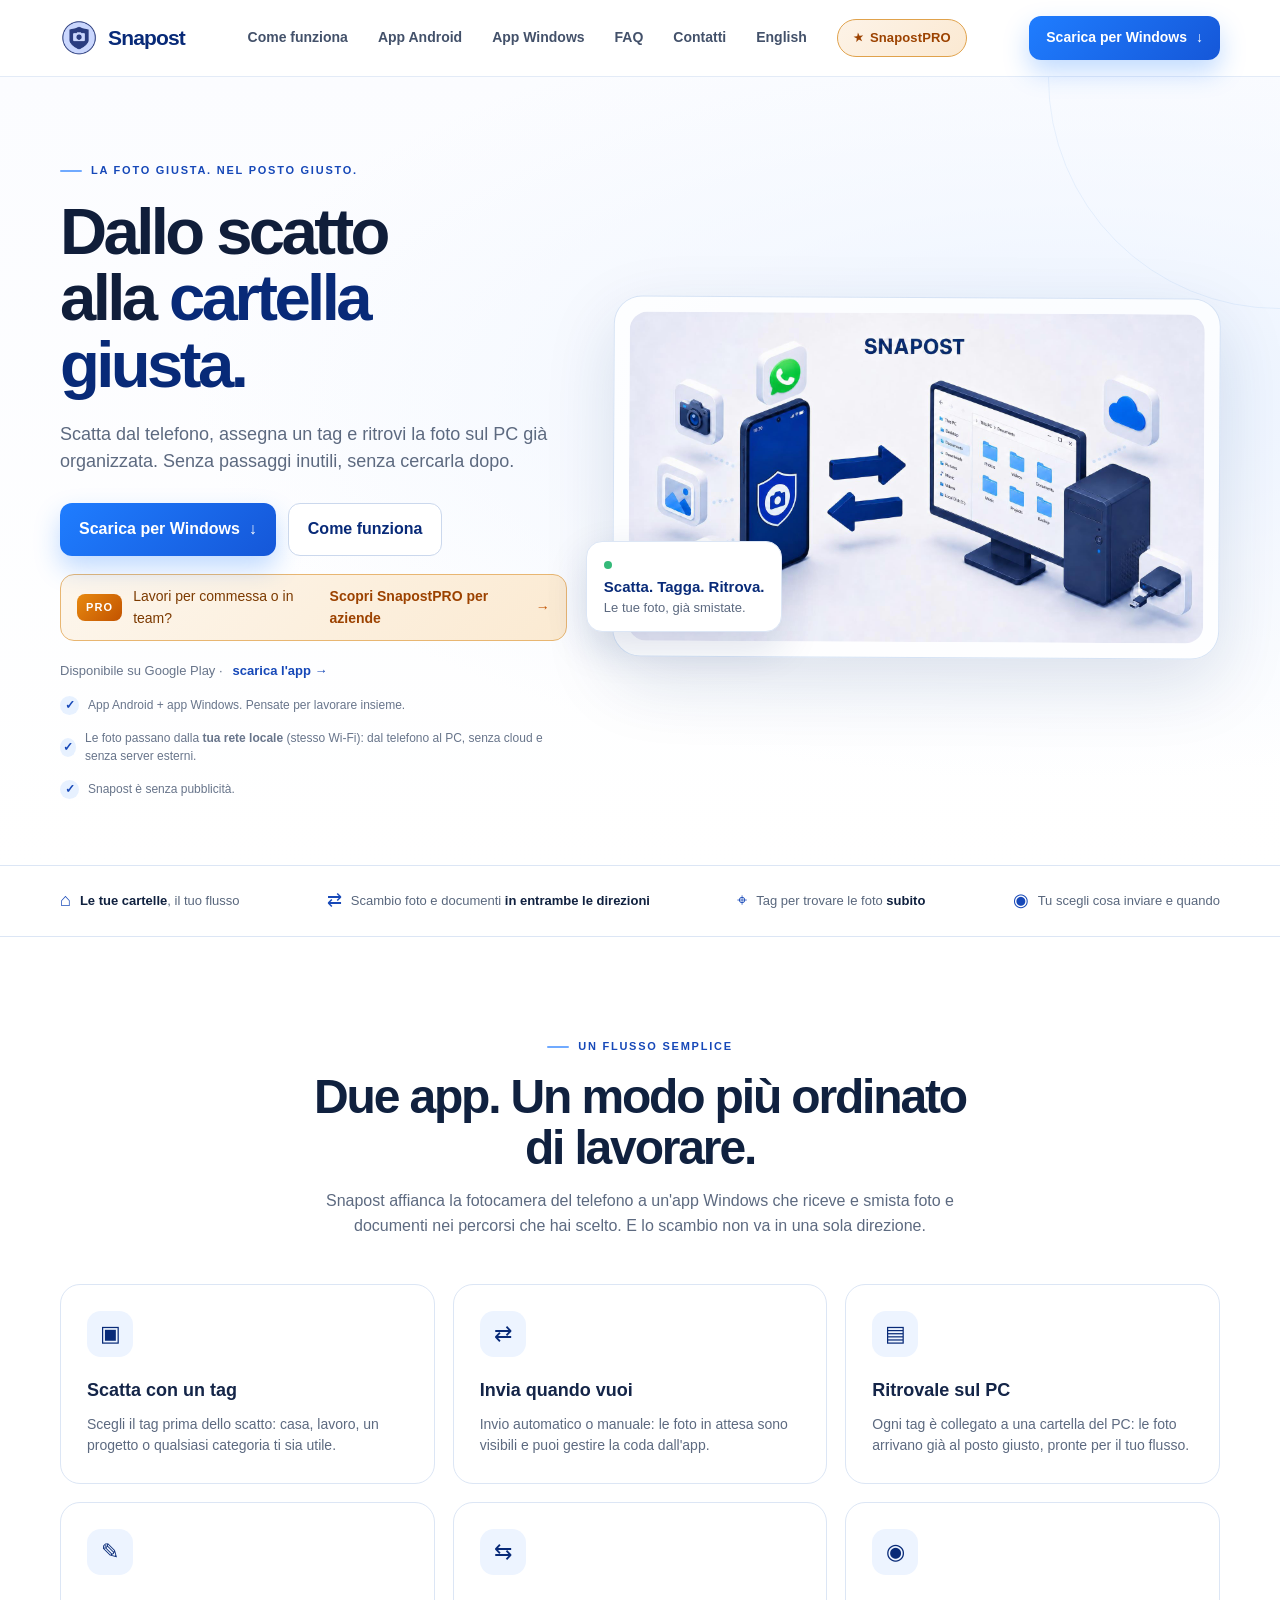
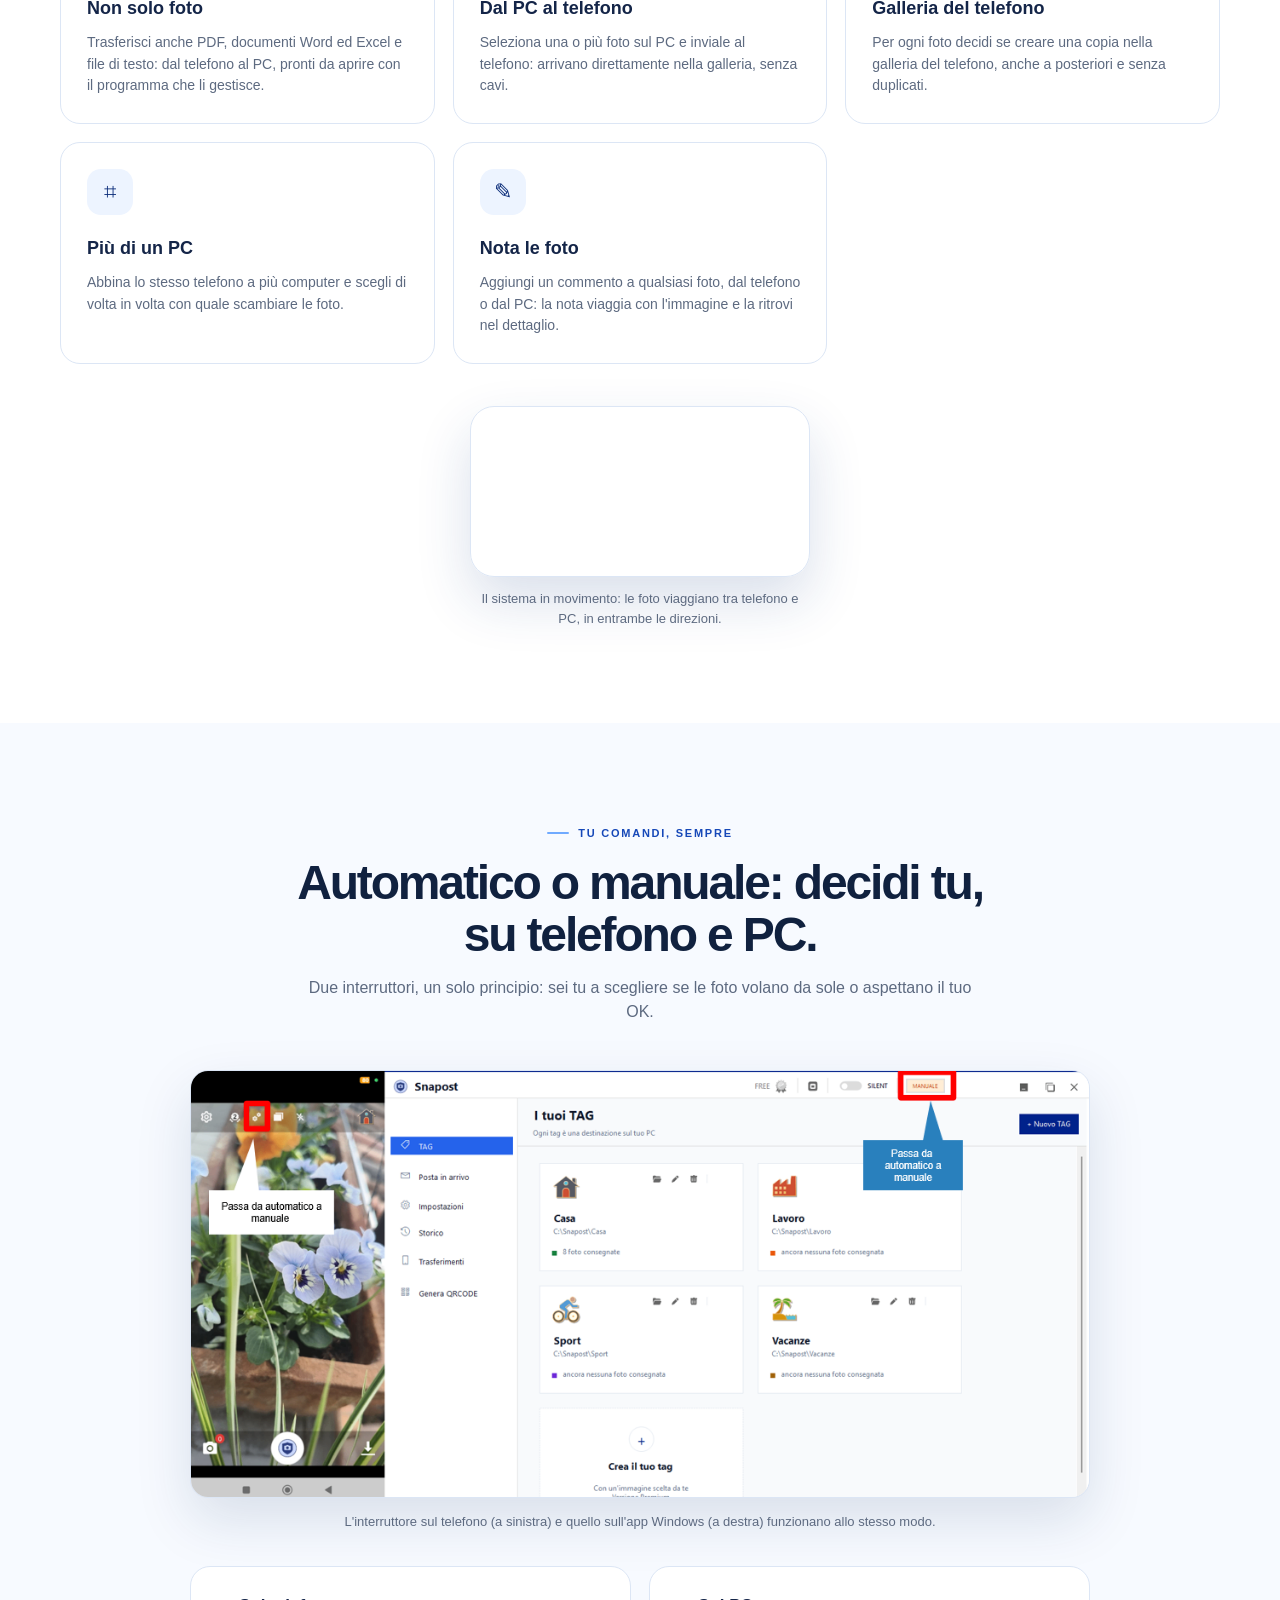
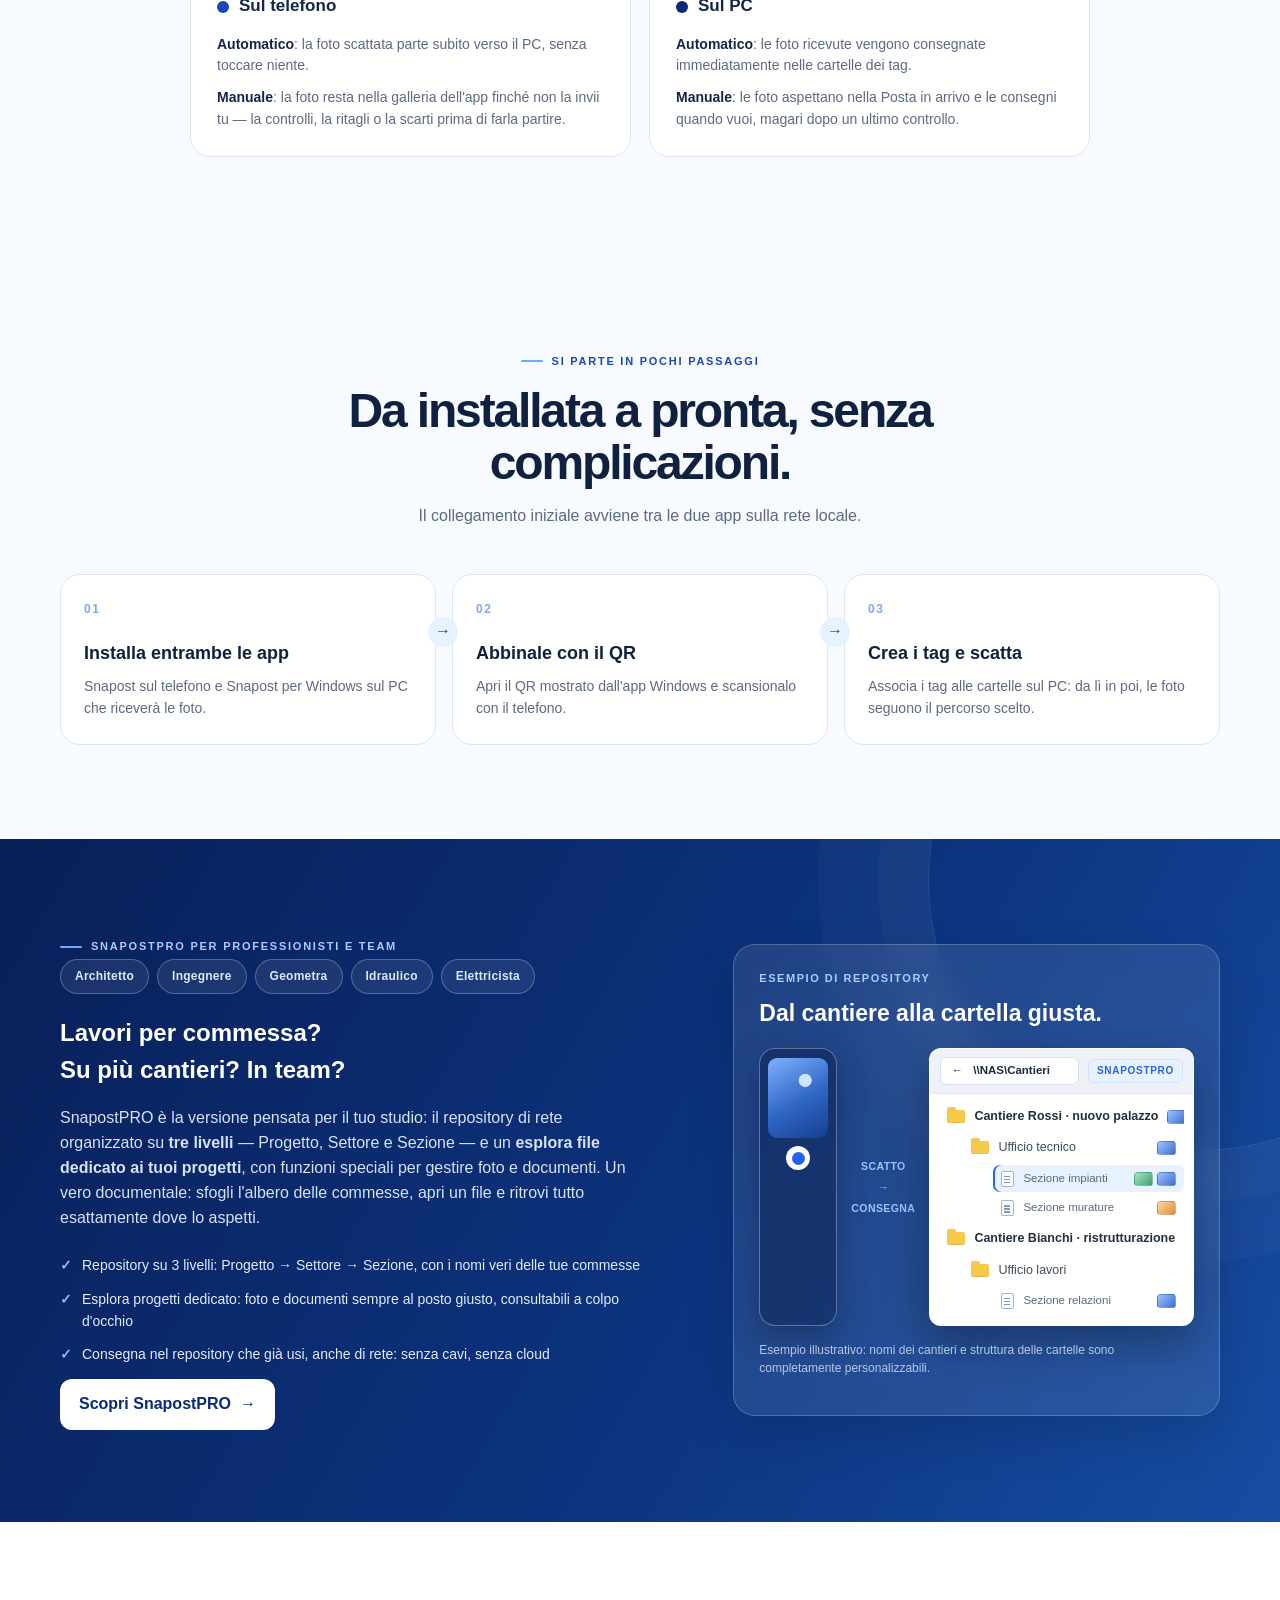
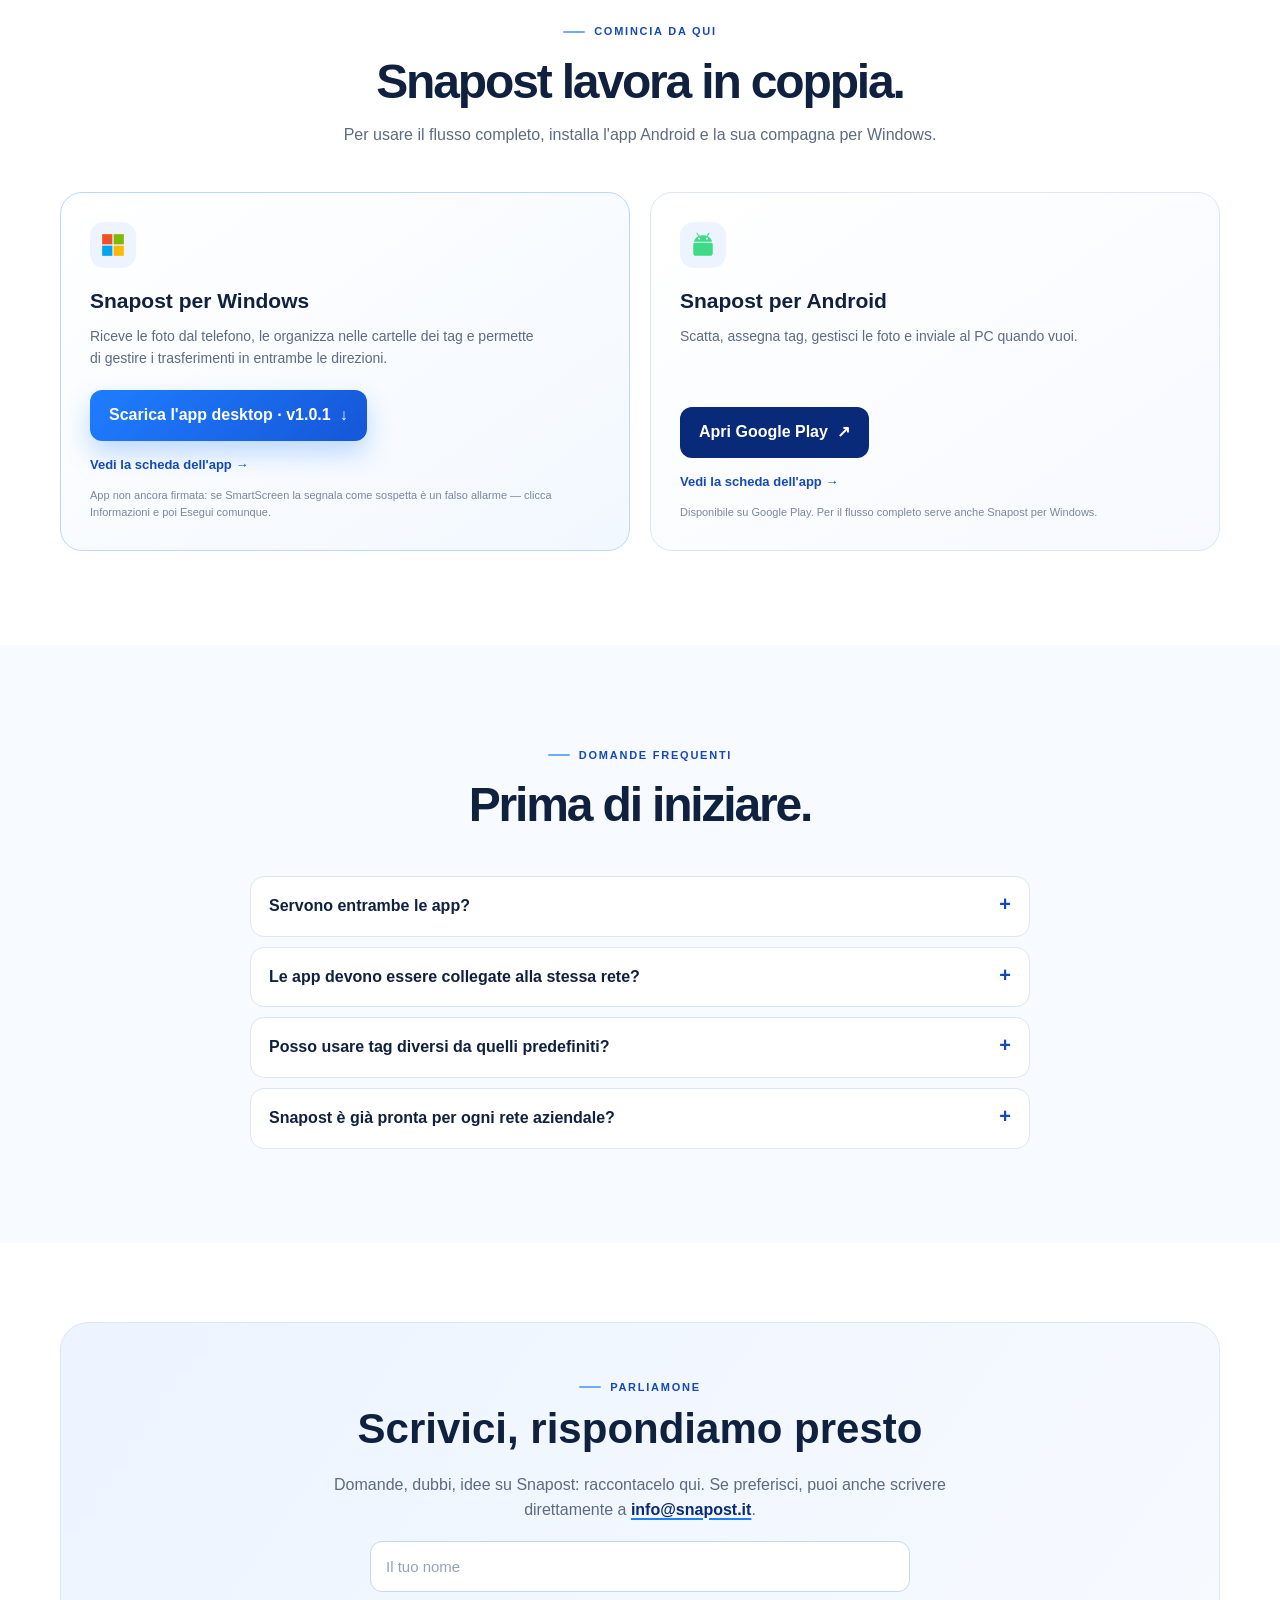
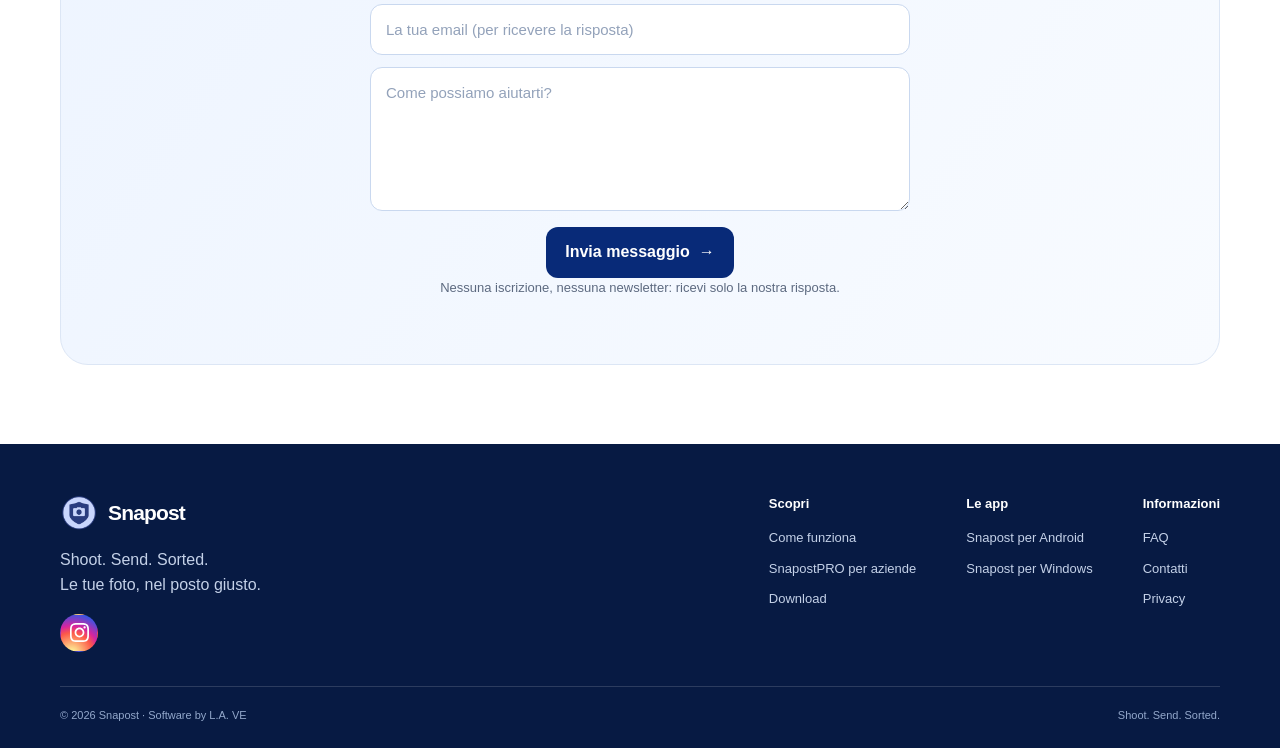
<file: index.html>
<!doctype html>
<html lang="it">
<head>
<meta charset="utf-8">
<meta name="viewport" content="width=device-width, initial-scale=1">
<meta name="theme-color" content="#f8faff">
<meta name="description" content="Snapost: scatta dal telefono, assegna un tag e ritrovi foto e documenti sul PC già organizzati nella cartella giusta. App Android + app Windows.">
<title>Snapost — Dallo scatto alla cartella giusta</title>
<link rel="icon" href="assets/snaposticona.png">
<link rel="stylesheet" href="assets/stile.css">
<link rel="stylesheet" href="assets/stile-pro.css">
<!-- GoatCounter: statistiche visite, privacy-friendly senza cookie -->
<script data-goatcounter="https://snapost.goatcounter.com/count"
        async src="//gc.zgo.at/count.js"></script>
</head>
<body>
<header class="topbar">
  <div class="container nav">
    <a class="brand" href="index.html" aria-label="Snapost home"><img src="assets/snaposticona.png" alt=""><span>Snapost</span></a>
    <nav class="navlinks" id="navlinks" aria-label="Navigazione principale">
      <a href="#funziona">Come funziona</a><a href="android.html">App Android</a><a href="windows.html">App Windows</a><a href="#faq">FAQ</a><a href="#contatti">Contatti</a><a href="en.html" lang="en">English</a><a class="pro-pill" href="pro/index.html"><span class="pro-star" aria-hidden="true">★</span>SnapostPRO</a>
    </nav>
    <a class="nav-cta btn windows" href="#download">Scarica per Windows <span aria-hidden="true">↓</span></a>
    <button class="menu-toggle" id="menuToggle" aria-label="Apri menu" aria-expanded="false">☰</button>
  </div>
</header>
<main>
<section class="hero" id="home">
  <div class="container hero-grid">
    <div class="reveal">
      <div class="eyebrow">La foto giusta. Nel posto giusto.</div>
      <h1>Dallo scatto<br>alla <span>cartella giusta.</span></h1>
      <p class="hero-copy">Scatta dal telefono, assegna un tag e ritrovi la foto sul PC già organizzata. Senza passaggi inutili, senza cercarla dopo.</p>
      <div class="hero-actions">
        <a class="btn windows" href="#download">Scarica per Windows <span aria-hidden="true">↓</span></a>
        <a class="btn secondary" href="#funziona">Come funziona</a>
      </div>
      <a class="pro-banner" href="pro/index.html"><span class="pro-banner-badge">PRO</span>Lavori per commessa o in team? <strong>Scopri SnapostPRO per aziende</strong><span class="pro-arrow" aria-hidden="true">→</span></a>
      <div class="hero-store"><span>Disponibile su Google Play ·</span> <a href="https://play.google.com/store/apps/details?id=com.snapost.app" target="_blank" rel="noopener">scarica l'app →</a></div>
      <div class="hero-note"><span class="check">✓</span> App Android + app Windows. Pensate per lavorare insieme.</div>
      <div class="hero-note"><span class="check">✓</span><span>Le foto passano dalla <strong>tua rete locale</strong> (stesso Wi-Fi): dal telefono al PC, senza cloud e senza server esterni.</span></div>
      <div class="hero-note"><span class="check">✓</span> Snapost è senza pubblicità.</div>
    </div>
    <div class="hero-art reveal">
      <div class="art-card"><img src="assets/ecosistema.jpg" alt="Snapost collega telefono e PC per organizzare e trasferire le foto"></div>
      <div class="art-float"><span class="tiny-dot"></span><strong>Scatta. Tagga. Ritrova.</strong>Le tue foto, già smistate.</div>
    </div>
  </div>
</section>
<div class="proof"><div class="container proof-row"><div class="proof-item"><span class="proof-icon">⌂</span><span><strong>Le tue cartelle</strong>, il tuo flusso</span></div><div class="proof-item"><span class="proof-icon">⇄</span><span>Scambio foto e documenti <strong>in entrambe le direzioni</strong></span></div><div class="proof-item"><span class="proof-icon">⌖</span><span>Tag per trovare le foto <strong>subito</strong></span></div><div class="proof-item"><span class="proof-icon">◉</span><span>Tu scegli cosa inviare e quando</span></div></div></div>
<section class="section" id="funziona">
  <div class="container">
    <div class="section-head reveal"><div class="eyebrow">Un flusso semplice</div><h2>Due app. Un modo più ordinato di lavorare.</h2><p>Snapost affianca la fotocamera del telefono a un'app Windows che riceve e smista foto e documenti nei percorsi che hai scelto. E lo scambio non va in una sola direzione.</p></div>
    <div class="feature-grid">
      <article class="feature-card reveal"><div class="feature-icon">▣</div><h3>Scatta con un tag</h3><p>Scegli il tag prima dello scatto: casa, lavoro, un progetto o qualsiasi categoria ti sia utile.</p></article>
      <article class="feature-card reveal"><div class="feature-icon">⇄</div><h3>Invia quando vuoi</h3><p>Invio automatico o manuale: le foto in attesa sono visibili e puoi gestire la coda dall'app.</p></article>
      <article class="feature-card reveal"><div class="feature-icon">▤</div><h3>Ritrovale sul PC</h3><p>Ogni tag è collegato a una cartella del PC: le foto arrivano già al posto giusto, pronte per il tuo flusso.</p></article>
      <article class="feature-card reveal"><div class="feature-icon">✎</div><h3>Non solo foto</h3><p>Trasferisci anche PDF, documenti Word ed Excel e file di testo: dal telefono al PC, pronti da aprire con il programma che li gestisce.</p></article>
      <article class="feature-card reveal"><div class="feature-icon">⇆</div><h3>Dal PC al telefono</h3><p>Seleziona una o più foto sul PC e inviale al telefono: arrivano direttamente nella galleria, senza cavi.</p></article>
      <article class="feature-card reveal"><div class="feature-icon">◉</div><h3>Galleria del telefono</h3><p>Per ogni foto decidi se creare una copia nella galleria del telefono, anche a posteriori e senza duplicati.</p></article>
      <article class="feature-card reveal"><div class="feature-icon">⌗</div><h3>Più di un PC</h3><p>Abbina lo stesso telefono a più computer e scegli di volta in volta con quale scambiare le foto.</p></article>
      <article class="feature-card reveal"><div class="feature-icon">✎</div><h3>Nota le foto</h3><p>Aggiungi un commento a qualsiasi foto, dal telefono o dal PC: la nota viaggia con l'immagine e la ritrovi nel dettaglio.</p></article>
    </div>
    <figure class="eco-demo reveal">
      <video src="assets/snapost-ecosistema-demo.mp4" autoplay muted loop playsinline preload="metadata" aria-label="Il sistema Snapost in movimento: il telefono e i PC si scambiano le foto"></video>
      <figcaption>Il sistema in movimento: le foto viaggiano tra telefono e PC, in entrambe le direzioni.</figcaption>
    </figure>
  </div>
</section>
<section class="section switch-section" id="automatico-manuale">
  <div class="container">
    <div class="section-head reveal"><div class="eyebrow">Tu comandi, sempre</div><h2>Automatico o manuale: decidi tu, su telefono e PC.</h2><p>Due interruttori, un solo principio: sei tu a scegliere se le foto volano da sole o aspettano il tuo OK.</p></div>
    <figure class="switch-shot reveal">
      <img src="assets/switch-auto-manuale.png" alt="Il telefono e l'app Windows di Snapost con evidenziati gli interruttori automatico/manuale" loading="lazy">
      <figcaption>L'interruttore sul telefono (a sinistra) e quello sull'app Windows (a destra) funzionano allo stesso modo.</figcaption>
    </figure>
    <div class="switch-explain">
      <article class="switch-card reveal">
        <h3><span class="switch-dot phone"></span>Sul telefono</h3>
        <p><strong>Automatico</strong>: la foto scattata parte subito verso il PC, senza toccare niente.</p>
        <p><strong>Manuale</strong>: la foto resta nella galleria dell'app finché non la invii tu — la controlli, la ritagli o la scarti prima di farla partire.</p>
      </article>
      <article class="switch-card reveal">
        <h3><span class="switch-dot pc"></span>Sul PC</h3>
        <p><strong>Automatico</strong>: le foto ricevute vengono consegnate immediatamente nelle cartelle dei tag.</p>
        <p><strong>Manuale</strong>: le foto aspettano nella Posta in arrivo e le consegni quando vuoi, magari dopo un ultimo controllo.</p>
      </article>
    </div>
  </div>
</section>
<section class="section steps-section">
  <div class="container">
    <div class="section-head reveal"><div class="eyebrow">Si parte in pochi passaggi</div><h2>Da installata a pronta, senza complicazioni.</h2><p>Il collegamento iniziale avviene tra le due app sulla rete locale.</p></div>
    <div class="steps">
      <article class="step reveal"><h3>Installa entrambe le app</h3><p>Snapost sul telefono e Snapost per Windows sul PC che riceverà le foto.</p></article>
      <article class="step reveal"><h3>Abbinale con il QR</h3><p>Apri il QR mostrato dall'app Windows e scansionalo con il telefono.</p></article>
      <article class="step reveal"><h3>Crea i tag e scatta</h3><p>Associa i tag alle cartelle sul PC: da lì in poi, le foto seguono il percorso scelto.</p></article>
    </div>
  </div>
</section>
<section class="business" id="aziende">
  <div class="container business-grid">
    <div class="reveal">
      <div class="eyebrow">SnapostPRO per professionisti e team</div>
      <div class="prof-chips"><span>Architetto</span><span>Ingegnere</span><span>Geometra</span><span>Idraulico</span><span>Elettricista</span></div>
      <h2>Lavori per commessa?<br>Su più cantieri? In team?</h2>
      <p>SnapostPRO è la versione pensata per il tuo studio: il repository di rete organizzato su <strong>tre livelli</strong> — Progetto, Settore e Sezione — e un <strong>esplora file dedicato ai tuoi progetti</strong>, con funzioni speciali per gestire foto e documenti. Un vero documentale: sfogli l'albero delle commesse, apri un file e ritrovi tutto esattamente dove lo aspetti.</p>
      <ul class="business-points"><li>Repository su 3 livelli: Progetto → Settore → Sezione, con i nomi veri delle tue commesse</li><li>Esplora progetti dedicato: foto e documenti sempre al posto giusto, consultabili a colpo d'occhio</li><li>Consegna nel repository che già usi, anche di rete: senza cavi, senza cloud</li></ul>
      <a class="btn primary" href="pro/index.html">Scopri SnapostPRO <span>→</span></a>
    </div>
    <div class="case-card reveal">
      <div class="case-label">Esempio di repository</div><h3>Dal cantiere alla cartella giusta.</h3>
      <div class="team-scene">
        <div class="scene-phone" aria-hidden="true"><div class="scene-shot"></div><div class="scene-snap"></div></div>
        <div class="scene-link" aria-hidden="true"><span>scatto</span>→<span>consegna</span></div>
        <div class="tree">
          <div class="tree-head"><span class="crumb">←&nbsp;&nbsp;<b>\\NAS\Cantieri</b></span><span class="snap-badge">SnapostPRO</span></div>
          <div class="tree-body">
            <div class="tree-row lvl1"><i class="folder"></i>Cantiere Rossi · nuovo palazzo<span class="meta"><i class="thumb"></i><i class="thumb t2"></i></span></div>
            <div class="tree-row lvl2"><i class="folder"></i>Ufficio tecnico<span class="meta"><i class="thumb"></i></span></div>
            <div class="tree-row lvl3 sel"><i class="docfile"></i>Sezione impianti<span class="meta"><i class="thumb t3"></i><i class="thumb"></i></span></div>
            <div class="tree-row lvl3"><i class="docfile"></i>Sezione murature<span class="meta"><i class="thumb t2"></i></span></div>
            <div class="tree-row lvl1"><i class="folder"></i>Cantiere Bianchi · ristrutturazione<span class="meta"><i class="thumb t2"></i></span></div>
            <div class="tree-row lvl2"><i class="folder"></i>Ufficio lavori<span class="meta"></span></div>
            <div class="tree-row lvl3"><i class="docfile"></i>Sezione relazioni<span class="meta"><i class="thumb"></i></span></div>
          </div>
        </div>
      </div>
      <p class="note-small">Esempio illustrativo: nomi dei cantieri e struttura delle cartelle sono completamente personalizzabili.</p>
    </div>
  </div>
</section>
<section class="section" id="download">
  <div class="container">
    <div class="section-head reveal"><div class="eyebrow">Comincia da qui</div><h2>Snapost lavora in coppia.</h2><p>Per usare il flusso completo, installa l'app Android e la sua compagna per Windows.</p></div>
    <div class="download-grid">
      <article class="download-card win reveal"><div class="feature-icon" aria-hidden="true"><svg width="26" height="26" viewBox="0 0 24 24"><rect x="2" y="2" width="9.4" height="9.4" fill="#F25022"/><rect x="12.6" y="2" width="9.4" height="9.4" fill="#7FBA00"/><rect x="2" y="12.6" width="9.4" height="9.4" fill="#00A4EF"/><rect x="12.6" y="12.6" width="9.4" height="9.4" fill="#FFB900"/></svg></div><h3>Snapost per Windows</h3><p>Riceve le foto dal telefono, le organizza nelle cartelle dei tag e permette di gestire i trasferimenti in entrambe le direzioni.</p><a class="btn windows" href="download/Snapost_Setup_1.0.1.0.exe" download data-goatcounter-click="download-snapost-windows" data-goatcounter-no-session="1">Scarica l'app desktop · v1.0.1 <span aria-hidden="true">↓</span></a><a class="more-link" href="windows.html">Vedi la scheda dell'app →</a><small>App non ancora firmata: se SmartScreen la segnala come sospetta è un falso allarme — clicca Informazioni e poi Esegui comunque.</small></article>
      <article class="download-card reveal"><div class="feature-icon" aria-hidden="true"><svg width="26" height="26" viewBox="0 0 24 24" fill="#3DDC84"><path d="M7.7 3.9 6 1.6c-.2-.2-.1-.5.1-.7.2-.2.5-.1.7.1l1.8 2.4c1-.3 2.1-.5 3.4-.5s2.4.2 3.4.5L17.2 1c.2-.2.5-.3.7-.1.2.2.3.5.1.7l-1.7 2.3c2.2 1.1 3.7 3 4 5.1H3.7c.3-2.1 1.8-4 4-5.1z"/><circle cx="8.4" cy="6.1" r="1" fill="#fff"/><circle cx="15.6" cy="6.1" r="1" fill="#fff"/><path d="M3 11.5c0-.8.7-1.5 1.5-1.5h15c.8 0 1.5.7 1.5 1.5v8c0 1.4-1.1 2.5-2.5 2.5h-13C4.1 22 3 20.9 3 19.5z"/></svg></div><h3>Snapost per Android</h3><p>Scatta, assegna tag, gestisci le foto e inviale al PC quando vuoi.</p><a class="btn primary" href="https://play.google.com/store/apps/details?id=com.snapost.app" target="_blank" rel="noopener">Apri Google Play <span aria-hidden="true">↗</span></a><a class="more-link" href="android.html">Vedi la scheda dell'app →</a><small>Disponibile su Google Play. Per il flusso completo serve anche Snapost per Windows.</small></article>
    </div>
  </div>
</section>
<section class="section faq" id="faq">
  <div class="container"><div class="section-head reveal"><div class="eyebrow">Domande frequenti</div><h2>Prima di iniziare.</h2></div>
    <div class="faq-list">
      <details class="faq-item reveal"><summary>Servono entrambe le app?</summary><p>Sì. L'app Windows è il punto di partenza di tutto: è lì che crei i tag, li associ alle cartelle e generi il QR per abbinare il telefono. L'app Android scatta e invia; l'app Windows riceve le foto e le smista nelle cartelle associate ai tag.</p></details>
      <details class="faq-item reveal"><summary>Le app devono essere collegate alla stessa rete?</summary><p>Il collegamento e il trasferimento standard avvengono sulla rete locale. Il PC deve essere acceso e l'app desktop avviata per ricevere le foto.</p></details>
      <details class="faq-item reveal"><summary>Posso usare tag diversi da quelli predefiniti?</summary><p>Sì. I tag rappresentano le categorie e le destinazioni che ti sono utili: crei quelli che vuoi, con nome, icona e cartella a scelta. Snapost è freemium: la versione gratuita include 4 tag; passando a Premium (4,99 €, acquisto unico) ne crei quanti ne vuoi.</p></details>
      <details class="faq-item reveal"><summary>Snapost è già pronta per ogni rete aziendale?</summary><p>La compatibilità dipende dalla configurazione della rete e dalle policy IT: per un uso aziendale conviene verificare prima il contesto e i requisiti. In uscita SnapostPRO, configurabile su NAS per le aziende, con struttura multilivello e un'app di navigazione documentale dedicata.</p></details>
    </div>
  </div>
</section>
<section class="final-cta" id="contatti"><div class="container"><div class="final-box reveal"><div class="eyebrow">Parliamone</div><h2>Scrivici, rispondiamo presto</h2><p>Domande, dubbi, idee su Snapost: raccontacelo qui. Se preferisci, puoi anche scrivere direttamente a <a class="contact-mail-inline" href="mailto:info@snapost.it">info@snapost.it</a>.</p><form class="contact-form" action="https://formspree.io/f/mppwbywd" method="POST"><input type="text" name="nome" placeholder="Il tuo nome" required autocomplete="name"><input type="email" name="email" placeholder="La tua email (per ricevere la risposta)" required autocomplete="email"><textarea name="messaggio" rows="5" placeholder="Come possiamo aiutarti?" required></textarea><input type="hidden" name="_subject" value="Nuovo messaggio dal sito snapost.it"><input type="text" name="_gotcha" class="honeypot" tabindex="-1" autocomplete="off" aria-hidden="true"><button class="btn primary" type="submit">Invia messaggio <span>→</span></button></form><p class="form-note">Nessuna iscrizione, nessuna newsletter: ricevi solo la nostra risposta.</p></div></div></section>
</main>
<footer class="footer"><div class="container"><div class="footer-top"><div><a class="brand footer-brand" href="index.html"><img src="assets/snaposticona.png" alt=""><span>Snapost</span></a><p>Shoot. Send. Sorted.<br>Le tue foto, nel posto giusto.</p><div class="footer-social"><a class="ig" href="https://instagram.com/snapost.official" target="_blank" rel="noopener" aria-label="Instagram di Snapost"><svg viewBox="0 0 24 24" aria-hidden="true"><path d="M12 0C8.74 0 8.333.015 7.053.072 5.775.132 4.905.333 4.14.63c-.789.306-1.459.717-2.126 1.384S.935 3.35.63 4.14C.333 4.905.131 5.775.072 7.053.012 8.333 0 8.74 0 12s.015 3.667.072 4.947c.06 1.277.261 2.148.558 2.913.306.788.717 1.459 1.384 2.126.667.666 1.336 1.079 2.126 1.384.766.296 1.636.499 2.913.558C8.333 23.988 8.74 24 12 24s3.667-.015 4.947-.072c1.277-.06 2.148-.262 2.913-.558.788-.306 1.459-.718 2.126-1.384.666-.667 1.079-1.335 1.384-2.126.296-.765.499-1.636.558-2.913.06-1.28.072-1.687.072-4.947s-.015-3.667-.072-4.947c-.06-1.277-.262-2.149-.558-2.913-.306-.789-.718-1.459-1.384-2.126C21.319 1.347 20.651.935 19.86.63c-.765-.297-1.636-.499-2.913-.558C15.667.012 15.26 0 12 0zm0 2.16c3.203 0 3.585.016 4.85.071 1.17.055 1.805.249 2.227.415.562.217.96.477 1.382.896.419.42.679.819.896 1.381.164.422.36 1.057.413 2.227.057 1.266.07 1.646.07 4.85s-.015 3.585-.074 4.85c-.061 1.17-.256 1.805-.421 2.227-.224.562-.479.96-.899 1.382-.419.419-.824.679-1.38.896-.42.164-1.065.36-2.235.413-1.274.057-1.649.07-4.859.07-3.211 0-3.586-.015-4.859-.074-1.171-.061-1.816-.256-2.236-.421-.569-.224-.96-.479-1.379-.899-.421-.419-.69-.824-.9-1.38-.165-.42-.359-1.065-.42-2.235-.045-1.26-.061-1.649-.061-4.844 0-3.196.016-3.586.061-4.861.061-1.17.255-1.814.42-2.234.21-.57.479-.96.9-1.381.419-.419.81-.689 1.379-.898.42-.166 1.051-.361 2.221-.421 1.275-.045 1.65-.06 4.859-.06l.045.03zm0 3.678c-3.405 0-6.162 2.76-6.162 6.162 0 3.405 2.76 6.162 6.162 6.162 3.405 0 6.162-2.76 6.162-6.162 0-3.405-2.76-6.162-6.162-6.162zM12 16c-2.21 0-4-1.79-4-4s1.79-4 4-4 4 1.79 4 4-1.79 4-4 4zm7.846-10.405c0 .795-.646 1.44-1.44 1.44-.795 0-1.44-.646-1.44-1.44 0-.794.646-1.439 1.44-1.439.793-.001 1.44.645 1.44 1.439z"/></svg></a></div></div><div class="footer-links"><div class="footer-col"><strong>Scopri</strong><a href="#funziona">Come funziona</a><a href="pro/index.html">SnapostPRO per aziende</a><a href="#download">Download</a></div><div class="footer-col"><strong>Le app</strong><a href="android.html">Snapost per Android</a><a href="windows.html">Snapost per Windows</a></div><div class="footer-col"><strong>Informazioni</strong><a href="#faq">FAQ</a><a href="#contatti">Contatti</a><a href="privacy.html">Privacy</a></div></div></div><div class="footer-bottom"><span>© 2026 Snapost · Software by L.A. VE</span><span>Shoot. Send. Sorted.</span></div></div></footer>
<script src="assets/sito.js"></script>
</body>
</html>
</file>
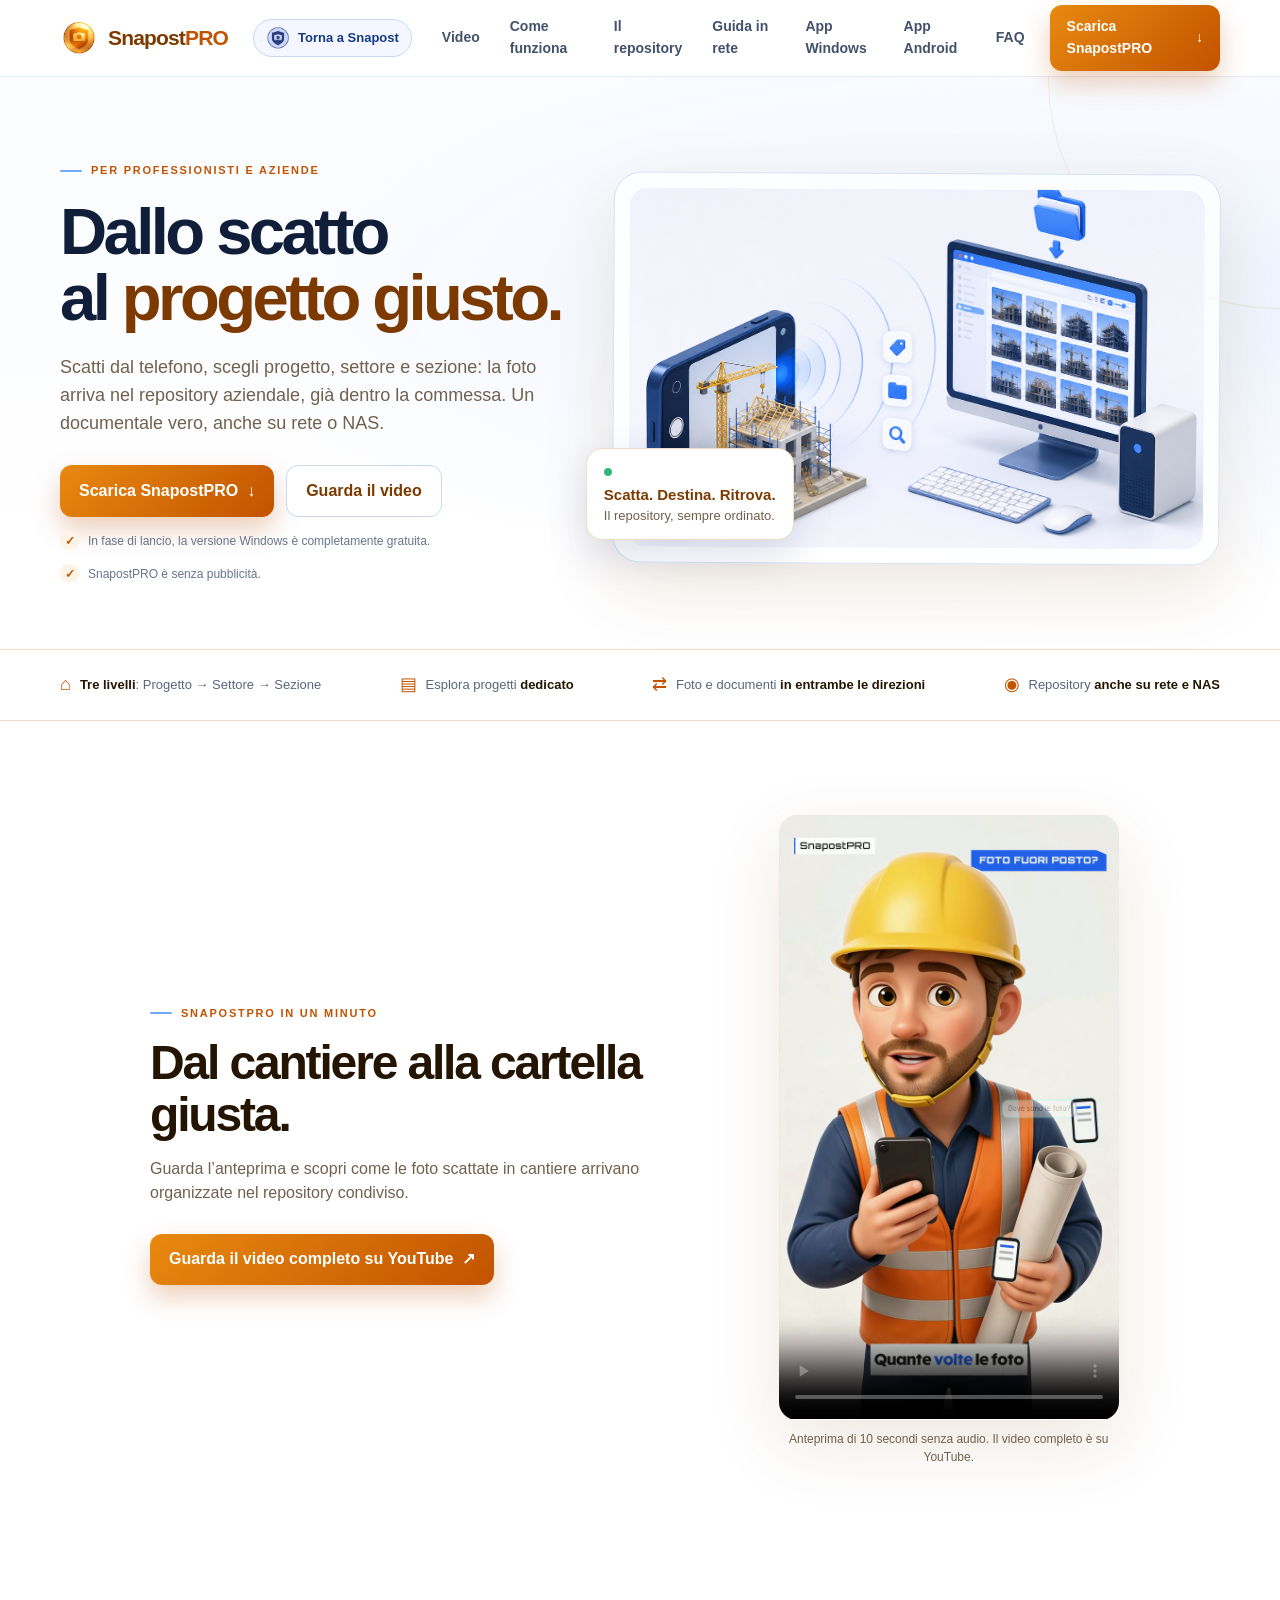
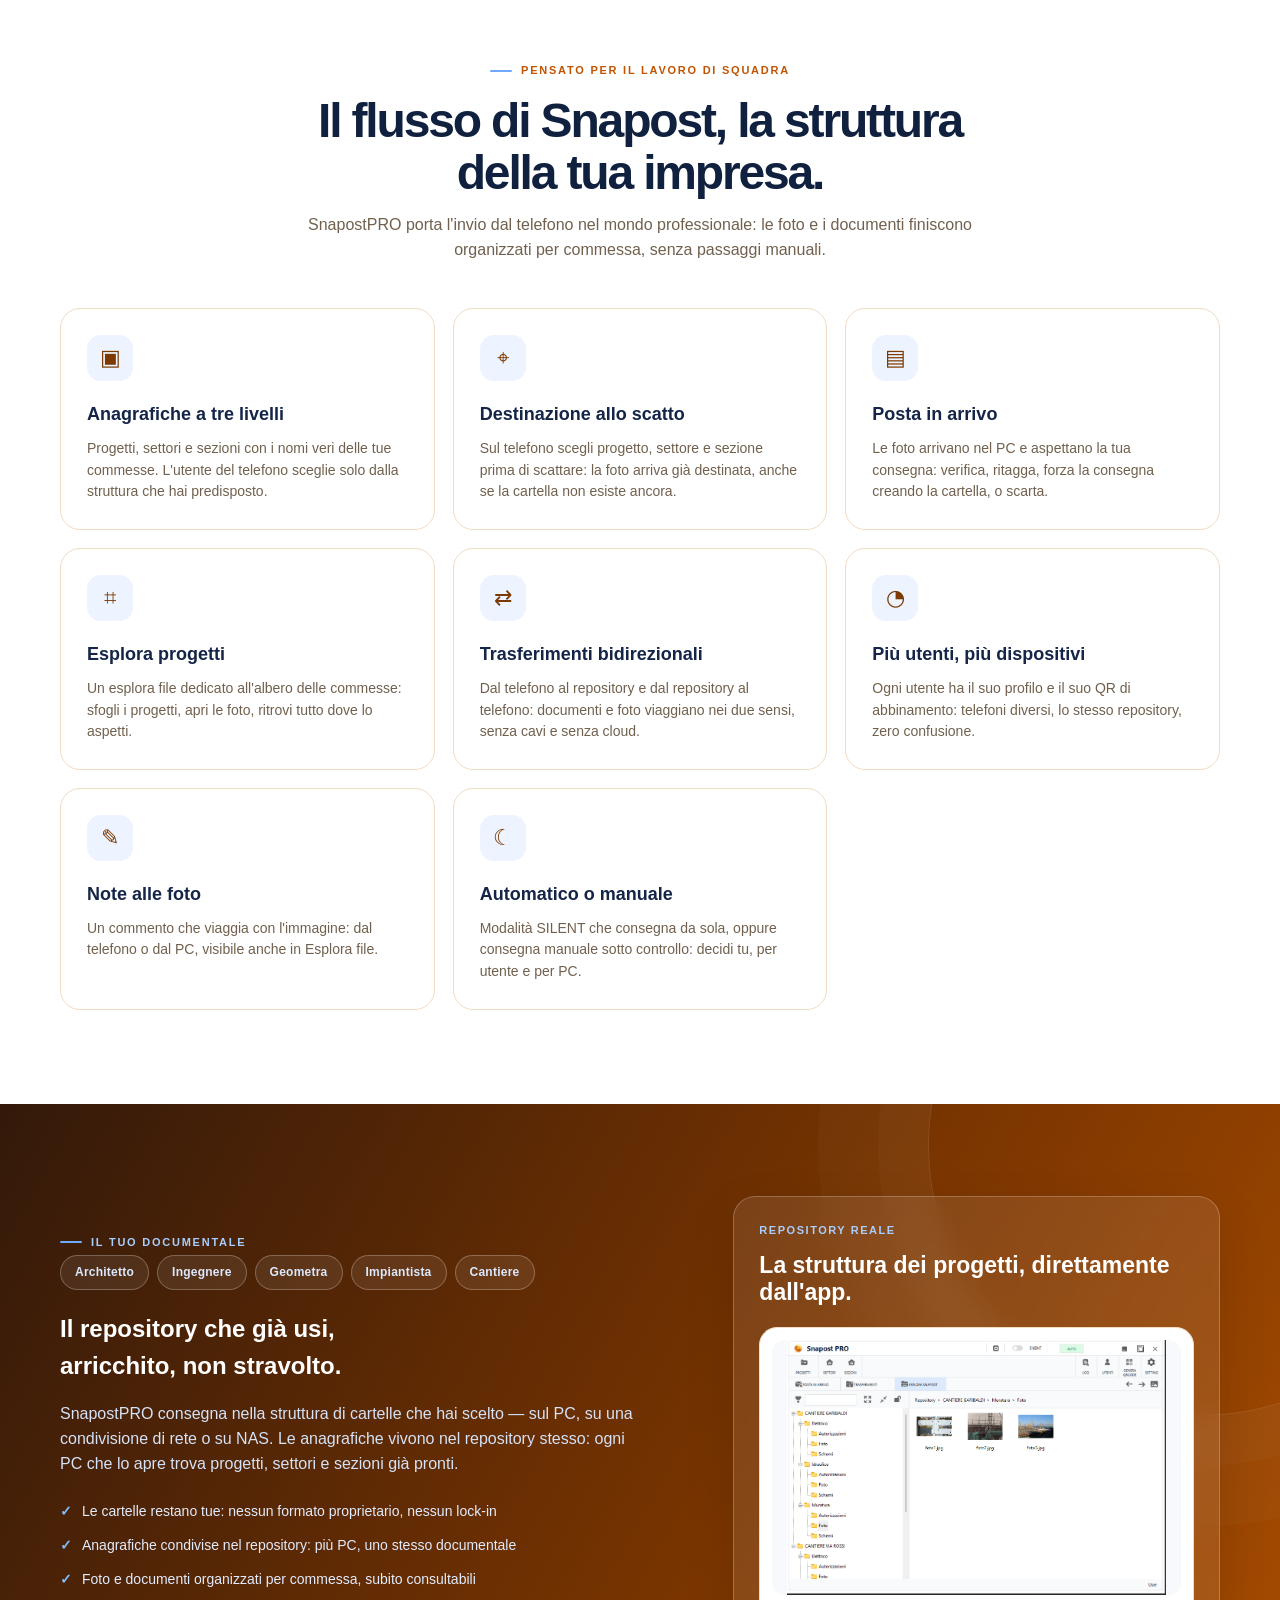
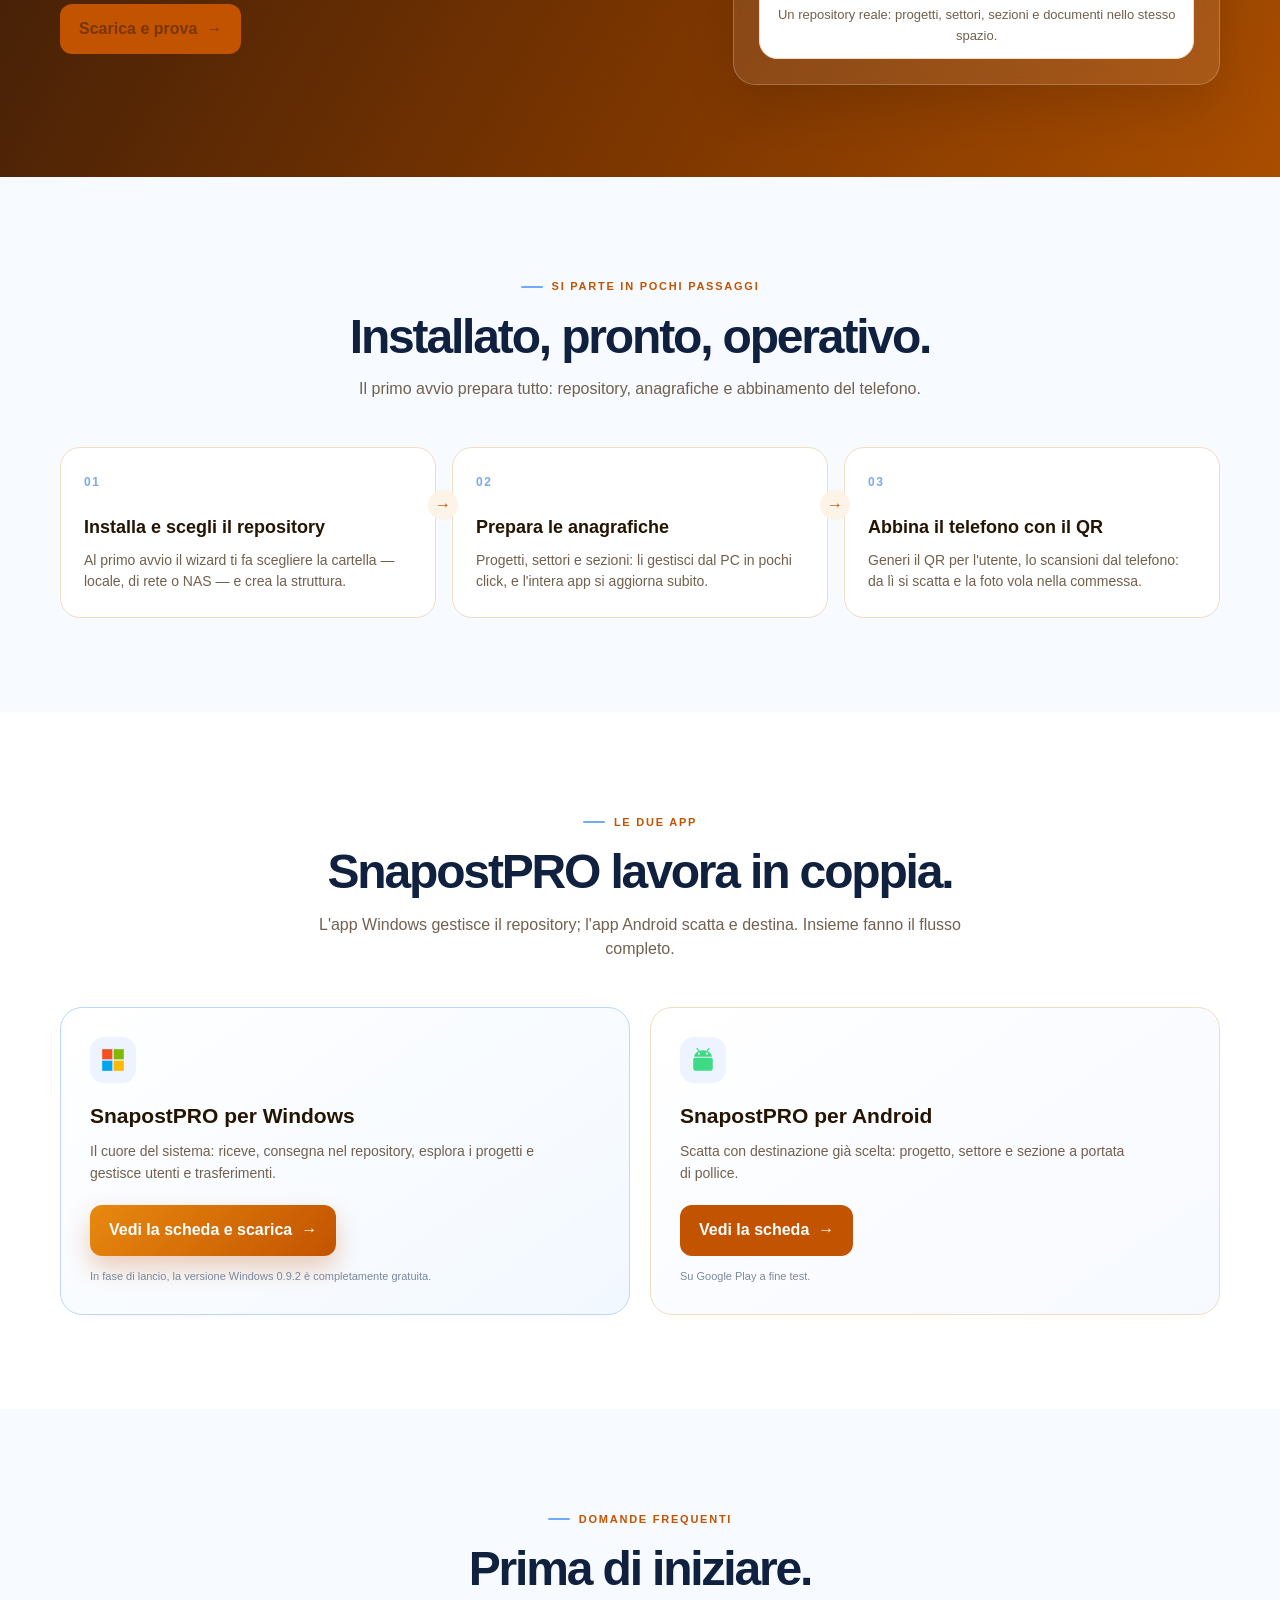
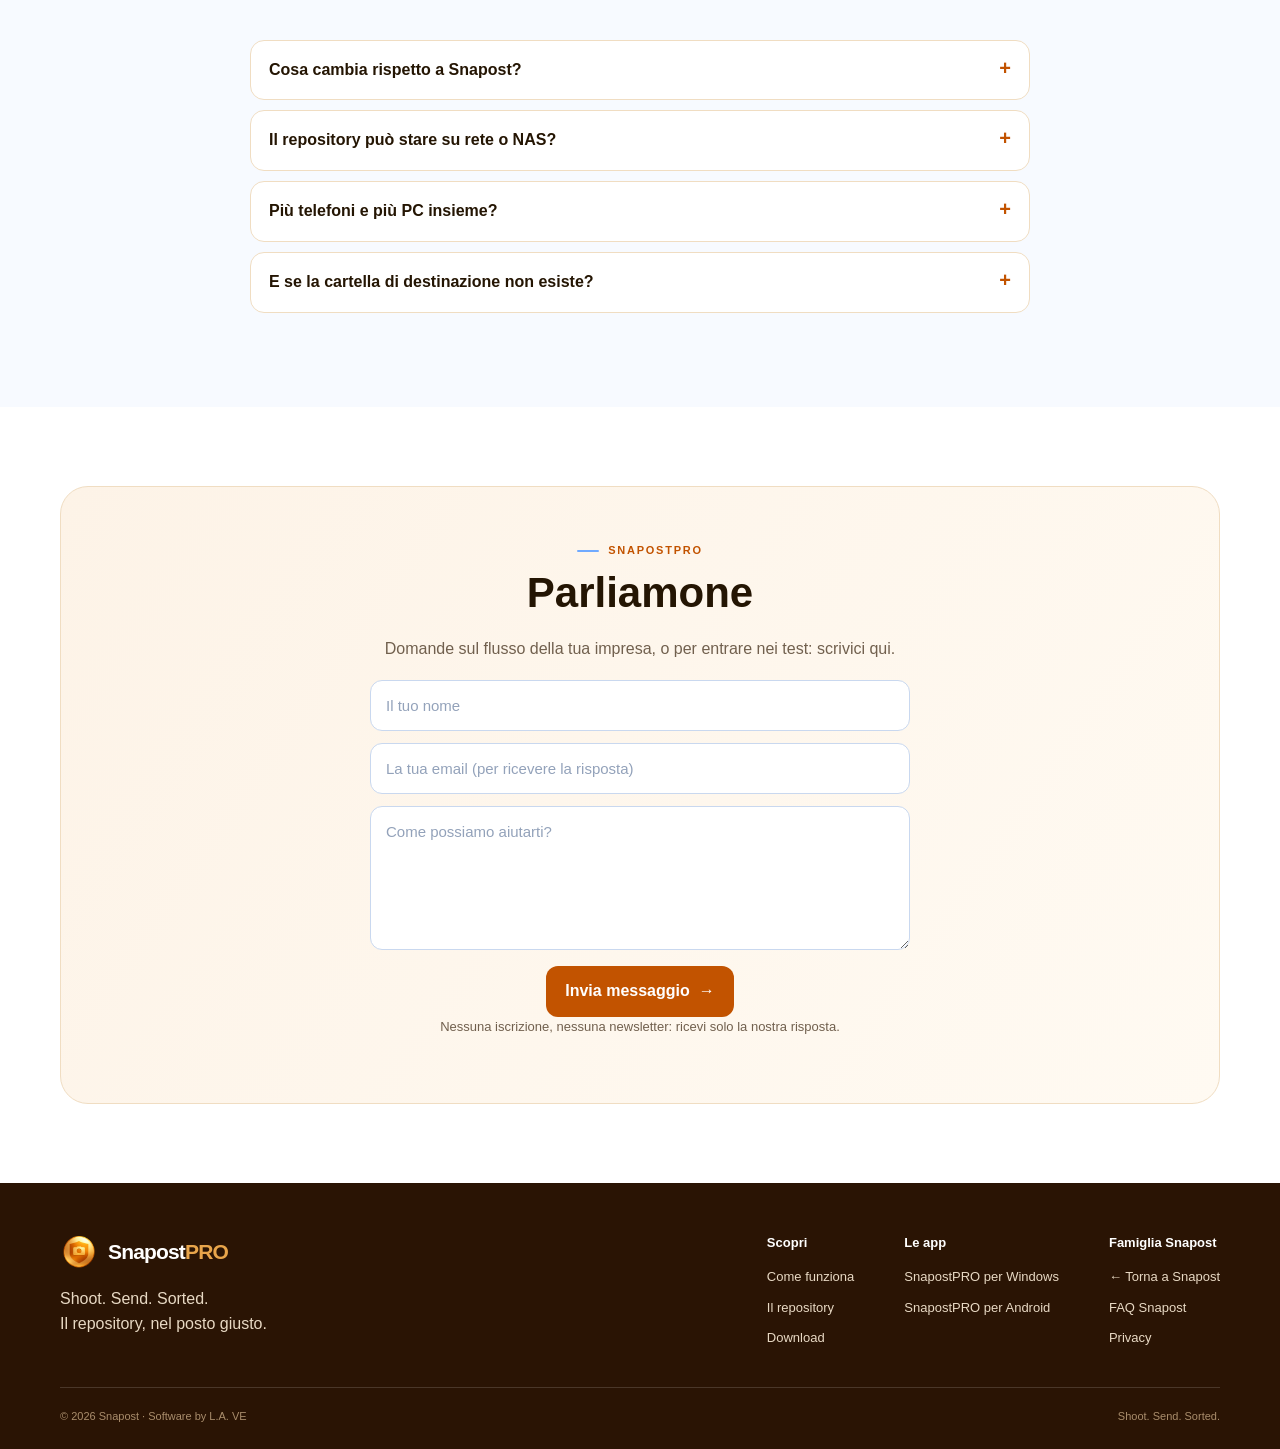
<file: pro/index.html>
<!doctype html>
<html lang="it">
<head>
<meta charset="utf-8">
<meta name="viewport" content="width=device-width, initial-scale=1">
<meta name="robots" content="noindex, nofollow">
<meta name="theme-color" content="#fff7ec">
<meta name="description" content="SnapostPRO: il repository aziendale organizzato su tre livelli — Progetto, Settore, Sezione — con l'esplora progetti dedicato.">
<title>SnapostPRO — Dallo scatto al progetto giusto</title>
<link rel="icon" href="../assets/snaposticona_gold.png">
<link rel="stylesheet" href="../assets/stile.css">
<link rel="stylesheet" href="../assets/stile-pro.css">
<!-- GoatCounter: statistiche visite, privacy-friendly senza cookie -->
<script data-goatcounter="https://snapost.goatcounter.com/count"
        async src="//gc.zgo.at/count.js"></script>
</head>
<body class="pro">
<header class="topbar">
  <div class="container nav">
    <a class="brand" href="index.html" aria-label="SnapostPRO home"><img src="../assets/snaposticona_gold.png" alt=""><span>Snapost<span style="color:#c25300">PRO</span></span></a>
    <nav class="navlinks" id="navlinks" aria-label="Navigazione principale">
      <a class="snapost-return" href="../index.html" title="Torna a Snapost"><img src="../assets/snaposticona.png" alt=""><span>Torna a Snapost</span></a><a href="#video">Video</a><a href="#funziona">Come funziona</a><a href="#repository">Il repository</a><a href="guida.html">Guida in rete</a><a href="windows.html">App Windows</a><a href="android.html">App Android</a><a href="#faq">FAQ</a>
    </nav>
    <a class="nav-cta btn windows" href="windows.html#download">Scarica SnapostPRO <span aria-hidden="true">↓</span></a>
    <button class="menu-toggle" id="menuToggle" aria-label="Apri menu" aria-expanded="false">☰</button>
  </div>
</header>
<main>
<section class="hero" id="home">
  <div class="container hero-grid">
    <div class="reveal">
      <div class="eyebrow">Per professionisti e aziende</div>
      <h1>Dallo scatto<br>al <span>progetto giusto.</span></h1>
      <p class="hero-copy">Scatti dal telefono, scegli progetto, settore e sezione: la foto arriva nel repository aziendale, già dentro la commessa. Un documentale vero, anche su rete o NAS.</p>
      <div class="hero-actions">
        <a class="btn windows" href="windows.html#download">Scarica SnapostPRO <span aria-hidden="true">↓</span></a>
        <a class="btn secondary" href="#video">Guarda il video</a>
      </div>
      <div class="hero-note"><span class="check">✓</span> In fase di lancio, la versione Windows è completamente gratuita.</div>
      <div class="hero-note"><span class="check">✓</span> SnapostPRO è senza pubblicità.</div>
    </div>
    <div class="hero-art reveal">
      <div class="art-card"><a href="../assets/im_alto_blu.png" target="_blank" rel="noopener" aria-label="Apri ingrandita l'illustrazione di SnapostPRO"><img src="../assets/im_alto_blu.png" alt="Dal cantiere al repository SnapostPRO" style="width:100%;aspect-ratio:16/10;object-fit:cover;border-radius:18px;display:block"></a></div>
      <div class="art-float"><span class="tiny-dot"></span><strong>Scatta. Destina. Ritrova.</strong>Il repository, sempre ordinato.</div>
    </div>
  </div>
</section>
<div class="proof"><div class="container proof-row"><div class="proof-item"><span class="proof-icon">⌂</span><span><strong>Tre livelli</strong>: Progetto → Settore → Sezione</span></div><div class="proof-item"><span class="proof-icon">▤</span><span>Esplora progetti <strong>dedicato</strong></span></div><div class="proof-item"><span class="proof-icon">⇄</span><span>Foto e documenti <strong>in entrambe le direzioni</strong></span></div><div class="proof-item"><span class="proof-icon">◉</span><span>Repository <strong>anche su rete e NAS</strong></span></div></div></div>
<section class="section" id="video">
  <div class="container demo-grid">
    <div class="demo-copy reveal">
      <div class="eyebrow">SnapostPRO in un minuto</div>
      <h2>Dal cantiere alla cartella giusta.</h2>
      <p>Guarda l’anteprima e scopri come le foto scattate in cantiere arrivano organizzate nel repository condiviso.</p>
      <a class="btn windows" href="https://www.youtube.com/shorts/lCrAruhmApg" target="_blank" rel="noopener">Guarda il video completo su YouTube <span aria-hidden="true">↗</span></a>
    </div>
    <div class="reveal">
      <div class="video-slot vertical">
        <video id="snapostpro-preview" muted playsinline controls preload="none" poster="../assets/snapostpro-anteprima.jpg" aria-label="Anteprima di 10 secondi del video SnapostPRO">
          <source src="../assets/video_snapostpro_anteprima.mp4" type="video/mp4">
          Il browser non supporta la riproduzione video.
        </video>
        <p class="demo-video-note">Anteprima di 10 secondi senza audio. Il video completo è su YouTube.</p>
        <script>
          (() => {
            const preview = document.getElementById('snapostpro-preview');
            if (!preview || !('IntersectionObserver' in window)) return;
            const observer = new IntersectionObserver(entries => {
              if (entries.some(entry => entry.isIntersecting)) {
                preview.play().catch(() => {});
                observer.disconnect();
              }
            }, { threshold: 0.5 });
            observer.observe(preview);
          })();
        </script>
      </div>
    </div>
  </div>
</section>
<section class="section" id="funziona">
  <div class="container">
    <div class="section-head reveal"><div class="eyebrow">Pensato per il lavoro di squadra</div><h2>Il flusso di Snapost, la struttura della tua impresa.</h2><p>SnapostPRO porta l'invio dal telefono nel mondo professionale: le foto e i documenti finiscono organizzati per commessa, senza passaggi manuali.</p></div>
    <div class="feature-grid">
      <article class="feature-card reveal"><div class="feature-icon">▣</div><h3>Anagrafiche a tre livelli</h3><p>Progetti, settori e sezioni con i nomi veri delle tue commesse. L'utente del telefono sceglie solo dalla struttura che hai predisposto.</p></article>
      <article class="feature-card reveal"><div class="feature-icon">⌖</div><h3>Destinazione allo scatto</h3><p>Sul telefono scegli progetto, settore e sezione prima di scattare: la foto arriva già destinata, anche se la cartella non esiste ancora.</p></article>
      <article class="feature-card reveal"><div class="feature-icon">▤</div><h3>Posta in arrivo</h3><p>Le foto arrivano nel PC e aspettano la tua consegna: verifica, ritagga, forza la consegna creando la cartella, o scarta.</p></article>
      <article class="feature-card reveal"><div class="feature-icon">⌗</div><h3>Esplora progetti</h3><p>Un esplora file dedicato all'albero delle commesse: sfogli i progetti, apri le foto, ritrovi tutto dove lo aspetti.</p></article>
      <article class="feature-card reveal"><div class="feature-icon">⇄</div><h3>Trasferimenti bidirezionali</h3><p>Dal telefono al repository e dal repository al telefono: documenti e foto viaggiano nei due sensi, senza cavi e senza cloud.</p></article>
      <article class="feature-card reveal"><div class="feature-icon">◔</div><h3>Più utenti, più dispositivi</h3><p>Ogni utente ha il suo profilo e il suo QR di abbinamento: telefoni diversi, lo stesso repository, zero confusione.</p></article>
      <article class="feature-card reveal"><div class="feature-icon">✎</div><h3>Note alle foto</h3><p>Un commento che viaggia con l'immagine: dal telefono o dal PC, visibile anche in Esplora file.</p></article>
      <article class="feature-card reveal"><div class="feature-icon">☾</div><h3>Automatico o manuale</h3><p>Modalità SILENT che consegna da sola, oppure consegna manuale sotto controllo: decidi tu, per utente e per PC.</p></article>
    </div>
  </div>
</section>
<section class="business" id="repository">
  <div class="container business-grid">
    <div class="reveal">
      <div class="eyebrow">Il tuo documentale</div>
      <div class="prof-chips"><span>Architetto</span><span>Ingegnere</span><span>Geometra</span><span>Impiantista</span><span>Cantiere</span></div>
      <h2>Il repository che già usi,<br>arricchito, non stravolto.</h2>
      <p>SnapostPRO consegna nella struttura di cartelle che hai scelto — sul PC, su una condivisione di rete o su NAS. Le anagrafiche vivono nel repository stesso: ogni PC che lo apre trova progetti, settori e sezioni già pronti.</p>
      <ul class="business-points"><li>Le cartelle restano tue: nessun formato proprietario, nessun lock-in</li><li>Anagrafiche condivise nel repository: più PC, uno stesso documentale</li><li>Foto e documenti organizzati per commessa, subito consultabili</li></ul>
      <a class="btn primary" href="windows.html#download">Scarica e prova <span>→</span></a>
    </div>
    <div class="case-card reveal">
      <div class="case-label">Repository reale</div><h3>La struttura dei progetti, direttamente dall'app.</h3>
      <figure class="shot desktop" style="margin:0"><a href="../assets/principale_repo.png" target="_blank" rel="noopener" aria-label="Apri ingrandita la schermata reale del repository SnapostPRO"><img src="../assets/principale_repo.png" alt="Schermata reale di SnapostPRO: repository con progetti, settori e sezioni"></a><figcaption>Un repository reale: progetti, settori, sezioni e documenti nello stesso spazio.</figcaption></figure>
    </div>
  </div>
</section>
<section class="section steps-section">
  <div class="container">
    <div class="section-head reveal"><div class="eyebrow">Si parte in pochi passaggi</div><h2>Installato, pronto, operativo.</h2><p>Il primo avvio prepara tutto: repository, anagrafiche e abbinamento del telefono.</p></div>
    <div class="steps">
      <article class="step reveal"><h3>Installa e scegli il repository</h3><p>Al primo avvio il wizard ti fa scegliere la cartella — locale, di rete o NAS — e crea la struttura.</p></article>
      <article class="step reveal"><h3>Prepara le anagrafiche</h3><p>Progetti, settori e sezioni: li gestisci dal PC in pochi click, e l'intera app si aggiorna subito.</p></article>
      <article class="step reveal"><h3>Abbina il telefono con il QR</h3><p>Generi il QR per l'utente, lo scansioni dal telefono: da lì si scatta e la foto vola nella commessa.</p></article>
    </div>
  </div>
</section>
<section class="section" id="app">
  <div class="container">
    <div class="section-head reveal"><div class="eyebrow">Le due app</div><h2>SnapostPRO lavora in coppia.</h2><p>L'app Windows gestisce il repository; l'app Android scatta e destina. Insieme fanno il flusso completo.</p></div>
    <div class="download-grid">
      <article class="download-card win reveal"><div class="feature-icon" aria-hidden="true"><svg width="26" height="26" viewBox="0 0 24 24"><rect x="2" y="2" width="9.4" height="9.4" fill="#F25022"/><rect x="12.6" y="2" width="9.4" height="9.4" fill="#7FBA00"/><rect x="2" y="12.6" width="9.4" height="9.4" fill="#00A4EF"/><rect x="12.6" y="12.6" width="9.4" height="9.4" fill="#FFB900"/></svg></div><h3>SnapostPRO per Windows</h3><p>Il cuore del sistema: riceve, consegna nel repository, esplora i progetti e gestisce utenti e trasferimenti.</p><a class="btn windows" href="windows.html">Vedi la scheda e scarica <span aria-hidden="true">→</span></a><small>In fase di lancio, la versione Windows 0.9.2 è completamente gratuita.</small></article>
      <article class="download-card reveal"><div class="feature-icon" aria-hidden="true"><svg width="26" height="26" viewBox="0 0 24 24" fill="#3DDC84"><path d="M7.7 3.9 6 1.6c-.2-.2-.1-.5.1-.7.2-.2.5-.1.7.1l1.8 2.4c1-.3 2.1-.5 3.4-.5s2.4.2 3.4.5L17.2 1c.2-.2.5-.3.7-.1.2.2.3.5.1.7l-1.7 2.3c2.2 1.1 3.7 3 4 5.1H3.7c.3-2.1 1.8-4 4-5.1z"/><circle cx="8.4" cy="6.1" r="1" fill="#fff"/><circle cx="15.6" cy="6.1" r="1" fill="#fff"/><path d="M3 11.5c0-.8.7-1.5 1.5-1.5h15c.8 0 1.5.7 1.5 1.5v8c0 1.4-1.1 2.5-2.5 2.5h-13C4.1 22 3 20.9 3 19.5z"/></svg></div><h3>SnapostPRO per Android</h3><p>Scatta con destinazione già scelta: progetto, settore e sezione a portata di pollice.</p><a class="btn primary" href="android.html">Vedi la scheda <span aria-hidden="true">→</span></a><small>Su Google Play a fine test.</small></article>
    </div>
  </div>
</section>
<section class="section faq" id="faq">
  <div class="container"><div class="section-head reveal"><div class="eyebrow">Domande frequenti</div><h2>Prima di iniziare.</h2></div>
    <div class="faq-list">
      <details class="faq-item reveal"><summary>Cosa cambia rispetto a Snapost?</summary><p>Snapost organizza le foto per tag; SnapostPRO le inserisce in un repository aziendale a tre livelli — Progetto, Settore, Sezione — con anagrafiche condivise, esplora progetti e gestione multi-utente.</p></details>
      <details class="faq-item reveal"><summary>Il repository può stare su rete o NAS?</summary><p>Sì. Il repository è una cartella: locale, in condivisione di rete o su NAS. Le anagrafiche vivono dentro il repository, quindi ogni PC che lo apre trova la stessa struttura.</p></details>
      <details class="faq-item reveal"><summary>Più telefoni e più PC insieme?</summary><p>Sì. Ogni utente del telefono ha il suo abbinamento con QR; più PC possono puntare allo stesso repository e consegnare nello stesso documentale.</p></details>
      <details class="faq-item reveal"><summary>E se la cartella di destinazione non esiste?</summary><p>Non è un problema: la foto aspetta in Posta in arrivo e ti segnala la destinazione mancante. Dal dettaglio puoi assegnarla o forzare la consegna, creando la cartella al volo.</p></details>
    </div>
  </div>
</section>
<section class="final-cta" id="contatti"><div class="container"><div class="final-box reveal"><div class="eyebrow">SnapostPRO</div><h2>Parliamone</h2><p>Domande sul flusso della tua impresa, o per entrare nei test: scrivici qui.</p><form class="contact-form" action="https://formspree.io/f/mppwbywd" method="POST"><input type="text" name="nome" placeholder="Il tuo nome" required autocomplete="name"><input type="email" name="email" placeholder="La tua email (per ricevere la risposta)" required autocomplete="email"><textarea name="messaggio" rows="5" placeholder="Come possiamo aiutarti?" required></textarea><input type="hidden" name="_subject" value="SnapostPRO — messaggio dall'area test"><input type="text" name="_gotcha" class="honeypot" tabindex="-1" autocomplete="off" aria-hidden="true"><button class="btn primary" type="submit">Invia messaggio <span>→</span></button></form><p class="form-note">Nessuna iscrizione, nessuna newsletter: ricevi solo la nostra risposta.</p></div></div></section>
</main>
<footer class="footer"><div class="container"><div class="footer-top"><div><a class="brand footer-brand" href="index.html"><img src="../assets/snaposticona_gold.png" alt=""><span>Snapost<span style="color:#e8a54b">PRO</span></span></a><p>Shoot. Send. Sorted.<br>Il repository, nel posto giusto.</p></div><div class="footer-links"><div class="footer-col"><strong>Scopri</strong><a href="#funziona">Come funziona</a><a href="#repository">Il repository</a><a href="windows.html#download">Download</a></div><div class="footer-col"><strong>Le app</strong><a href="windows.html">SnapostPRO per Windows</a><a href="android.html">SnapostPRO per Android</a></div><div class="footer-col"><strong>Famiglia Snapost</strong><a href="../index.html">← Torna a Snapost</a><a href="../index.html#faq">FAQ Snapost</a><a href="../privacy.html">Privacy</a></div></div></div><div class="footer-bottom"><span>© 2026 Snapost · Software by L.A. VE</span><span>Shoot. Send. Sorted.</span></div></div></footer>
<script src="../assets/sito.js"></script>
</body>
</html>
</file>
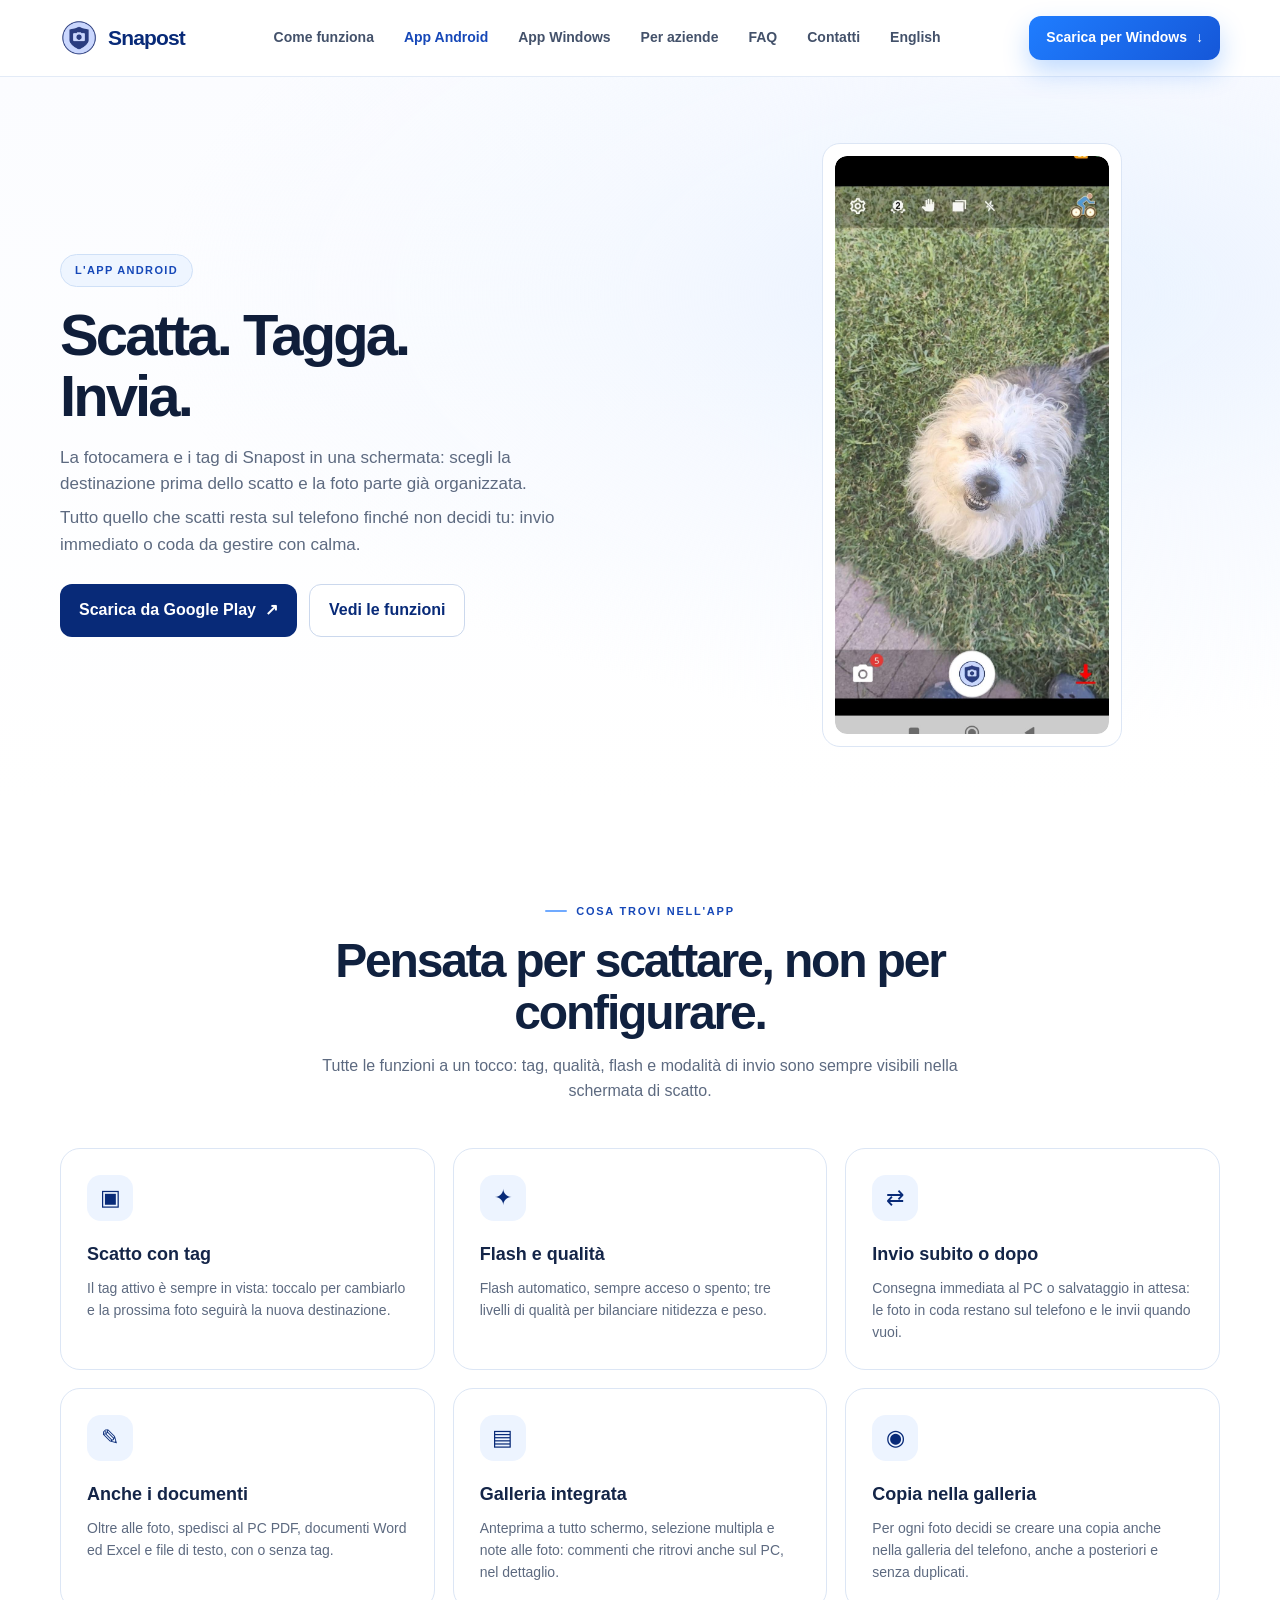
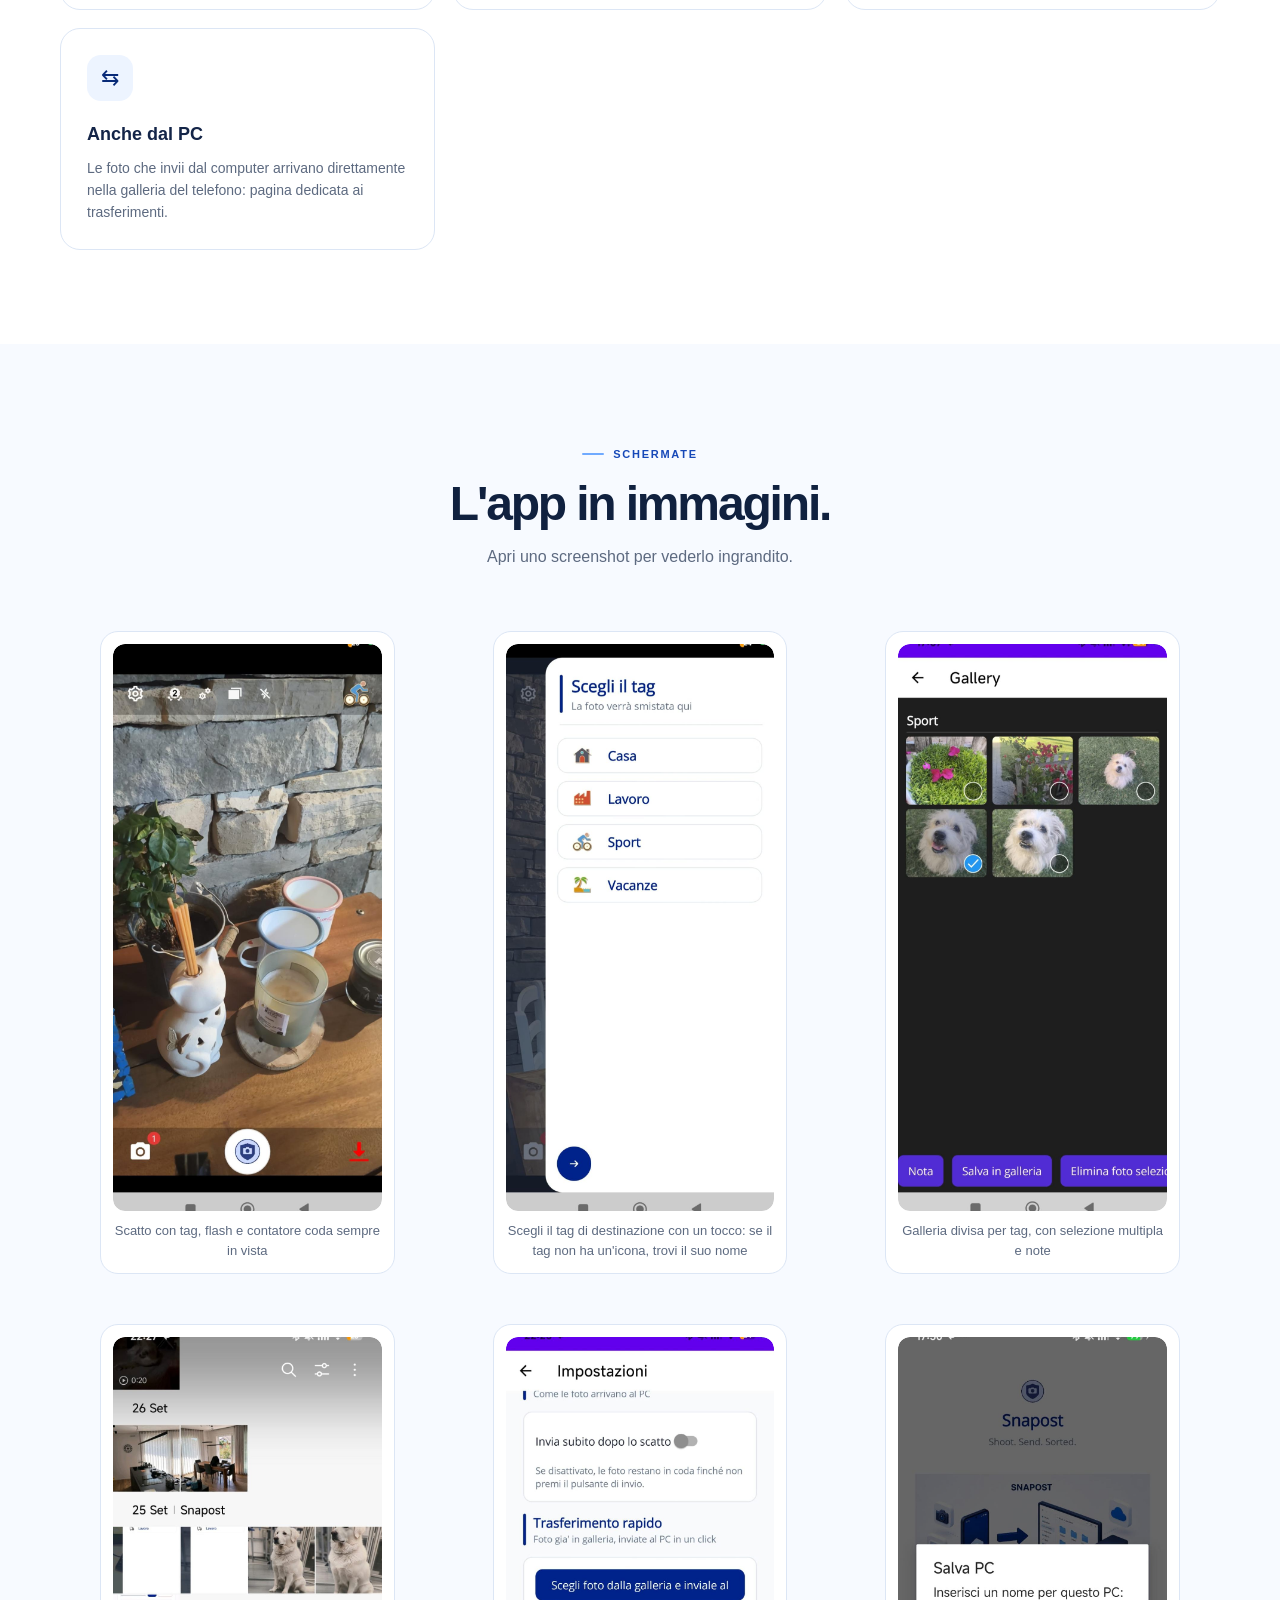
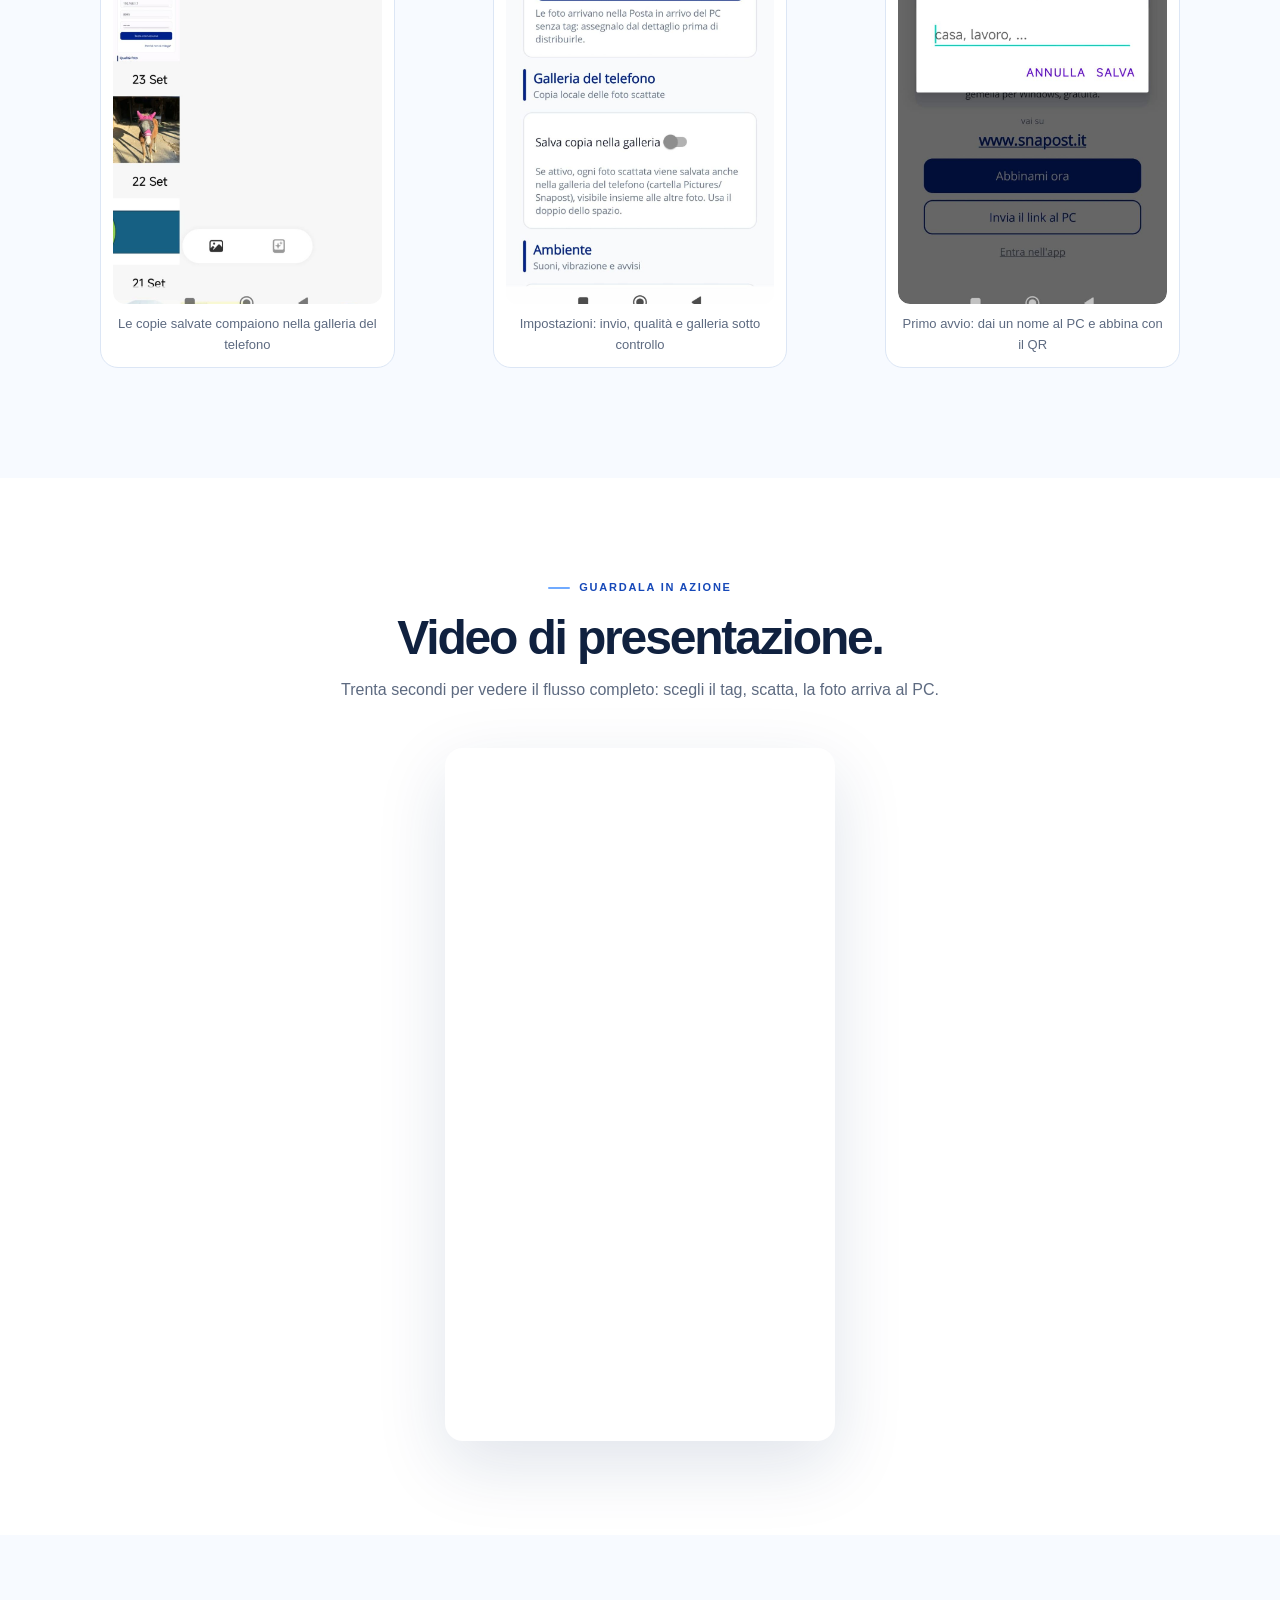
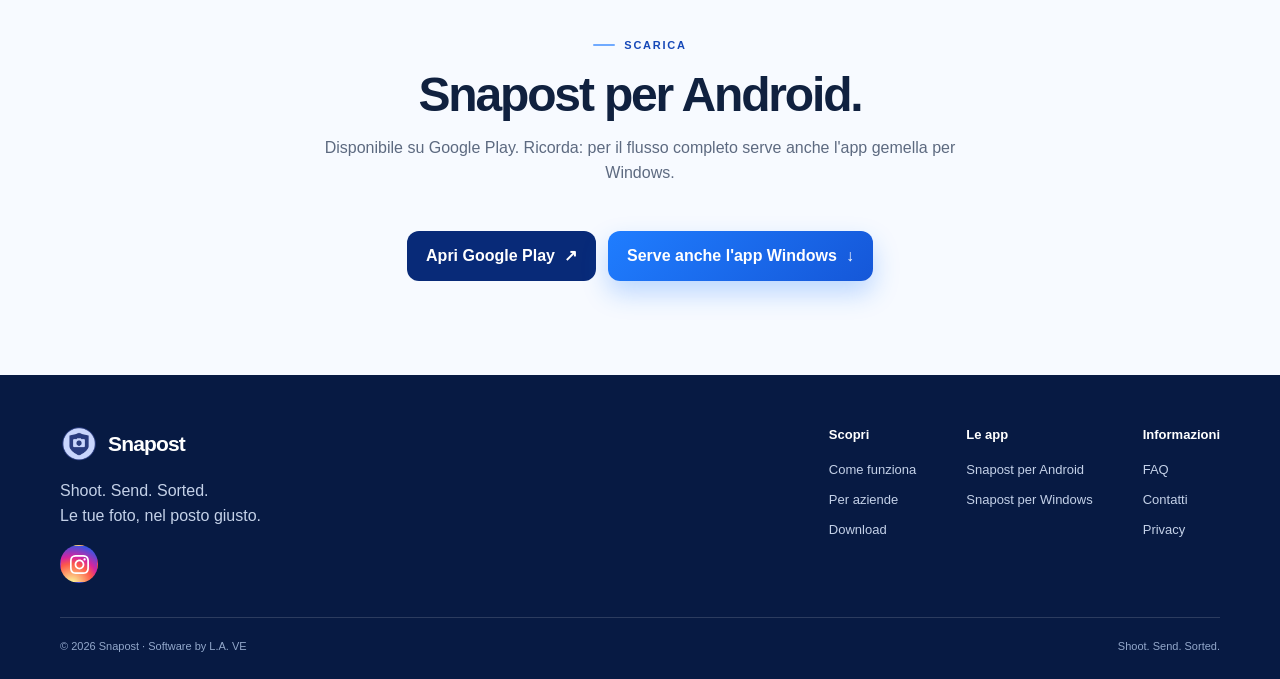
<file: android.html>
<!doctype html>
<html lang="it">
<head>
<meta charset="utf-8">
<meta name="viewport" content="width=device-width, initial-scale=1">
<meta name="theme-color" content="#f8faff">
<meta name="description" content="Snapost per Android: scatta con un tag, invia foto e documenti al PC già organizzati e gestisci galleria e trasferimenti dal telefono.">
<title>Snapost per Android — Scatta. Tagga. Invia.</title>
<link rel="icon" href="assets/snaposticona.png">
<link rel="stylesheet" href="assets/stile.css">
<!-- GoatCounter: statistiche visite, privacy-friendly senza cookie -->
<script data-goatcounter="https://snapost.goatcounter.com/count"
        async src="//gc.zgo.at/count.js"></script>
</head>
<body>
<header class="topbar">
  <div class="container nav">
    <a class="brand" href="index.html" aria-label="Snapost home"><img src="assets/snaposticona.png" alt=""><span>Snapost</span></a>
    <nav class="navlinks" id="navlinks" aria-label="Navigazione principale">
      <a href="index.html#funziona">Come funziona</a><a href="android.html" class="active">App Android</a><a href="windows.html">App Windows</a><a href="index.html#aziende">Per aziende</a><a href="index.html#faq">FAQ</a><a href="index.html#contatti">Contatti</a><a href="en.html" lang="en">English</a>
    </nav>
    <a class="nav-cta btn windows" href="#download">Scarica per Windows <span aria-hidden="true">↓</span></a>
    <button class="menu-toggle" id="menuToggle" aria-label="Apri menu" aria-expanded="false">☰</button>
  </div>
</header>
<main>
<section class="page-hero">
  <div class="container page-hero-grid">
    <div class="reveal">
      <span class="app-badge">L'app Android</span>
      <h1>Scatta. Tagga.<br>Invia.</h1>
      <p>La fotocamera e i tag di Snapost in una schermata: scegli la destinazione prima dello scatto e la foto parte già organizzata.</p>
      <p>Tutto quello che scatti resta sul telefono finché non decidi tu: invio immediato o coda da gestire con calma.</p>
      <div class="cta-row">
        <a class="btn primary" href="https://play.google.com/store/apps/details?id=com.snapost.app" target="_blank" rel="noopener">Scarica da Google Play <span aria-hidden="true">↗</span></a>
        <a class="btn secondary" href="#funzioni">Vedi le funzioni</a>
      </div>
    </div>
    <div class="reveal">
      <figure class="shot phone" style="max-width:300px;margin:0 auto"><a href="assets/android-main.png" target="_blank" rel="noopener" aria-label="Apri lo screenshot della schermata di scatto"><img src="assets/android-main.png" alt="Snapost per Android: schermata di scatto con tag attivo, contatore coda e pulsanti invio"></a></figure>
    </div>
  </div>
</section>
<section class="section" id="funzioni">
  <div class="container">
    <div class="section-head reveal"><div class="eyebrow">Cosa trovi nell'app</div><h2>Pensata per scattare, non per configurare.</h2><p>Tutte le funzioni a un tocco: tag, qualità, flash e modalità di invio sono sempre visibili nella schermata di scatto.</p></div>
    <div class="feature-grid">
      <article class="feature-card reveal"><div class="feature-icon">▣</div><h3>Scatto con tag</h3><p>Il tag attivo è sempre in vista: toccalo per cambiarlo e la prossima foto seguirà la nuova destinazione.</p></article>
      <article class="feature-card reveal"><div class="feature-icon">✦</div><h3>Flash e qualità</h3><p>Flash automatico, sempre acceso o spento; tre livelli di qualità per bilanciare nitidezza e peso.</p></article>
      <article class="feature-card reveal"><div class="feature-icon">⇄</div><h3>Invio subito o dopo</h3><p>Consegna immediata al PC o salvataggio in attesa: le foto in coda restano sul telefono e le invii quando vuoi.</p></article>
      <article class="feature-card reveal"><div class="feature-icon">✎</div><h3>Anche i documenti</h3><p>Oltre alle foto, spedisci al PC PDF, documenti Word ed Excel e file di testo, con o senza tag.</p></article>
      <article class="feature-card reveal"><div class="feature-icon">▤</div><h3>Galleria integrata</h3><p>Anteprima a tutto schermo, selezione multipla e note alle foto: commenti che ritrovi anche sul PC, nel dettaglio.</p></article>
      <article class="feature-card reveal"><div class="feature-icon">◉</div><h3>Copia nella galleria</h3><p>Per ogni foto decidi se creare una copia anche nella galleria del telefono, anche a posteriori e senza duplicati.</p></article>
      <article class="feature-card reveal"><div class="feature-icon">⇆</div><h3>Anche dal PC</h3><p>Le foto che invii dal computer arrivano direttamente nella galleria del telefono: pagina dedicata ai trasferimenti.</p></article>
    </div>
  </div>
</section>
<section class="section steps-section">
  <div class="container">
    <div class="section-head reveal"><div class="eyebrow">Schermate</div><h2>L'app in immagini.</h2><p>Apri uno screenshot per vederlo ingrandito.</p></div>
    <div class="gallery">
      <figure class="shot phone reveal"><a href="assets/android-scatto.png" target="_blank" rel="noopener" aria-label="Apri lo screenshot della schermata di scatto"><img src="assets/android-scatto.png" alt="Schermata di scatto: tag attivo in alto a destra, contatore foto in coda, pulsante di scatto centrale"></a><figcaption>Scatto con tag, flash e contatore coda sempre in vista</figcaption></figure>
      <figure class="shot phone reveal"><a href="assets/android-tag.png" target="_blank" rel="noopener" aria-label="Apri lo screenshot della scelta del tag"><img src="assets/android-tag.png" alt="Overlay 'Scegli il tag' con l'elenco dei tag: Casa, Lavoro, Sport, Vacanze"></a><figcaption>Scegli il tag di destinazione con un tocco: se il tag non ha un'icona, trovi il suo nome</figcaption></figure>
      <figure class="shot phone reveal"><a href="assets/android-galleria.png" target="_blank" rel="noopener" aria-label="Apri lo screenshot della galleria dell'app"><img src="assets/android-galleria.png" alt="Galleria dell'app divisa per tag, con selezione multipla e azioni su nota, salvataggio ed eliminazione"></a><figcaption>Galleria divisa per tag, con selezione multipla e note</figcaption></figure>
      <figure class="shot phone reveal"><a href="assets/android-galleria-telefono.png" target="_blank" rel="noopener" aria-label="Apri lo screenshot della cartella Snapost nella galleria del telefono"><img src="assets/android-galleria-telefono.png" alt="La cartella Snapost nella galleria di sistema del telefono, con le foto copiate"></a><figcaption>Le copie salvate compaiono nella galleria del telefono</figcaption></figure>
      <figure class="shot phone reveal"><a href="assets/android-impostazioni.png" target="_blank" rel="noopener" aria-label="Apri lo screenshot delle impostazioni"><img src="assets/android-impostazioni.png" alt="Impostazioni: invio dopo lo scatto, trasferimento rapido dalla galleria, copia in galleria del telefono"></a><figcaption>Impostazioni: invio, qualità e galleria sotto controllo</figcaption></figure>
      <figure class="shot phone reveal"><a href="assets/android-benvenuto.png" target="_blank" rel="noopener" aria-label="Apri lo screenshot del primo avvio"><img src="assets/android-benvenuto.png" alt="Primo avvio di Snapost: onboarding con il logo, scelta del nome del PC e abbinamento tramite QR"></a><figcaption>Primo avvio: dai un nome al PC e abbina con il QR</figcaption></figure>
    </div>
  </div>
</section>
<section class="section">
  <div class="container">
    <div class="section-head reveal"><div class="eyebrow">Guardala in azione</div><h2>Video di presentazione.</h2><p>Trenta secondi per vedere il flusso completo: scegli il tag, scatta, la foto arriva al PC.</p></div>
    <div class="video-slot vertical reveal"><iframe src="https://www.youtube-nocookie.com/embed/zbTTb5wLn_E" title="Snapost per Android — video di presentazione" loading="lazy" allow="accelerometer; autoplay; clipboard-write; encrypted-media; gyroscope; picture-in-picture; web-share" allowfullscreen></iframe></div>
  </div>
</section>
<section class="section faq" id="download">
  <div class="container">
    <div class="section-head reveal"><div class="eyebrow">Scarica</div><h2>Snapost per Android.</h2><p>Disponibile su Google Play. Ricorda: per il flusso completo serve anche l'app gemella per Windows.</p></div>
    <div class="cta-row" style="justify-content:center">
      <a class="btn primary" href="https://play.google.com/store/apps/details?id=com.snapost.app" target="_blank" rel="noopener">Apri Google Play <span aria-hidden="true">↗</span></a>
      <a class="btn windows" href="windows.html">Serve anche l'app Windows <span aria-hidden="true">↓</span></a>
    </div>
  </div>
</section>
</main>
<footer class="footer"><div class="container"><div class="footer-top"><div><a class="brand footer-brand" href="index.html"><img src="assets/snaposticona.png" alt=""><span>Snapost</span></a><p>Shoot. Send. Sorted.<br>Le tue foto, nel posto giusto.</p><div class="footer-social"><a class="ig" href="https://instagram.com/snapost.official" target="_blank" rel="noopener" aria-label="Instagram di Snapost"><svg viewBox="0 0 24 24" aria-hidden="true"><path d="M12 0C8.74 0 8.333.015 7.053.072 5.775.132 4.905.333 4.14.63c-.789.306-1.459.717-2.126 1.384S.935 3.35.63 4.14C.333 4.905.131 5.775.072 7.053.012 8.333 0 8.74 0 12s.015 3.667.072 4.947c.06 1.277.261 2.148.558 2.913.306.788.717 1.459 1.384 2.126.667.666 1.336 1.079 2.126 1.384.766.296 1.636.499 2.913.558C8.333 23.988 8.74 24 12 24s3.667-.015 4.947-.072c1.277-.06 2.148-.262 2.913-.558.788-.306 1.459-.718 2.126-1.384.666-.667 1.079-1.335 1.384-2.126.296-.765.499-1.636.558-2.913.06-1.28.072-1.687.072-4.947s-.015-3.667-.072-4.947c-.06-1.277-.262-2.149-.558-2.913-.306-.789-.718-1.459-1.384-2.126C21.319 1.347 20.651.935 19.86.63c-.765-.297-1.636-.499-2.913-.558C15.667.012 15.26 0 12 0zm0 2.16c3.203 0 3.585.016 4.85.071 1.17.055 1.805.249 2.227.415.562.217.96.477 1.382.896.419.42.679.819.896 1.381.164.422.36 1.057.413 2.227.057 1.266.07 1.646.07 4.85s-.015 3.585-.074 4.85c-.061 1.17-.256 1.805-.421 2.227-.224.562-.479.96-.899 1.382-.419.419-.824.679-1.38.896-.42.164-1.065.36-2.235.413-1.274.057-1.649.07-4.859.07-3.211 0-3.586-.015-4.859-.074-1.171-.061-1.816-.256-2.236-.421-.569-.224-.96-.479-1.379-.899-.421-.419-.69-.824-.9-1.38-.165-.42-.359-1.065-.42-2.235-.045-1.26-.061-1.649-.061-4.844 0-3.196.016-3.586.061-4.861.061-1.17.255-1.814.42-2.234.21-.57.479-.96.9-1.381.419-.419.81-.689 1.379-.898.42-.166 1.051-.361 2.221-.421 1.275-.045 1.65-.06 4.859-.06l.045.03zm0 3.678c-3.405 0-6.162 2.76-6.162 6.162 0 3.405 2.76 6.162 6.162 6.162 3.405 0 6.162-2.76 6.162-6.162 0-3.405-2.76-6.162-6.162-6.162zM12 16c-2.21 0-4-1.79-4-4s1.79-4 4-4 4 1.79 4 4-1.79 4-4 4zm7.846-10.405c0 .795-.646 1.44-1.44 1.44-.795 0-1.44-.646-1.44-1.44 0-.794.646-1.439 1.44-1.439.793-.001 1.44.645 1.44 1.439z"/></svg></a></div></div><div class="footer-links"><div class="footer-col"><strong>Scopri</strong><a href="index.html#funziona">Come funziona</a><a href="index.html#aziende">Per aziende</a><a href="index.html#download">Download</a></div><div class="footer-col"><strong>Le app</strong><a href="android.html">Snapost per Android</a><a href="windows.html">Snapost per Windows</a></div><div class="footer-col"><strong>Informazioni</strong><a href="index.html#faq">FAQ</a><a href="index.html#contatti">Contatti</a><a href="privacy.html">Privacy</a></div></div></div><div class="footer-bottom"><span>© 2026 Snapost · Software by L.A. VE</span><span>Shoot. Send. Sorted.</span></div></div></footer>
<script src="assets/sito.js"></script>
</body>
</html>
</file>
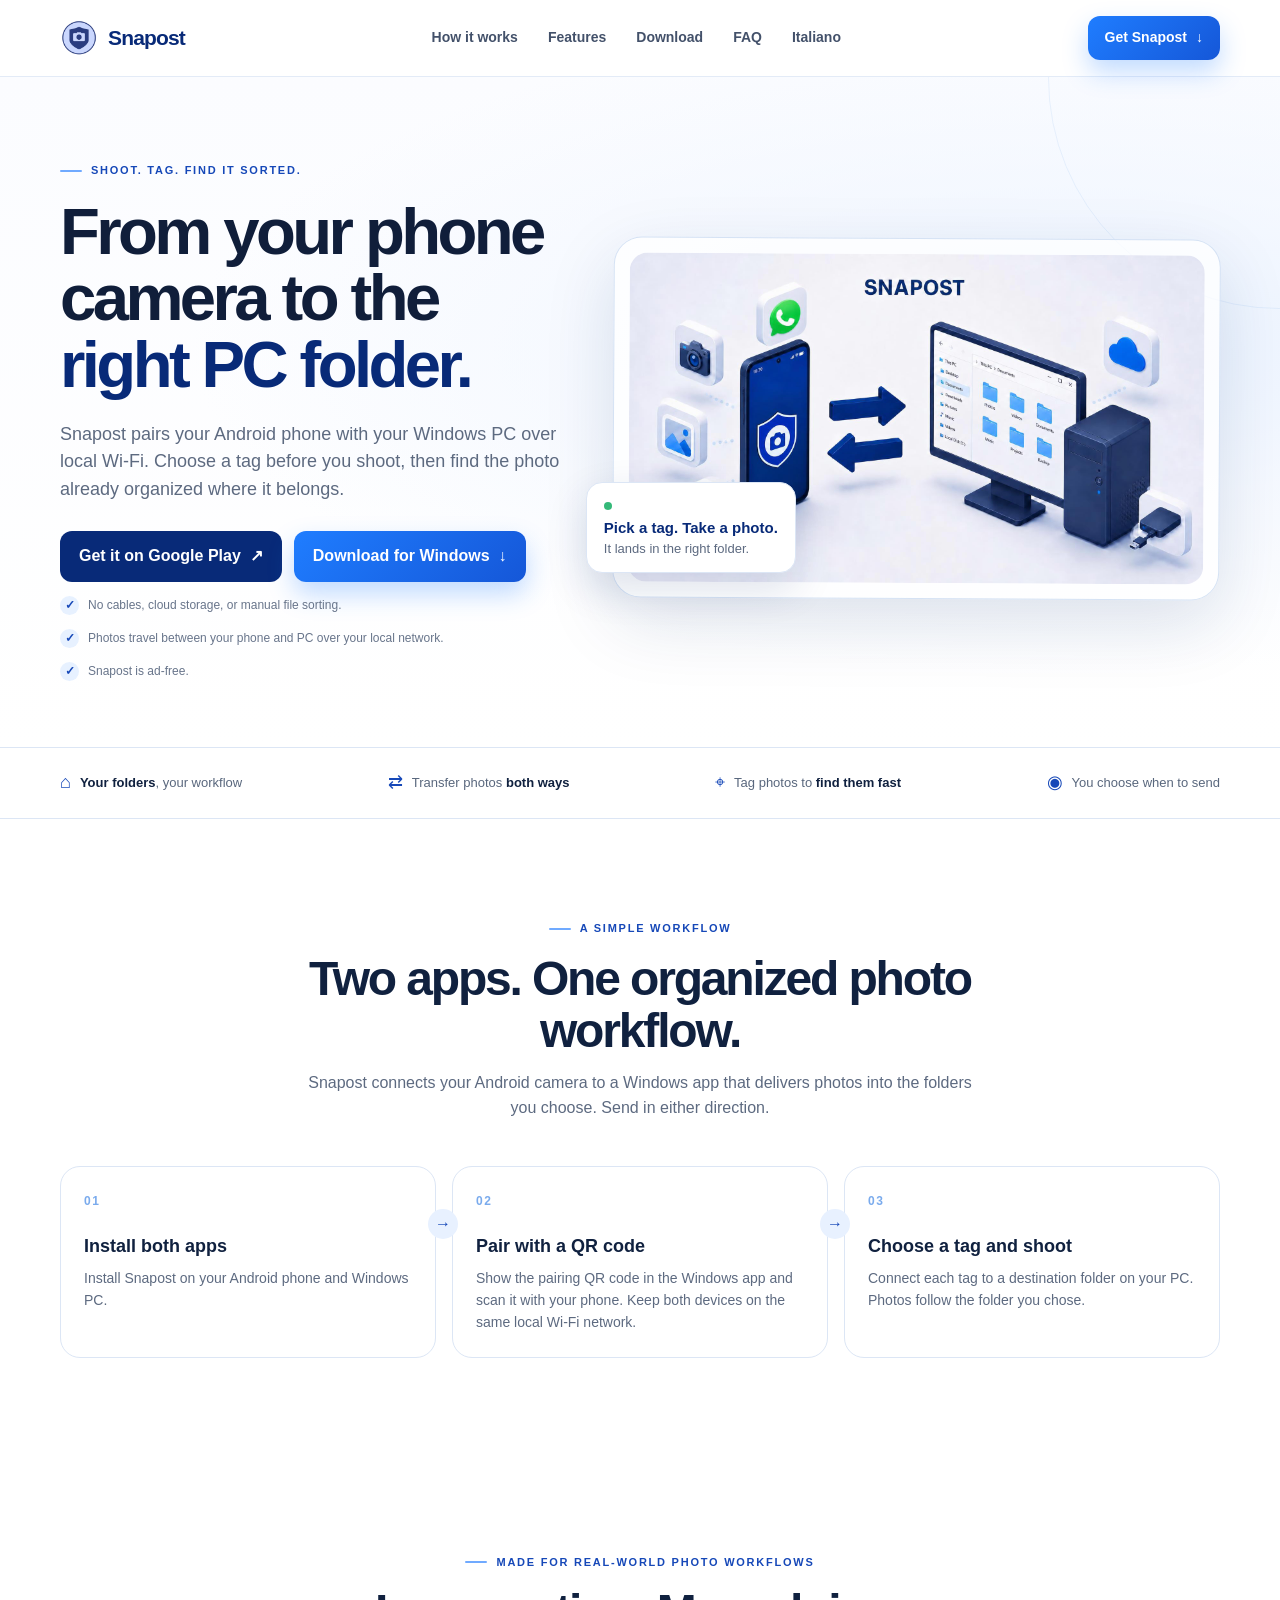
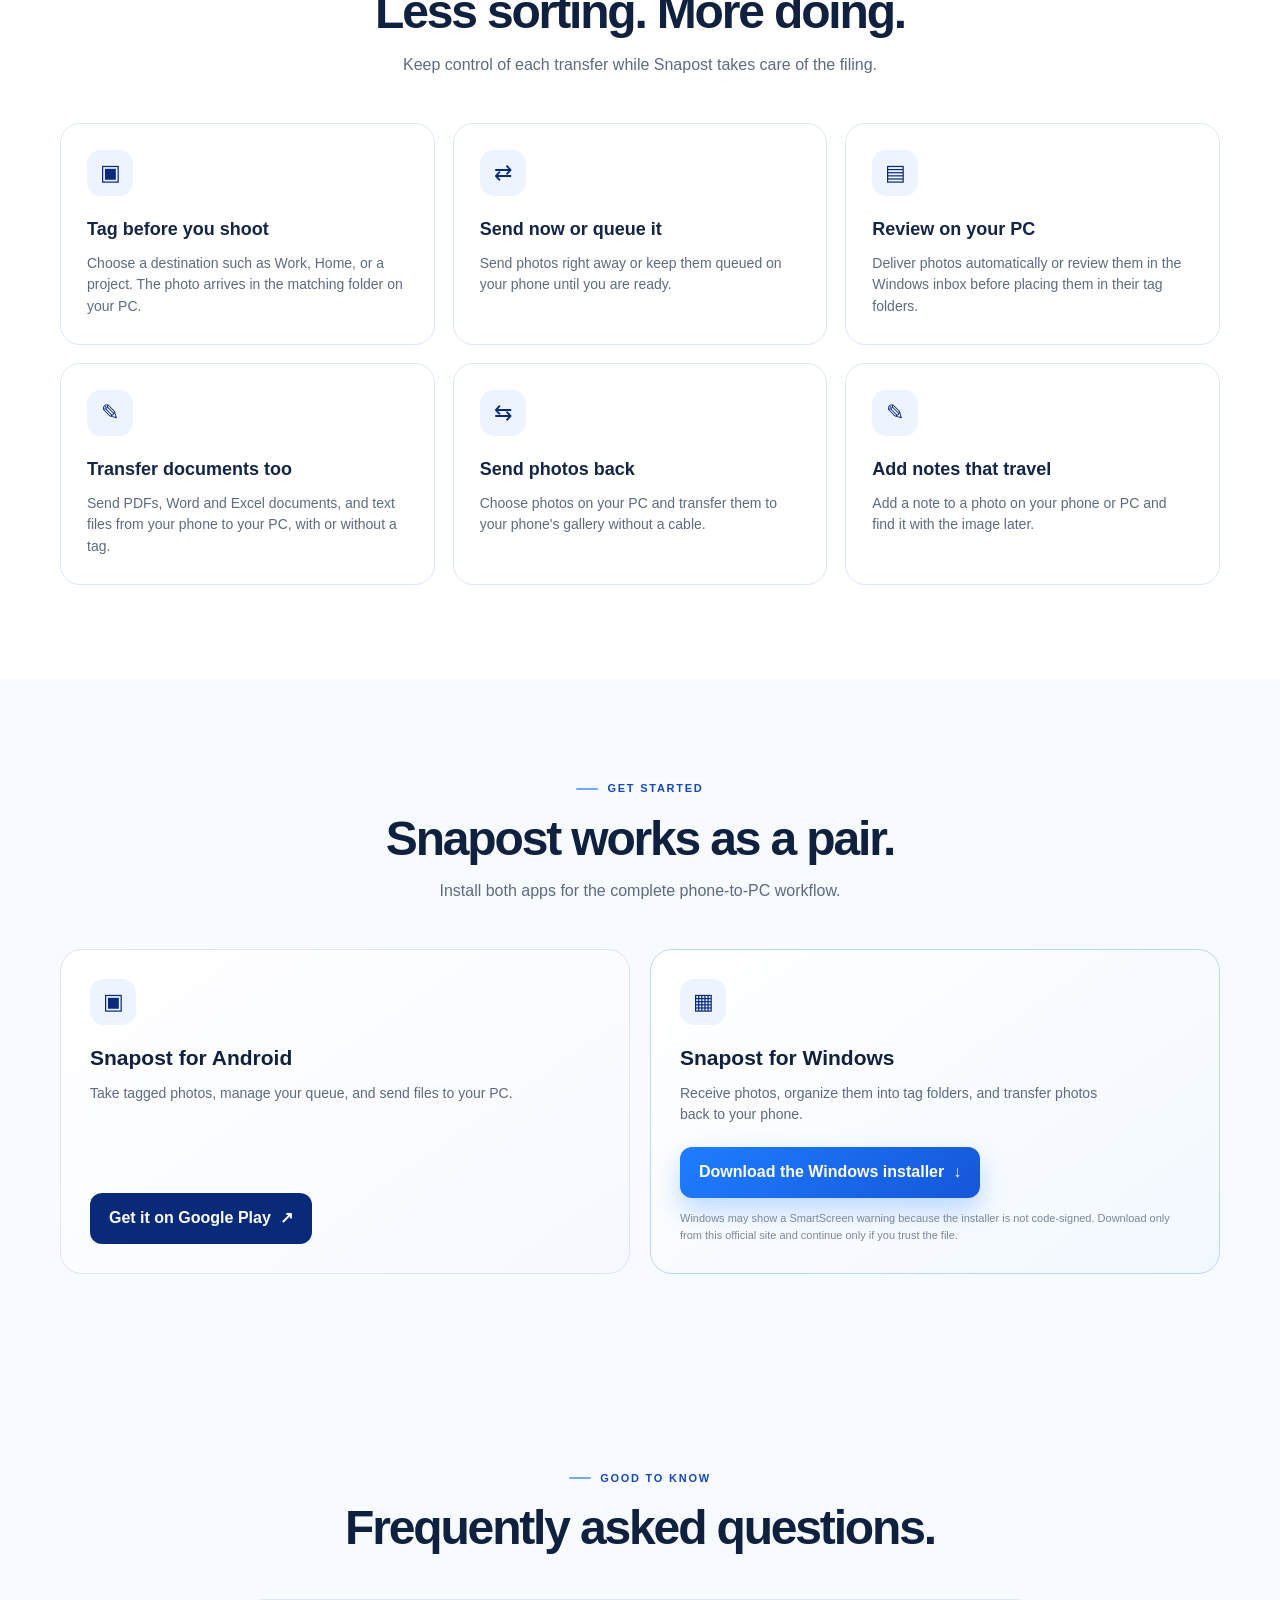
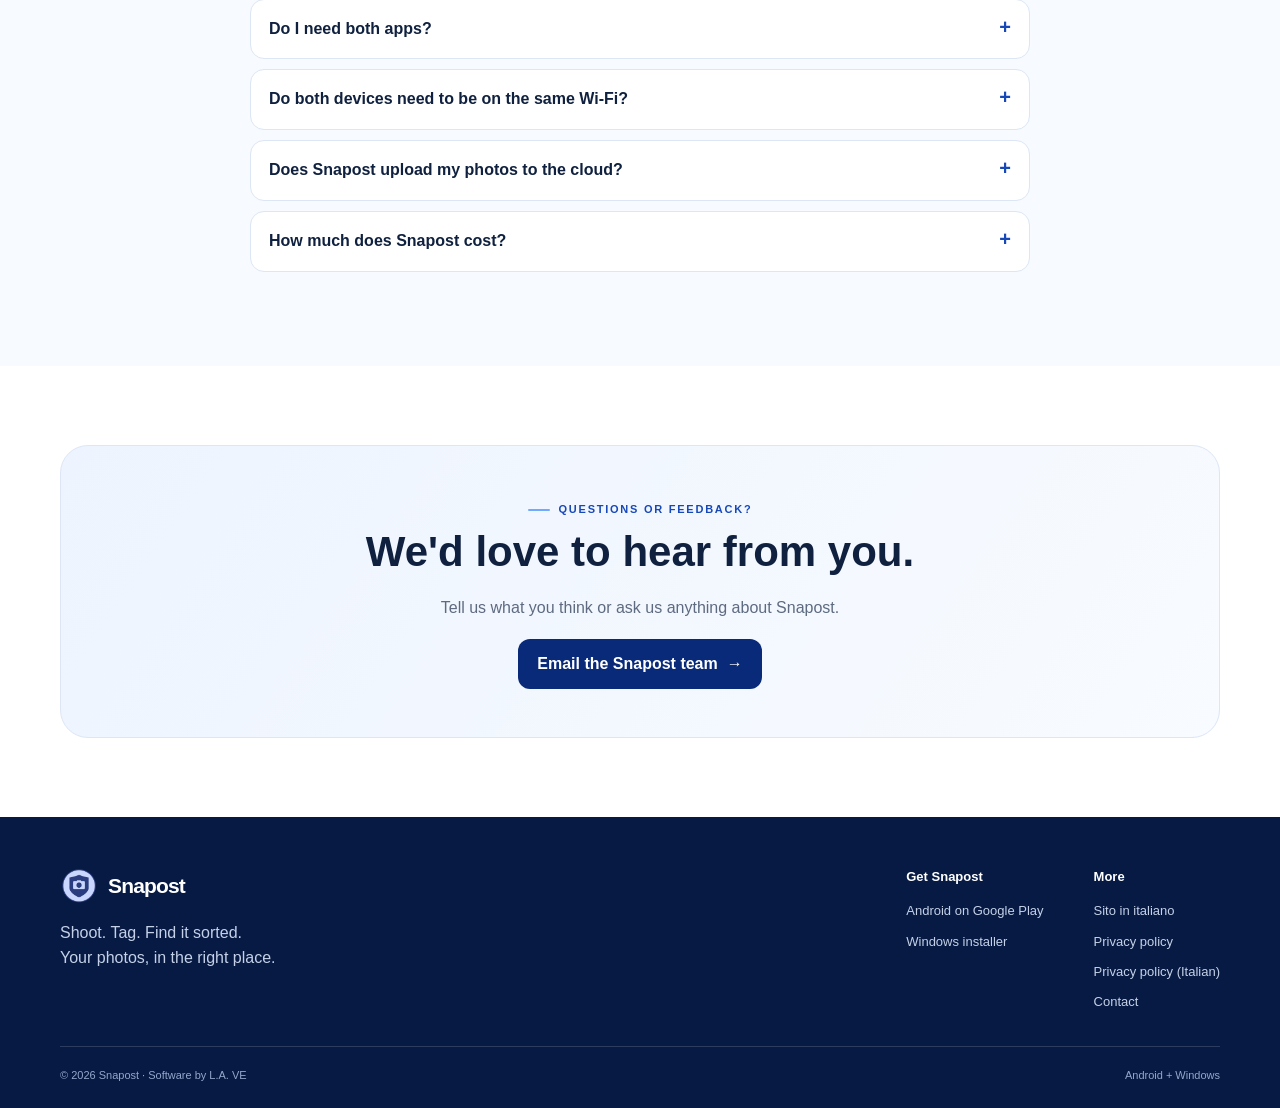
<file: en.html>
<!doctype html>
<html lang="en">
<head>
<meta charset="utf-8">
<meta name="viewport" content="width=device-width, initial-scale=1">
<meta name="theme-color" content="#f8faff">
<meta name="description" content="Snapost sends tagged Android photos to the right Windows folder over your local Wi-Fi. No cloud, cables, or manual sorting.">
<meta property="og:title" content="Snapost — Phone photos, already in the right PC folder">
<meta property="og:description" content="Pair Android and Windows over local Wi-Fi. Tag a photo, send it, and find it already organized on your PC.">
<meta property="og:type" content="website">
<meta property="og:url" content="https://www.snapost.it/en.html">
<link rel="canonical" href="https://www.snapost.it/en.html">
<link rel="alternate" hreflang="en" href="https://www.snapost.it/en.html">
<link rel="alternate" hreflang="it" href="https://www.snapost.it/">
<link rel="alternate" hreflang="x-default" href="https://www.snapost.it/">
<title>Snapost — Phone photos, already in the right PC folder</title>
<link rel="icon" href="assets/snaposticona.png">
<link rel="stylesheet" href="assets/stile.css">
<script data-goatcounter="https://snapost.goatcounter.com/count" async src="//gc.zgo.at/count.js"></script>
</head>
<body>
<header class="topbar">
  <div class="container nav">
    <a class="brand" href="en.html" aria-label="Snapost home"><img src="assets/snaposticona.png" alt=""><span>Snapost</span></a>
    <nav class="navlinks" id="navlinks" aria-label="Main navigation">
      <a href="#how-it-works">How it works</a><a href="#features">Features</a><a href="#download">Download</a><a href="#faq">FAQ</a><a href="index.html" lang="it">Italiano</a>
    </nav>
    <a class="nav-cta btn windows" href="#download">Get Snapost <span aria-hidden="true">↓</span></a>
    <button class="menu-toggle" id="menuToggle" aria-label="Open menu" aria-expanded="false">☰</button>
  </div>
</header>
<main>
<section class="hero" id="home">
  <div class="container hero-grid">
    <div class="reveal">
      <div class="eyebrow">Shoot. Tag. Find it sorted.</div>
      <h1>From your phone camera to the <span>right PC folder.</span></h1>
      <p class="hero-copy">Snapost pairs your Android phone with your Windows PC over local Wi-Fi. Choose a tag before you shoot, then find the photo already organized where it belongs.</p>
      <div class="hero-actions">
        <a class="btn primary" href="https://play.google.com/store/apps/details?id=com.snapost.app" target="_blank" rel="noopener">Get it on Google Play <span aria-hidden="true">↗</span></a>
        <a class="btn windows" href="download/Snapost_Setup_1.0.1.0.exe" download>Download for Windows <span aria-hidden="true">↓</span></a>
      </div>
      <div class="hero-note"><span class="check">✓</span> No cables, cloud storage, or manual file sorting.</div>
      <div class="hero-note"><span class="check">✓</span> Photos travel between your phone and PC over your local network.</div>
      <div class="hero-note"><span class="check">✓</span> Snapost is ad-free.</div>
    </div>
    <div class="hero-art reveal">
      <div class="art-card"><img src="assets/ecosistema.jpg" alt="Snapost connects an Android phone and Windows PC to organize and transfer photos"></div>
      <div class="art-float"><span class="tiny-dot"></span><strong>Pick a tag. Take a photo.</strong>It lands in the right folder.</div>
    </div>
  </div>
</section>
<div class="proof"><div class="container proof-row"><div class="proof-item"><span class="proof-icon">⌂</span><span><strong>Your folders</strong>, your workflow</span></div><div class="proof-item"><span class="proof-icon">⇄</span><span>Transfer photos <strong>both ways</strong></span></div><div class="proof-item"><span class="proof-icon">⌖</span><span>Tag photos to <strong>find them fast</strong></span></div><div class="proof-item"><span class="proof-icon">◉</span><span>You choose when to send</span></div></div></div>
<section class="section" id="how-it-works">
  <div class="container">
    <div class="section-head reveal"><div class="eyebrow">A simple workflow</div><h2>Two apps. One organized photo workflow.</h2><p>Snapost connects your Android camera to a Windows app that delivers photos into the folders you choose. Send in either direction.</p></div>
    <div class="steps">
      <article class="step reveal"><h3>Install both apps</h3><p>Install Snapost on your Android phone and Windows PC.</p></article>
      <article class="step reveal"><h3>Pair with a QR code</h3><p>Show the pairing QR code in the Windows app and scan it with your phone. Keep both devices on the same local Wi-Fi network.</p></article>
      <article class="step reveal"><h3>Choose a tag and shoot</h3><p>Connect each tag to a destination folder on your PC. Photos follow the folder you chose.</p></article>
    </div>
  </div>
</section>
<section class="section" id="features">
  <div class="container">
    <div class="section-head reveal"><div class="eyebrow">Made for real-world photo workflows</div><h2>Less sorting. More doing.</h2><p>Keep control of each transfer while Snapost takes care of the filing.</p></div>
    <div class="feature-grid">
      <article class="feature-card reveal"><div class="feature-icon">▣</div><h3>Tag before you shoot</h3><p>Choose a destination such as Work, Home, or a project. The photo arrives in the matching folder on your PC.</p></article>
      <article class="feature-card reveal"><div class="feature-icon">⇄</div><h3>Send now or queue it</h3><p>Send photos right away or keep them queued on your phone until you are ready.</p></article>
      <article class="feature-card reveal"><div class="feature-icon">▤</div><h3>Review on your PC</h3><p>Deliver photos automatically or review them in the Windows inbox before placing them in their tag folders.</p></article>
      <article class="feature-card reveal"><div class="feature-icon">✎</div><h3>Transfer documents too</h3><p>Send PDFs, Word and Excel documents, and text files from your phone to your PC, with or without a tag.</p></article>
      <article class="feature-card reveal"><div class="feature-icon">⇆</div><h3>Send photos back</h3><p>Choose photos on your PC and transfer them to your phone's gallery without a cable.</p></article>
      <article class="feature-card reveal"><div class="feature-icon">✎</div><h3>Add notes that travel</h3><p>Add a note to a photo on your phone or PC and find it with the image later.</p></article>
    </div>
  </div>
</section>
<section class="section steps-section" id="download">
  <div class="container">
    <div class="section-head reveal"><div class="eyebrow">Get started</div><h2>Snapost works as a pair.</h2><p>Install both apps for the complete phone-to-PC workflow.</p></div>
    <div class="download-grid">
      <article class="download-card reveal"><div class="feature-icon" aria-hidden="true">▣</div><h3>Snapost for Android</h3><p>Take tagged photos, manage your queue, and send files to your PC.</p><a class="btn primary" href="https://play.google.com/store/apps/details?id=com.snapost.app" target="_blank" rel="noopener">Get it on Google Play <span aria-hidden="true">↗</span></a></article>
      <article class="download-card win reveal"><div class="feature-icon" aria-hidden="true">▦</div><h3>Snapost for Windows</h3><p>Receive photos, organize them into tag folders, and transfer photos back to your phone.</p><a class="btn windows" href="download/Snapost_Setup_1.0.1.0.exe" download>Download the Windows installer <span aria-hidden="true">↓</span></a><small>Windows may show a SmartScreen warning because the installer is not code-signed. Download only from this official site and continue only if you trust the file.</small></article>
    </div>
  </div>
</section>
<section class="section faq" id="faq">
  <div class="container"><div class="section-head reveal"><div class="eyebrow">Good to know</div><h2>Frequently asked questions.</h2></div>
    <div class="faq-list">
      <details class="faq-item reveal"><summary>Do I need both apps?</summary><p>Yes. Snapost for Windows creates tags and links them to folders. The Android app takes photos and sends them; the Windows app receives and organizes them.</p></details>
      <details class="faq-item reveal"><summary>Do both devices need to be on the same Wi-Fi?</summary><p>Pairing and standard transfers use your local network. Your PC must be on and the Windows app running to receive photos.</p></details>
      <details class="faq-item reveal"><summary>Does Snapost upload my photos to the cloud?</summary><p>No. Photo transfers happen over your local Wi-Fi network. Snapost does not use cloud storage or require an account.</p></details>
      <details class="faq-item reveal"><summary>How much does Snapost cost?</summary><p>The free version includes up to 4 tags. Snapost Premium costs €4.99 as a one-time purchase, with no subscription.</p></details>
    </div>
  </div>
</section>
<section class="final-cta"><div class="container"><div class="final-box reveal"><div class="eyebrow">Questions or feedback?</div><h2>We'd love to hear from you.</h2><p>Tell us what you think or ask us anything about Snapost.</p><a class="btn primary" href="mailto:info@snapost.it">Email the Snapost team <span aria-hidden="true">→</span></a></div></div></section>
</main>
<footer class="footer"><div class="container"><div class="footer-top"><div><a class="brand footer-brand" href="en.html"><img src="assets/snaposticona.png" alt=""><span>Snapost</span></a><p>Shoot. Tag. Find it sorted.<br>Your photos, in the right place.</p></div><div class="footer-links"><div class="footer-col"><strong>Get Snapost</strong><a href="https://play.google.com/store/apps/details?id=com.snapost.app" target="_blank" rel="noopener">Android on Google Play</a><a href="download/Snapost_Setup_1.0.1.0.exe" download>Windows installer</a></div><div class="footer-col"><strong>More</strong><a href="index.html" lang="it">Sito in italiano</a><a href="privacy-en.html">Privacy policy</a><a href="privacy.html" lang="it">Privacy policy (Italian)</a><a href="mailto:info@snapost.it">Contact</a></div></div></div><div class="footer-bottom"><span>© 2026 Snapost · Software by L.A. VE</span><span>Android + Windows</span></div></div></footer>
<script src="assets/sito.js"></script>
</body>
</html>
</file>
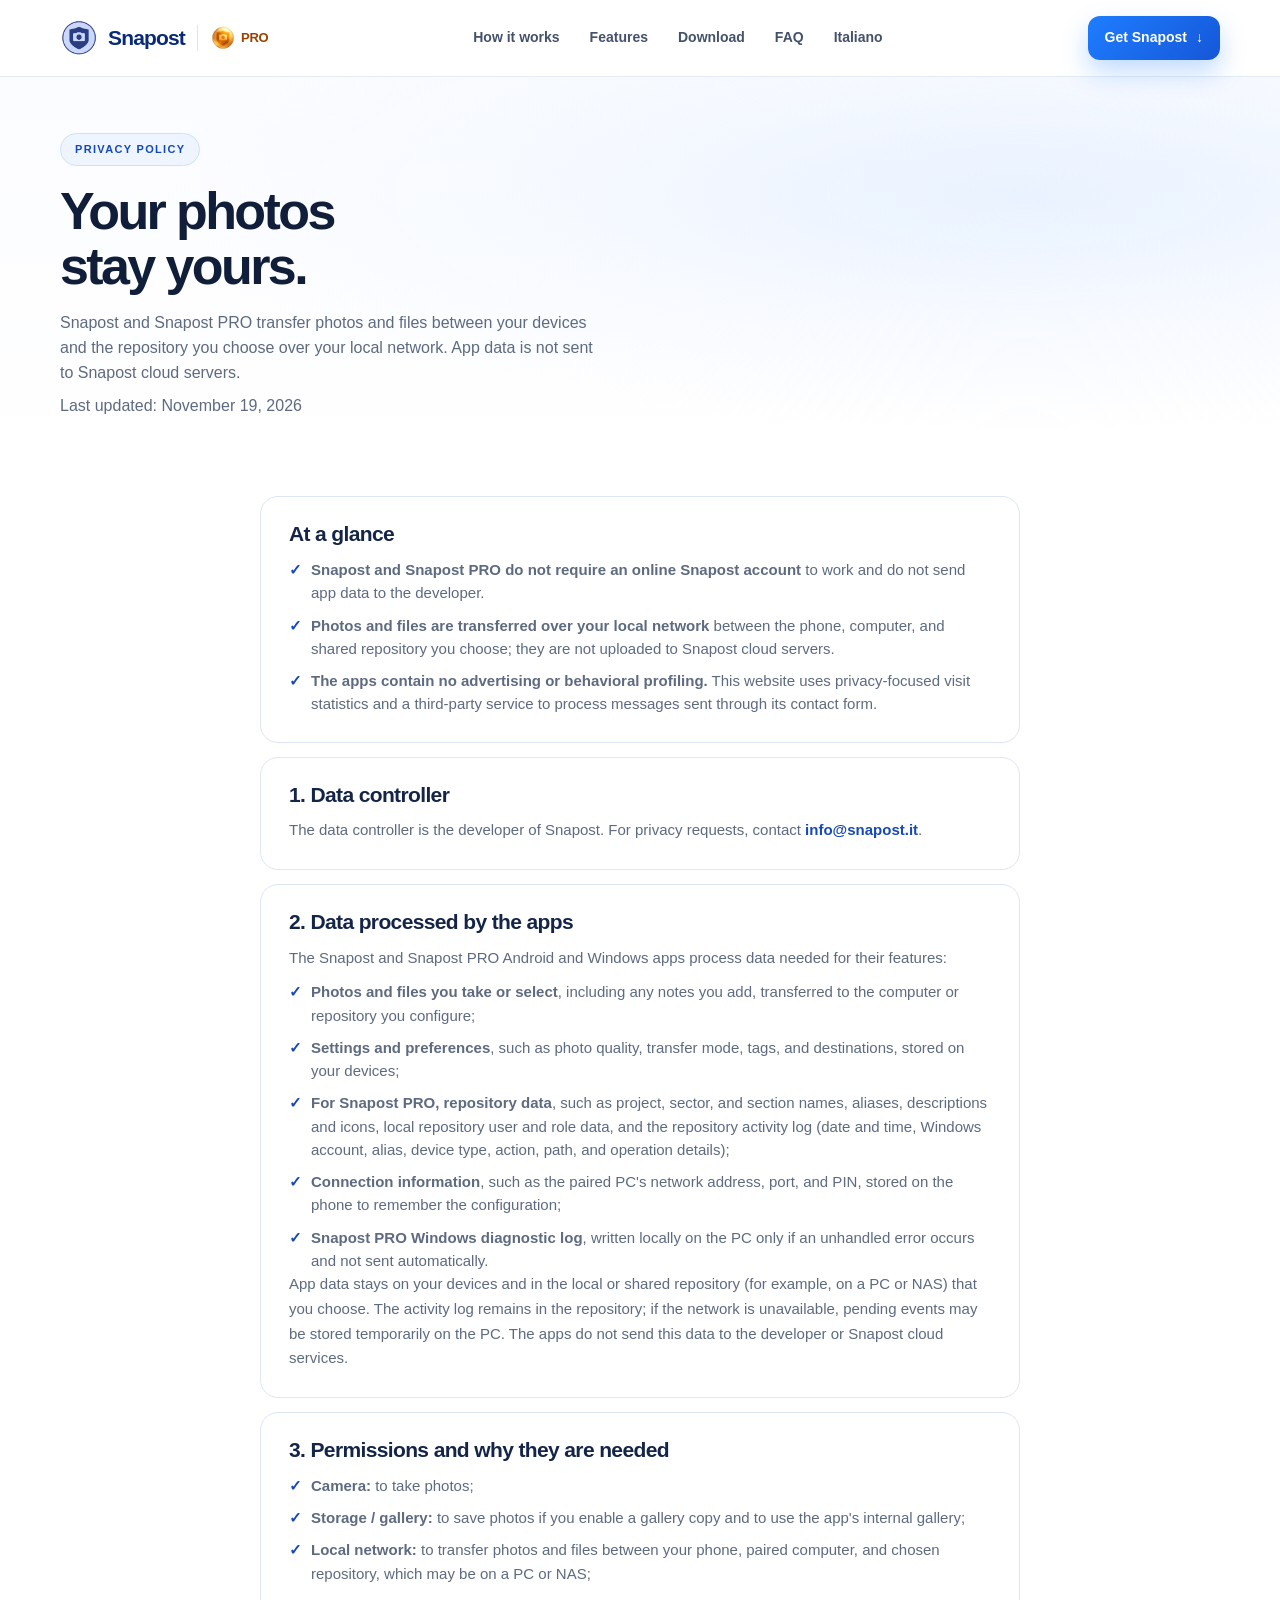
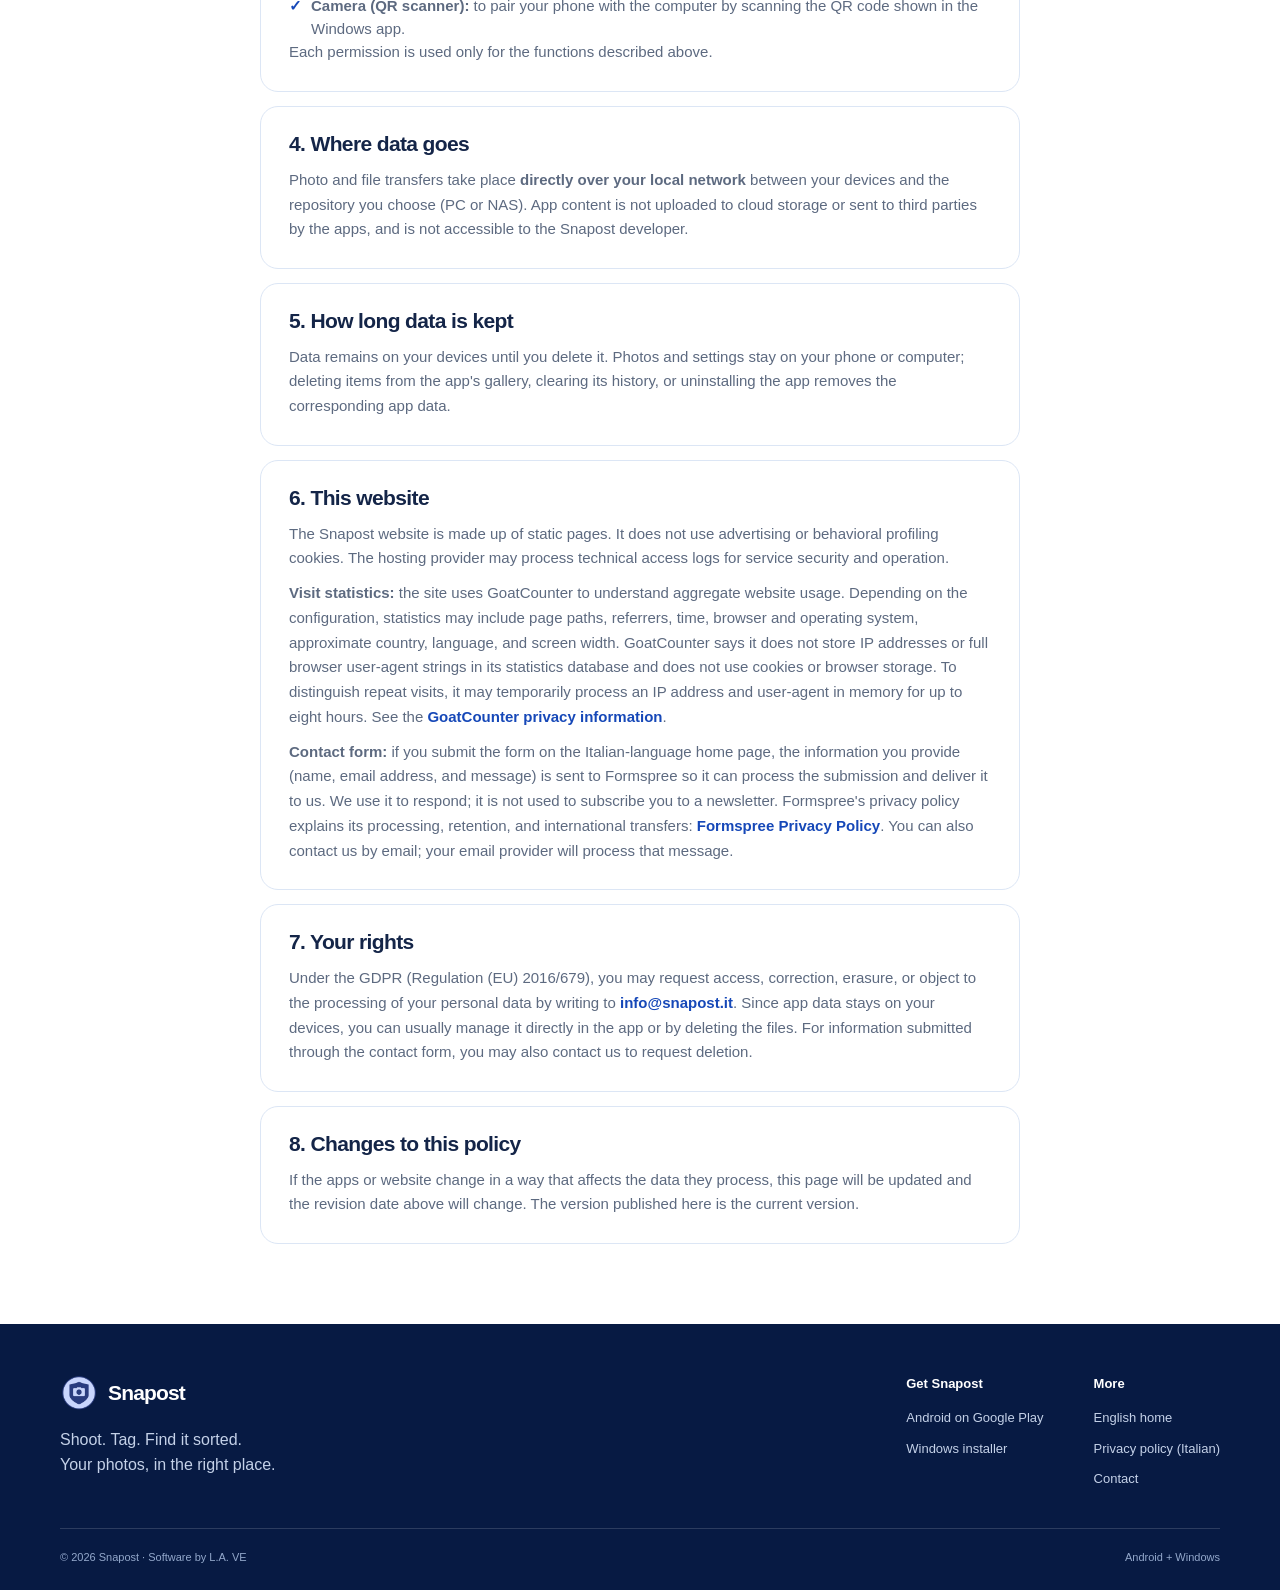
<file: privacy-en.html>
<!doctype html>
<html lang="en">
<head>
<meta charset="utf-8">
<meta name="viewport" content="width=device-width, initial-scale=1">
<meta name="theme-color" content="#f8faff">
<meta name="description" content="Privacy policy for Snapost and Snapost PRO: app data stays on your devices and local repository, without Snapost cloud storage or advertising. Learn about website analytics and contact form data.">
<meta property="og:title" content="Privacy Policy — Snapost and Snapost PRO">
<meta property="og:description" content="How Snapost and Snapost PRO handle data in their Android and Windows apps and on this website.">
<meta property="og:type" content="website">
<meta property="og:url" content="https://www.snapost.it/privacy-en.html">
<link rel="canonical" href="https://www.snapost.it/privacy-en.html">
<link rel="alternate" hreflang="en" href="https://www.snapost.it/privacy-en.html">
<link rel="alternate" hreflang="it" href="https://www.snapost.it/privacy.html">
<link rel="icon" href="assets/snaposticona.png">
<link rel="stylesheet" href="assets/stile.css">
<script data-goatcounter="https://snapost.goatcounter.com/count" async src="//gc.zgo.at/count.js"></script>
<title>Privacy Policy — Snapost and Snapost PRO</title>
</head>
<body>
<header class="topbar">
  <div class="container nav privacy-nav">
    <div class="privacy-brand-pair"><a class="brand" href="en.html" aria-label="Snapost home"><img src="assets/snaposticona.png" alt=""><span>Snapost</span></a><a class="privacy-pro-mark" href="pro/index.html" title="Snapost PRO" aria-label="Snapost PRO"><img src="assets/snaposticona_gold.png" alt=""><span>PRO</span></a></div>
    <nav class="navlinks" id="navlinks" aria-label="Main navigation">
      <a href="en.html#how-it-works">How it works</a><a href="en.html#features">Features</a><a href="en.html#download">Download</a><a href="en.html#faq">FAQ</a><a href="privacy.html" lang="it">Italiano</a>
    </nav>
    <a class="nav-cta btn windows" href="en.html#download">Get Snapost <span aria-hidden="true">↓</span></a>
    <button class="menu-toggle" id="menuToggle" aria-label="Open menu" aria-expanded="false">☰</button>
  </div>
</header>
<main>
<section class="page-hero legal-hero">
  <div class="container"><div class="reveal">
    <span class="app-badge">Privacy policy</span>
    <h1>Your photos<br>stay yours.</h1>
    <p>Snapost and Snapost PRO transfer photos and files between your devices and the repository you choose over your local network. App data is not sent to Snapost cloud servers.</p>
    <p class="legal-updated">Last updated: November 19, 2026</p>
  </div></div>
</section>
<section class="section legal-section">
  <div class="container legal-body">
    <div class="reveal"><h2>At a glance</h2><ul>
      <li><strong>Snapost and Snapost PRO do not require an online Snapost account</strong> to work and do not send app data to the developer.</li>
      <li><strong>Photos and files are transferred over your local network</strong> between the phone, computer, and shared repository you choose; they are not uploaded to Snapost cloud servers.</li>
      <li><strong>The apps contain no advertising or behavioral profiling.</strong> This website uses privacy-focused visit statistics and a third-party service to process messages sent through its contact form.</li>
    </ul></div>
    <div class="reveal"><h2>1. Data controller</h2><p>The data controller is the developer of Snapost. For privacy requests, contact <a href="mailto:info@snapost.it">info@snapost.it</a>.</p></div>
    <div class="reveal"><h2>2. Data processed by the apps</h2><p>The Snapost and Snapost PRO Android and Windows apps process data needed for their features:</p><ul>
      <li><strong>Photos and files you take or select</strong>, including any notes you add, transferred to the computer or repository you configure;</li>
      <li><strong>Settings and preferences</strong>, such as photo quality, transfer mode, tags, and destinations, stored on your devices;</li>
      <li><strong>For Snapost PRO, repository data</strong>, such as project, sector, and section names, aliases, descriptions and icons, local repository user and role data, and the repository activity log (date and time, Windows account, alias, device type, action, path, and operation details);</li>
      <li><strong>Connection information</strong>, such as the paired PC's network address, port, and PIN, stored on the phone to remember the configuration;</li>
      <li><strong>Snapost PRO Windows diagnostic log</strong>, written locally on the PC only if an unhandled error occurs and not sent automatically.</li>
    </ul><p>App data stays on your devices and in the local or shared repository (for example, on a PC or NAS) that you choose. The activity log remains in the repository; if the network is unavailable, pending events may be stored temporarily on the PC. The apps do not send this data to the developer or Snapost cloud services.</p></div>
    <div class="reveal"><h2>3. Permissions and why they are needed</h2><ul>
      <li><strong>Camera:</strong> to take photos;</li>
      <li><strong>Storage / gallery:</strong> to save photos if you enable a gallery copy and to use the app's internal gallery;</li>
      <li><strong>Local network:</strong> to transfer photos and files between your phone, paired computer, and chosen repository, which may be on a PC or NAS;</li>
      <li><strong>Camera (QR scanner):</strong> to pair your phone with the computer by scanning the QR code shown in the Windows app.</li>
    </ul><p>Each permission is used only for the functions described above.</p></div>
    <div class="reveal"><h2>4. Where data goes</h2><p>Photo and file transfers take place <strong>directly over your local network</strong> between your devices and the repository you choose (PC or NAS). App content is not uploaded to cloud storage or sent to third parties by the apps, and is not accessible to the Snapost developer.</p></div>
    <div class="reveal"><h2>5. How long data is kept</h2><p>Data remains on your devices until you delete it. Photos and settings stay on your phone or computer; deleting items from the app's gallery, clearing its history, or uninstalling the app removes the corresponding app data.</p></div>
    <div class="reveal"><h2>6. This website</h2>
      <p>The Snapost website is made up of static pages. It does not use advertising or behavioral profiling cookies. The hosting provider may process technical access logs for service security and operation.</p>
      <p><strong>Visit statistics:</strong> the site uses GoatCounter to understand aggregate website usage. Depending on the configuration, statistics may include page paths, referrers, time, browser and operating system, approximate country, language, and screen width. GoatCounter says it does not store IP addresses or full browser user-agent strings in its statistics database and does not use cookies or browser storage. To distinguish repeat visits, it may temporarily process an IP address and user-agent in memory for up to eight hours. See the <a href="https://www.goatcounter.com/help/privacy" target="_blank" rel="noopener">GoatCounter privacy information</a>.</p>
      <p><strong>Contact form:</strong> if you submit the form on the Italian-language home page, the information you provide (name, email address, and message) is sent to Formspree so it can process the submission and deliver it to us. We use it to respond; it is not used to subscribe you to a newsletter. Formspree's privacy policy explains its processing, retention, and international transfers: <a href="https://formspree.io/legal/privacy-policy" target="_blank" rel="noopener">Formspree Privacy Policy</a>. You can also contact us by email; your email provider will process that message.</p>
    </div>
    <div class="reveal"><h2>7. Your rights</h2><p>Under the GDPR (Regulation (EU) 2016/679), you may request access, correction, erasure, or object to the processing of your personal data by writing to <a href="mailto:info@snapost.it">info@snapost.it</a>. Since app data stays on your devices, you can usually manage it directly in the app or by deleting the files. For information submitted through the contact form, you may also contact us to request deletion.</p></div>
    <div class="reveal"><h2>8. Changes to this policy</h2><p>If the apps or website change in a way that affects the data they process, this page will be updated and the revision date above will change. The version published here is the current version.</p></div>
  </div>
</section>
</main>
<footer class="footer"><div class="container"><div class="footer-top"><div><a class="brand footer-brand" href="en.html"><img src="assets/snaposticona.png" alt=""><span>Snapost</span></a><p>Shoot. Tag. Find it sorted.<br>Your photos, in the right place.</p></div><div class="footer-links"><div class="footer-col"><strong>Get Snapost</strong><a href="https://play.google.com/store/apps/details?id=com.snapost.app" target="_blank" rel="noopener">Android on Google Play</a><a href="download/Snapost_Setup_1.0.1.0.exe" download>Windows installer</a></div><div class="footer-col"><strong>More</strong><a href="en.html">English home</a><a href="privacy.html" lang="it">Privacy policy (Italian)</a><a href="mailto:info@snapost.it">Contact</a></div></div></div><div class="footer-bottom"><span>© 2026 Snapost · Software by L.A. VE</span><span>Android + Windows</span></div></div></footer>
<script src="assets/sito.js"></script>
</body>
</html>
</file>
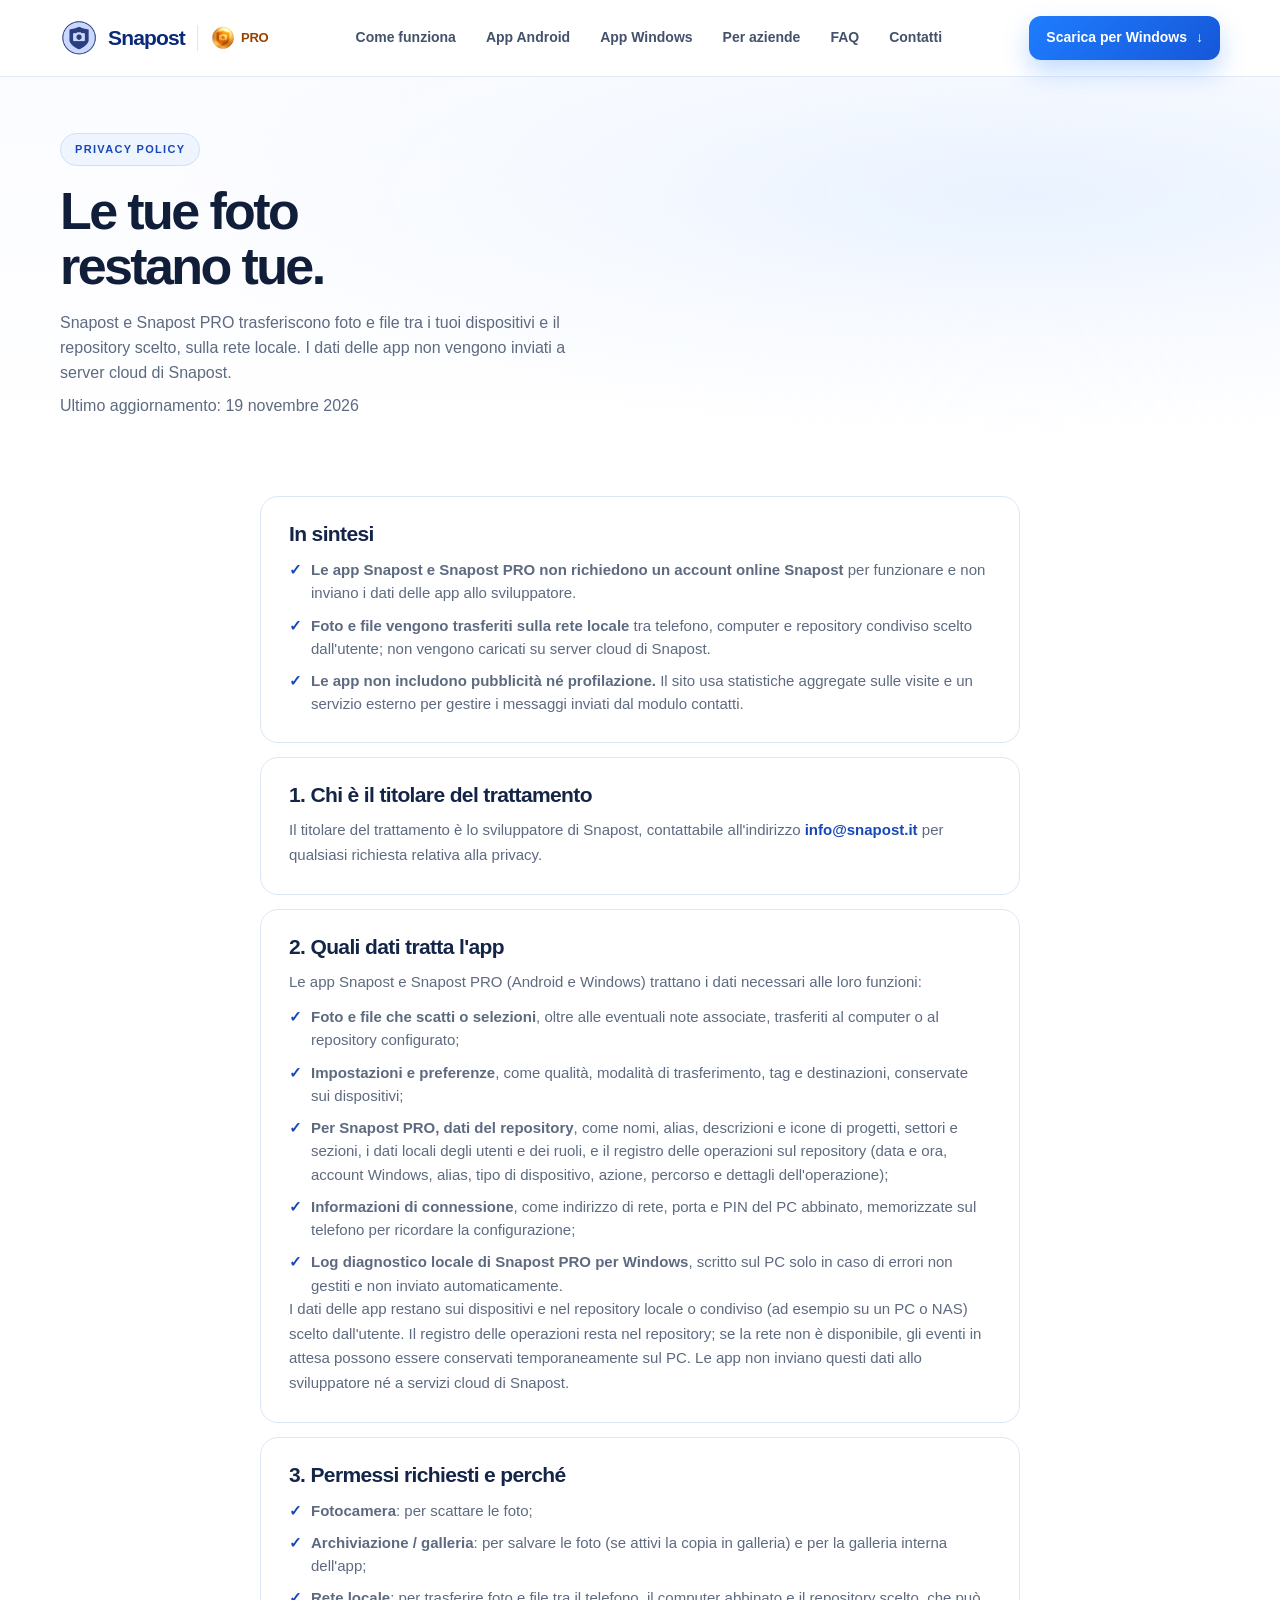
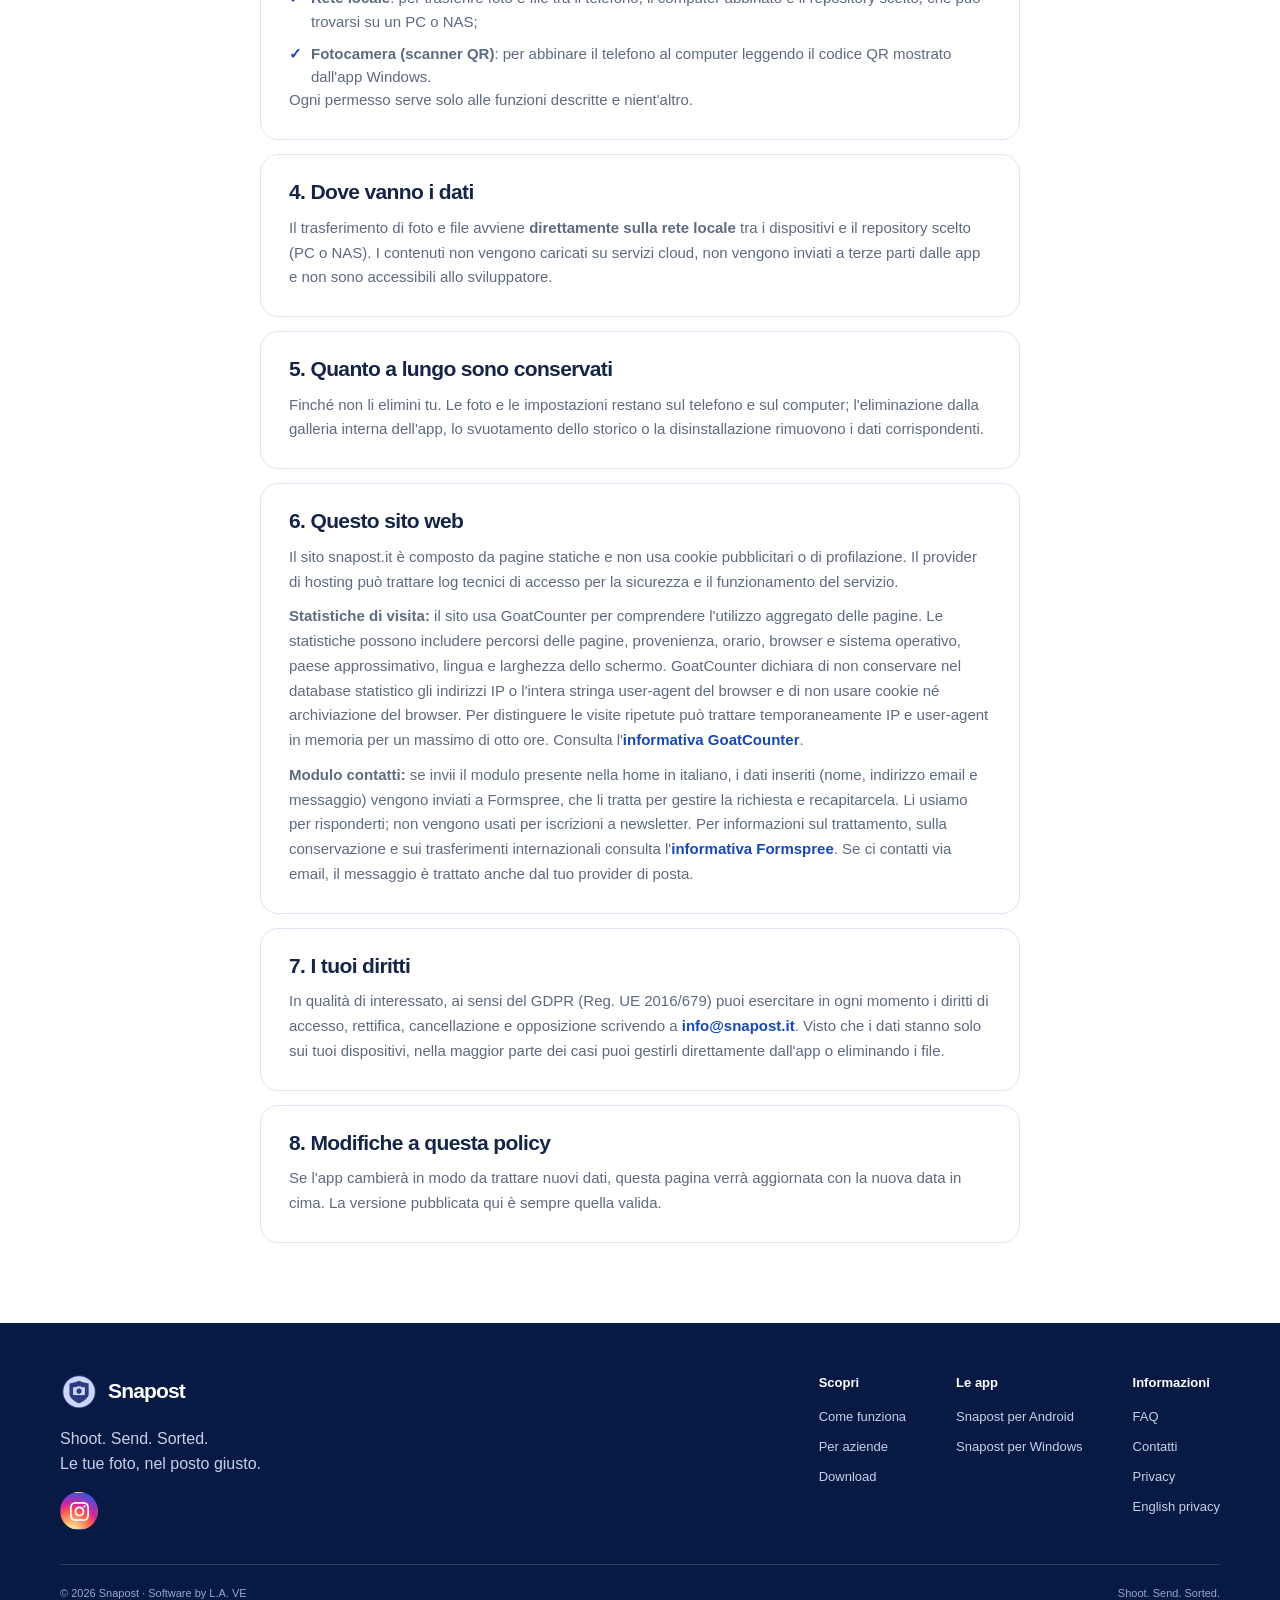
<file: privacy.html>
<!doctype html>
<html lang="it">
<head>
<meta charset="utf-8">
<meta name="viewport" content="width=device-width, initial-scale=1">
<meta name="theme-color" content="#f8faff">
<meta name="description" content="Informativa privacy per Snapost e Snapost PRO: dati delle app conservati sui dispositivi e nel repository locale, senza cloud o pubblicità. Il sito usa statistiche aggregate e un modulo contatti.">
<title>Privacy — Snapost e Snapost PRO</title>
<link rel="icon" href="assets/snaposticona.png">
<link rel="stylesheet" href="assets/stile.css">
<link rel="alternate" hreflang="it" href="https://www.snapost.it/privacy.html">
<link rel="alternate" hreflang="en" href="https://www.snapost.it/privacy-en.html">
<!-- GoatCounter: statistiche visite, privacy-friendly senza cookie -->
<script data-goatcounter="https://snapost.goatcounter.com/count"
        async src="//gc.zgo.at/count.js"></script>
</head>
<body>
<header class="topbar">
  <div class="container nav privacy-nav">
    <div class="privacy-brand-pair"><a class="brand" href="index.html" aria-label="Snapost home"><img src="assets/snaposticona.png" alt=""><span>Snapost</span></a><a class="privacy-pro-mark" href="pro/index.html" title="Snapost PRO" aria-label="Snapost PRO"><img src="assets/snaposticona_gold.png" alt=""><span>PRO</span></a></div>
    <nav class="navlinks" id="navlinks" aria-label="Navigazione principale">
      <a href="index.html#funziona">Come funziona</a><a href="android.html">App Android</a><a href="windows.html">App Windows</a><a href="index.html#aziende">Per aziende</a><a href="index.html#faq">FAQ</a><a href="index.html#contatti">Contatti</a>
    </nav>
    <a class="nav-cta btn windows" href="index.html#download">Scarica per Windows <span aria-hidden="true">↓</span></a>
    <button class="menu-toggle" id="menuToggle" aria-label="Apri menu" aria-expanded="false">☰</button>
  </div>
</header>
<main>
<section class="page-hero legal-hero">
  <div class="container">
    <div class="reveal">
      <span class="app-badge">Privacy policy</span>
      <h1>Le tue foto<br>restano tue.</h1>
      <p>Snapost e Snapost PRO trasferiscono foto e file tra i tuoi dispositivi e il repository scelto, sulla rete locale. I dati delle app non vengono inviati a server cloud di Snapost.</p>
      <p class="legal-updated">Ultimo aggiornamento: 19 novembre 2026</p>
    </div>
  </div>
</section>
<section class="section legal-section">
  <div class="container legal-body">
    <div class="reveal">
      <h2>In sintesi</h2>
      <ul>
        <li><strong>Le app Snapost e Snapost PRO non richiedono un account online Snapost</strong> per funzionare e non inviano i dati delle app allo sviluppatore.</li>
        <li><strong>Foto e file vengono trasferiti sulla rete locale</strong> tra telefono, computer e repository condiviso scelto dall'utente; non vengono caricati su server cloud di Snapost.</li>
        <li><strong>Le app non includono pubblicità né profilazione.</strong> Il sito usa statistiche aggregate sulle visite e un servizio esterno per gestire i messaggi inviati dal modulo contatti.</li>
      </ul>
    </div>
    <div class="reveal">
      <h2>1. Chi è il titolare del trattamento</h2>
      <p>Il titolare del trattamento è lo sviluppatore di Snapost, contattabile all'indirizzo <a href="mailto:info@snapost.it">info@snapost.it</a> per qualsiasi richiesta relativa alla privacy.</p>
    </div>
    <div class="reveal">
      <h2>2. Quali dati tratta l'app</h2>
      <p>Le app Snapost e Snapost PRO (Android e Windows) trattano i dati necessari alle loro funzioni:</p>
      <ul>
        <li><strong>Foto e file che scatti o selezioni</strong>, oltre alle eventuali note associate, trasferiti al computer o al repository configurato;</li>
        <li><strong>Impostazioni e preferenze</strong>, come qualità, modalità di trasferimento, tag e destinazioni, conservate sui dispositivi;</li>
        <li><strong>Per Snapost PRO, dati del repository</strong>, come nomi, alias, descrizioni e icone di progetti, settori e sezioni, i dati locali degli utenti e dei ruoli, e il registro delle operazioni sul repository (data e ora, account Windows, alias, tipo di dispositivo, azione, percorso e dettagli dell'operazione);</li>
        <li><strong>Informazioni di connessione</strong>, come indirizzo di rete, porta e PIN del PC abbinato, memorizzate sul telefono per ricordare la configurazione;</li>
        <li><strong>Log diagnostico locale di Snapost PRO per Windows</strong>, scritto sul PC solo in caso di errori non gestiti e non inviato automaticamente.</li>
      </ul>
      <p>I dati delle app restano sui dispositivi e nel repository locale o condiviso (ad esempio su un PC o NAS) scelto dall'utente. Il registro delle operazioni resta nel repository; se la rete non è disponibile, gli eventi in attesa possono essere conservati temporaneamente sul PC. Le app non inviano questi dati allo sviluppatore né a servizi cloud di Snapost.</p>
    </div>
    <div class="reveal">
      <h2>3. Permessi richiesti e perché</h2>
      <ul>
        <li><strong>Fotocamera</strong>: per scattare le foto;</li>
        <li><strong>Archiviazione / galleria</strong>: per salvare le foto (se attivi la copia in galleria) e per la galleria interna dell'app;</li>
        <li><strong>Rete locale</strong>: per trasferire foto e file tra il telefono, il computer abbinato e il repository scelto, che può trovarsi su un PC o NAS;</li>
        <li><strong>Fotocamera (scanner QR)</strong>: per abbinare il telefono al computer leggendo il codice QR mostrato dall'app Windows.</li>
      </ul>
      <p>Ogni permesso serve solo alle funzioni descritte e nient'altro.</p>
    </div>
    <div class="reveal">
      <h2>4. Dove vanno i dati</h2>
      <p>Il trasferimento di foto e file avviene <strong>direttamente sulla rete locale</strong> tra i dispositivi e il repository scelto (PC o NAS). I contenuti non vengono caricati su servizi cloud, non vengono inviati a terze parti dalle app e non sono accessibili allo sviluppatore.</p>
    </div>
    <div class="reveal">
      <h2>5. Quanto a lungo sono conservati</h2>
      <p>Finché non li elimini tu. Le foto e le impostazioni restano sul telefono e sul computer; l'eliminazione dalla galleria interna dell'app, lo svuotamento dello storico o la disinstallazione rimuovono i dati corrispondenti.</p>
    </div>
    <div class="reveal">
      <h2>6. Questo sito web</h2>
      <p>Il sito snapost.it è composto da pagine statiche e non usa cookie pubblicitari o di profilazione. Il provider di hosting può trattare log tecnici di accesso per la sicurezza e il funzionamento del servizio.</p>
      <p><strong>Statistiche di visita:</strong> il sito usa GoatCounter per comprendere l'utilizzo aggregato delle pagine. Le statistiche possono includere percorsi delle pagine, provenienza, orario, browser e sistema operativo, paese approssimativo, lingua e larghezza dello schermo. GoatCounter dichiara di non conservare nel database statistico gli indirizzi IP o l'intera stringa user-agent del browser e di non usare cookie né archiviazione del browser. Per distinguere le visite ripetute può trattare temporaneamente IP e user-agent in memoria per un massimo di otto ore. Consulta l'<a href="https://www.goatcounter.com/help/privacy" target="_blank" rel="noopener">informativa GoatCounter</a>.</p>
      <p><strong>Modulo contatti:</strong> se invii il modulo presente nella home in italiano, i dati inseriti (nome, indirizzo email e messaggio) vengono inviati a Formspree, che li tratta per gestire la richiesta e recapitarcela. Li usiamo per risponderti; non vengono usati per iscrizioni a newsletter. Per informazioni sul trattamento, sulla conservazione e sui trasferimenti internazionali consulta l'<a href="https://formspree.io/legal/privacy-policy" target="_blank" rel="noopener">informativa Formspree</a>. Se ci contatti via email, il messaggio è trattato anche dal tuo provider di posta.</p>
    </div>
    <div class="reveal">
      <h2>7. I tuoi diritti</h2>
      <p>In qualità di interessato, ai sensi del GDPR (Reg. UE 2016/679) puoi esercitare in ogni momento i diritti di accesso, rettifica, cancellazione e opposizione scrivendo a <a href="mailto:info@snapost.it">info@snapost.it</a>. Visto che i dati stanno solo sui tuoi dispositivi, nella maggior parte dei casi puoi gestirli direttamente dall'app o eliminando i file.</p>
    </div>
    <div class="reveal">
      <h2>8. Modifiche a questa policy</h2>
      <p>Se l'app cambierà in modo da trattare nuovi dati, questa pagina verrà aggiornata con la nuova data in cima. La versione pubblicata qui è sempre quella valida.</p>
    </div>
  </div>
</section>
</main>
<footer class="footer"><div class="container"><div class="footer-top"><div><a class="brand footer-brand" href="index.html"><img src="assets/snaposticona.png" alt=""><span>Snapost</span></a><p>Shoot. Send. Sorted.<br>Le tue foto, nel posto giusto.</p><div class="footer-social"><a class="ig" href="https://instagram.com/snapost.official" target="_blank" rel="noopener" aria-label="Instagram di Snapost"><svg viewBox="0 0 24 24" aria-hidden="true"><path d="M12 0C8.74 0 8.333.015 7.053.072 5.775.132 4.905.333 4.14.63c-.789.306-1.459.717-2.126 1.384S.935 3.35.63 4.14C.333 4.905.131 5.775.072 7.053.012 8.333 0 8.74 0 12s.015 3.667.072 4.947c.06 1.277.261 2.148.558 2.913.306.788.717 1.459 1.384 2.126.667.666 1.336 1.079 2.126 1.384.766.296 1.636.499 2.913.558C8.333 23.988 8.74 24 12 24s3.667-.015 4.947-.072c1.277-.06 2.148-.262 2.913-.558.788-.306 1.459-.718 2.126-1.384.666-.667 1.079-1.335 1.384-2.126.296-.765.499-1.636.558-2.913.06-1.28.072-1.687.072-4.947s-.015-3.667-.072-4.947c-.06-1.277-.262-2.149-.558-2.913-.306-.789-.718-1.459-1.384-2.126C21.319 1.347 20.651.935 19.86.63c-.765-.297-1.636-.499-2.913-.558C15.667.012 15.26 0 12 0zm0 2.16c3.203 0 3.585.016 4.85.071 1.17.055 1.805.249 2.227.415.562.217.96.477 1.382.896.419.42.679.819.896 1.381.164.422.36 1.057.413 2.227.057 1.266.07 1.646.07 4.85s-.015 3.585-.074 4.85c-.061 1.17-.256 1.805-.421 2.227-.224.562-.479.96-.899 1.382-.419.419-.824.679-1.38.896-.42.164-1.065.36-2.235.413-1.274.057-1.649.07-4.859.07-3.211 0-3.586-.015-4.859-.074-1.171-.061-1.816-.256-2.236-.421-.569-.224-.96-.479-1.379-.899-.421-.419-.69-.824-.9-1.38-.165-.42-.359-1.065-.42-2.235-.045-1.26-.061-1.649-.061-4.844 0-3.196.016-3.586.061-4.861.061-1.17.255-1.814.42-2.234.21-.57.479-.96.9-1.381.419-.419.81-.689 1.379-.898.42-.166 1.051-.361 2.221-.421 1.275-.045 1.65-.06 4.859-.06l.045.03zm0 3.678c-3.405 0-6.162 2.76-6.162 6.162 0 3.405 2.76 6.162 6.162 6.162 3.405 0 6.162-2.76 6.162-6.162 0-3.405-2.76-6.162-6.162-6.162zM12 16c-2.21 0-4-1.79-4-4s1.79-4 4-4 4 1.79 4 4-1.79 4-4 4zm7.846-10.405c0 .795-.646 1.44-1.44 1.44-.795 0-1.44-.646-1.44-1.44 0-.794.646-1.439 1.44-1.439.793-.001 1.44.645 1.44 1.439z"/></svg></a></div></div><div class="footer-links"><div class="footer-col"><strong>Scopri</strong><a href="index.html#funziona">Come funziona</a><a href="index.html#aziende">Per aziende</a><a href="index.html#download">Download</a></div><div class="footer-col"><strong>Le app</strong><a href="android.html">Snapost per Android</a><a href="windows.html">Snapost per Windows</a></div><div class="footer-col"><strong>Informazioni</strong><a href="index.html#faq">FAQ</a><a href="index.html#contatti">Contatti</a><a href="privacy.html">Privacy</a><a href="privacy-en.html" lang="en">English privacy</a></div></div></div><div class="footer-bottom"><span>© 2026 Snapost · Software by L.A. VE</span><span>Shoot. Send. Sorted.</span></div></div></footer>
<script src="assets/sito.js"></script>
</body>
</html>
</file>
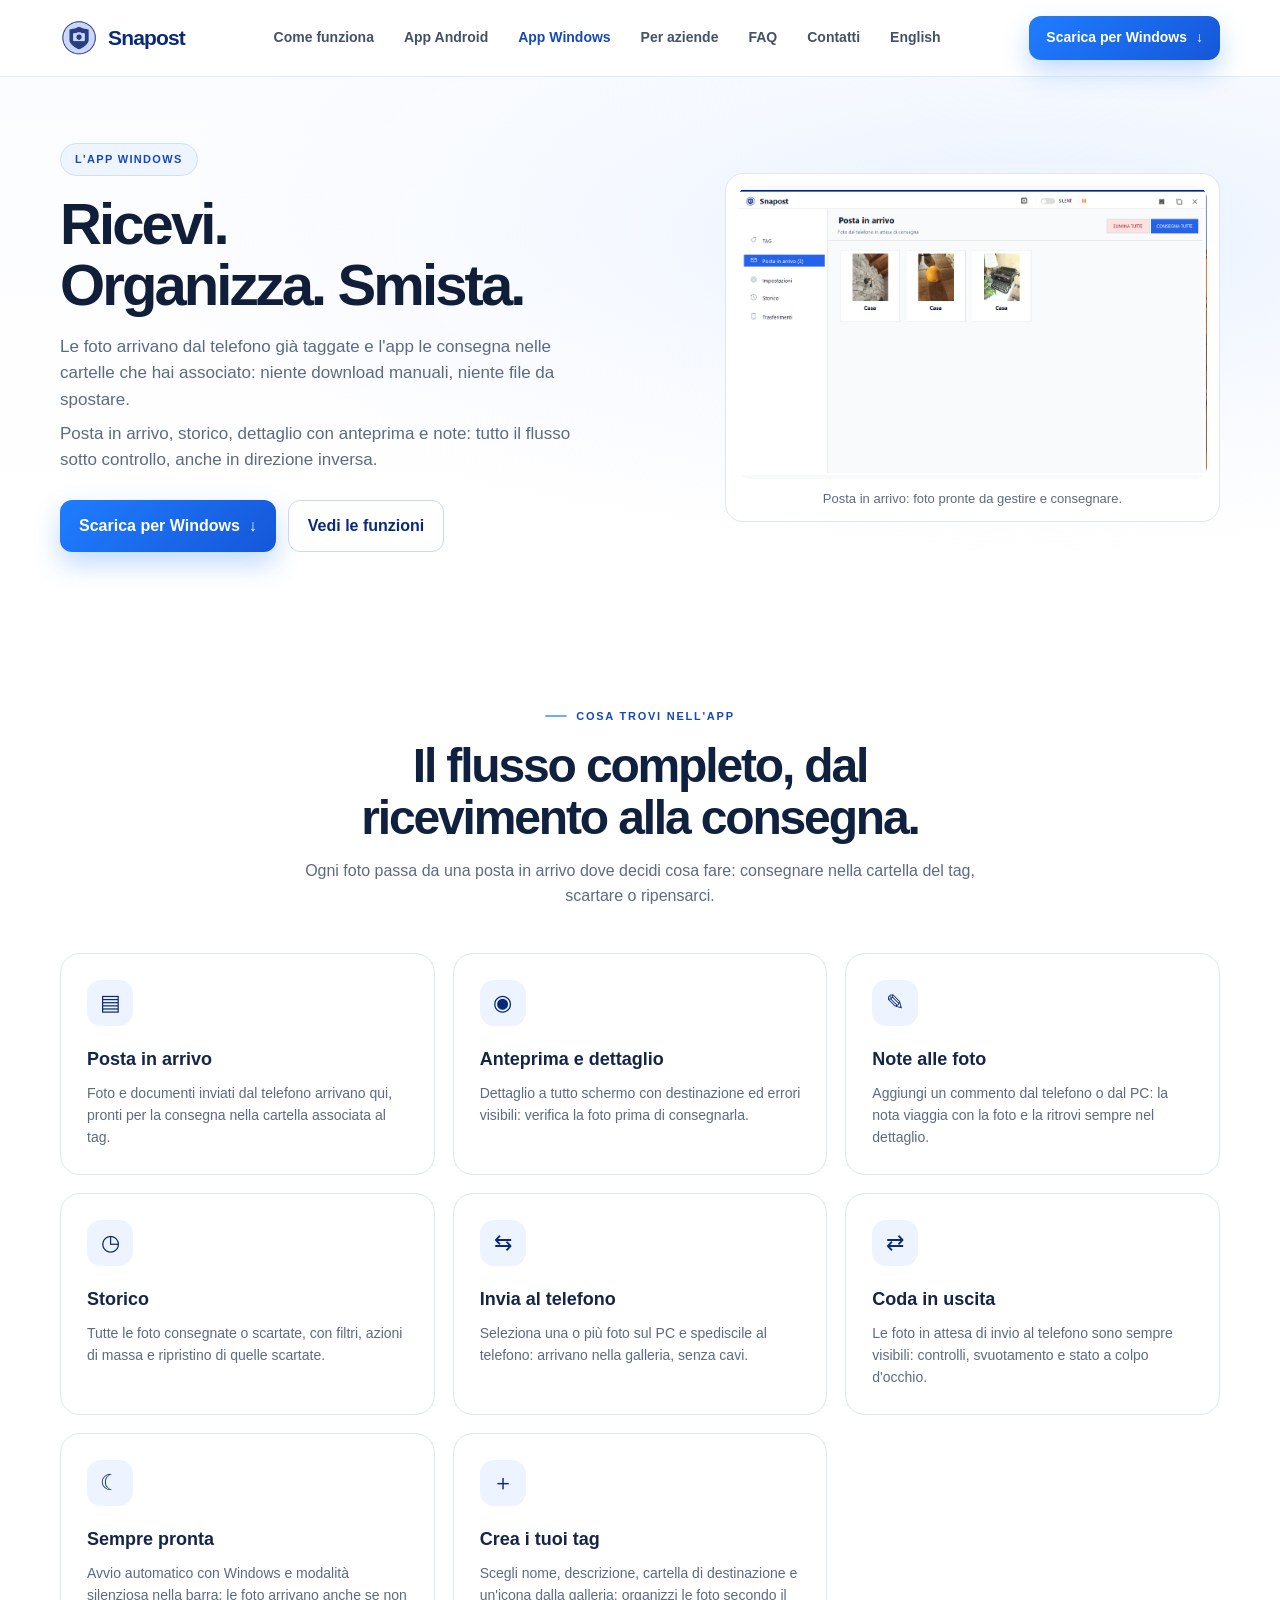
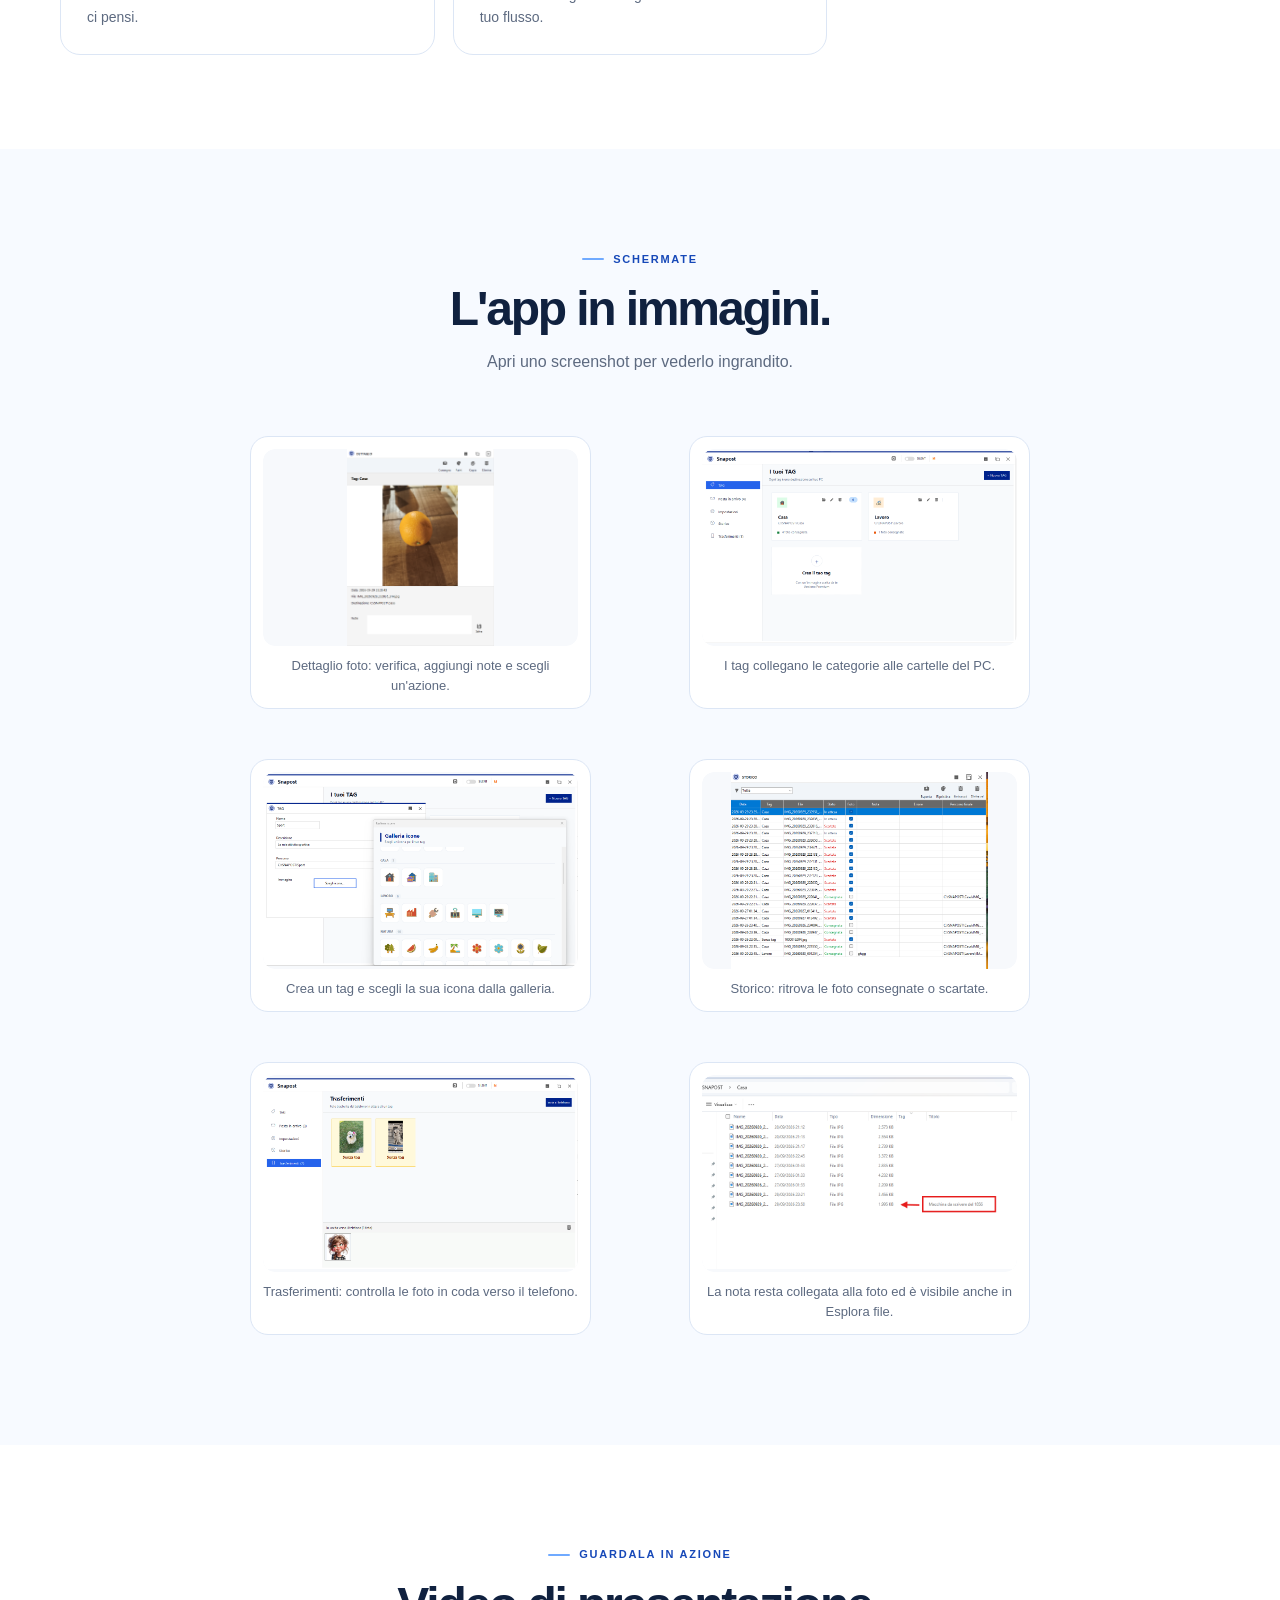
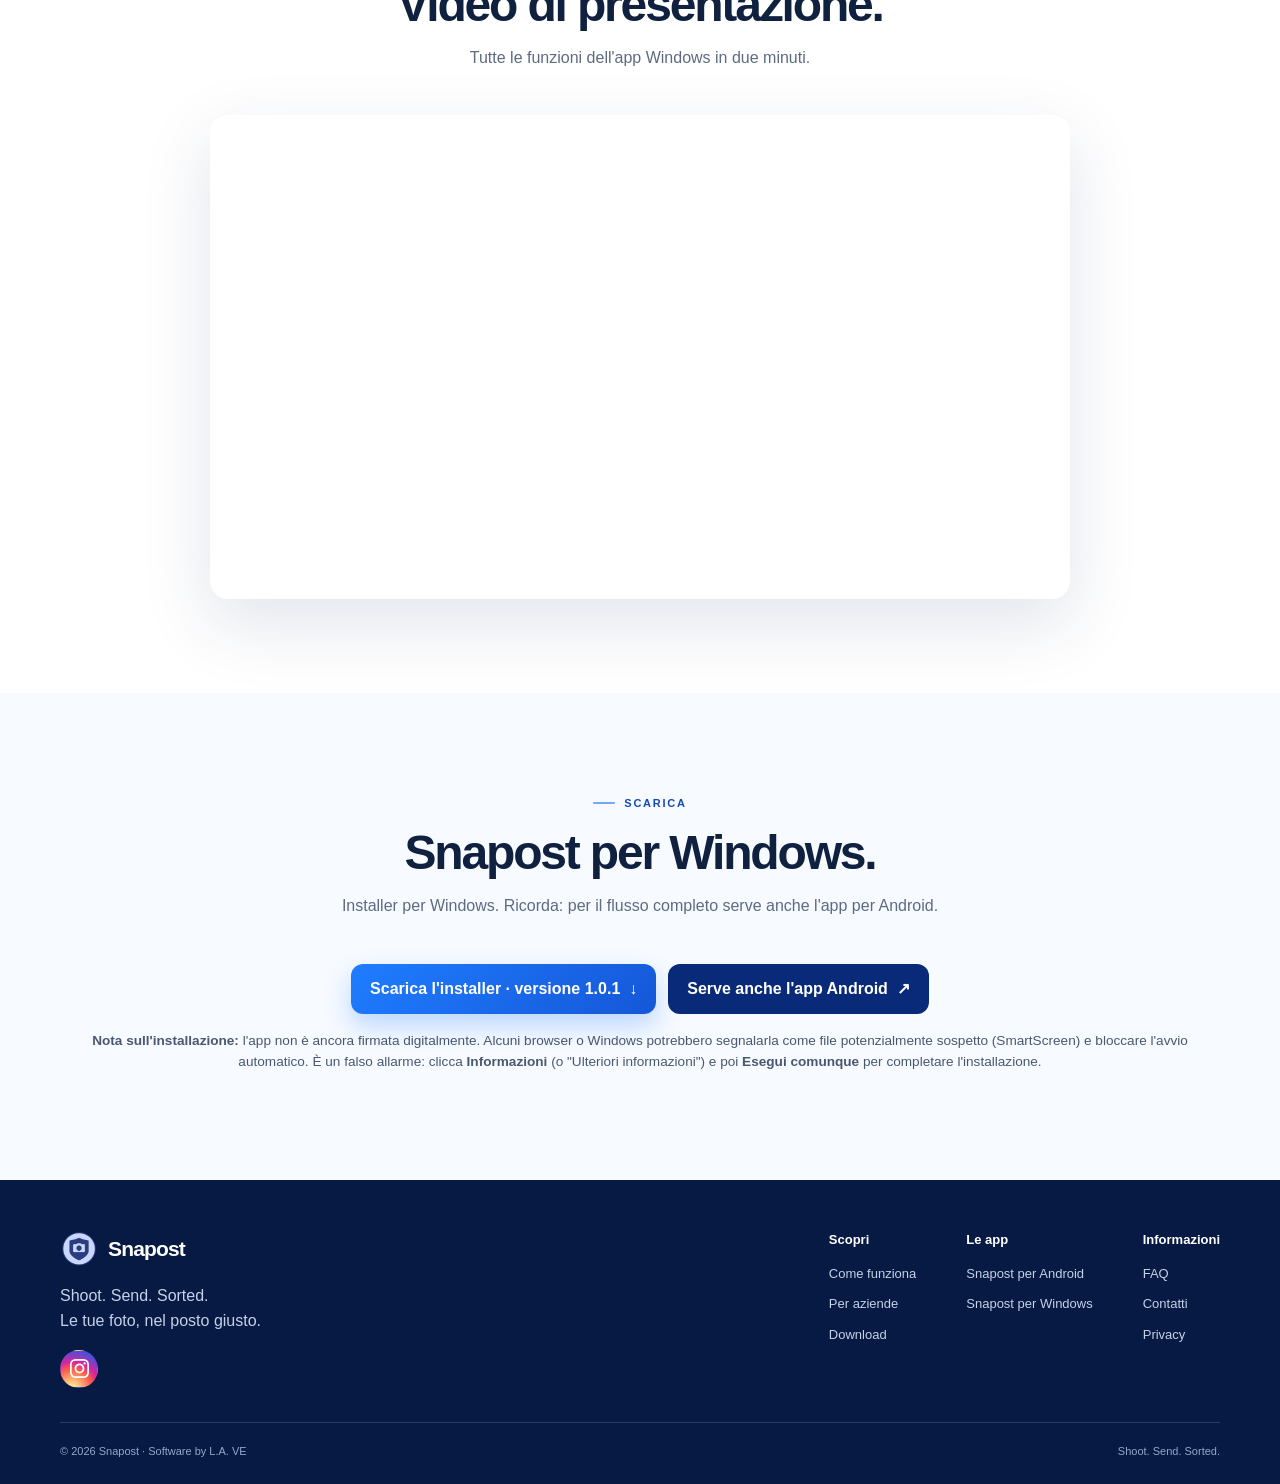
<file: windows.html>
<!doctype html>
<html lang="it">
<head>
<meta charset="utf-8">
<meta name="viewport" content="width=device-width, initial-scale=1">
<meta name="theme-color" content="#f8faff">
<meta name="description" content="Snapost per Windows: riceve foto e documenti dal telefono, li smista nelle cartelle dei tag e gestisce i trasferimenti in entrambe le direzioni.">
<title>Snapost per Windows — Ricevi. Organizza. Smista.</title>
<link rel="icon" href="assets/snaposticona.png">
<link rel="stylesheet" href="assets/stile.css">
<!-- GoatCounter: statistiche visite, privacy-friendly senza cookie -->
<script data-goatcounter="https://snapost.goatcounter.com/count"
        async src="//gc.zgo.at/count.js"></script>
</head>
<body>
<header class="topbar">
  <div class="container nav">
    <a class="brand" href="index.html" aria-label="Snapost home"><img src="assets/snaposticona.png" alt=""><span>Snapost</span></a>
    <nav class="navlinks" id="navlinks" aria-label="Navigazione principale">
      <a href="index.html#funziona">Come funziona</a><a href="android.html">App Android</a><a href="windows.html" class="active">App Windows</a><a href="index.html#aziende">Per aziende</a><a href="index.html#faq">FAQ</a><a href="index.html#contatti">Contatti</a><a href="en.html" lang="en">English</a>
    </nav>
    <a class="nav-cta btn windows" href="#download">Scarica per Windows <span aria-hidden="true">↓</span></a>
    <button class="menu-toggle" id="menuToggle" aria-label="Apri menu" aria-expanded="false">☰</button>
  </div>
</header>
<main>
<section class="page-hero">
  <div class="container page-hero-grid">
    <div class="reveal">
      <span class="app-badge">L'app Windows</span>
      <h1>Ricevi.<br>Organizza. Smista.</h1>
      <p>Le foto arrivano dal telefono già taggate e l'app le consegna nelle cartelle che hai associato: niente download manuali, niente file da spostare.</p>
      <p>Posta in arrivo, storico, dettaglio con anteprima e note: tutto il flusso sotto controllo, anche in direzione inversa.</p>
      <div class="cta-row">
        <a class="btn windows" href="#download">Scarica per Windows <span aria-hidden="true">↓</span></a>
        <a class="btn secondary" href="#funzioni">Vedi le funzioni</a>
      </div>
    </div>
    <div class="reveal">
      <figure class="shot desktop reveal" style="margin:0"><a href="assets/windows-posta-in-arrivo.png" target="_blank" rel="noopener" aria-label="Apri lo screenshot della posta in arrivo"><img src="assets/windows-posta-in-arrivo.png" alt="Snapost per Windows: posta in arrivo con tre foto in attesa di consegna"></a><figcaption>Posta in arrivo: foto pronte da gestire e consegnare.</figcaption></figure>
    </div>
  </div>
</section>
<section class="section" id="funzioni">
  <div class="container">
    <div class="section-head reveal"><div class="eyebrow">Cosa trovi nell'app</div><h2>Il flusso completo, dal ricevimento alla consegna.</h2><p>Ogni foto passa da una posta in arrivo dove decidi cosa fare: consegnare nella cartella del tag, scartare o ripensarci.</p></div>
    <div class="feature-grid">
      <article class="feature-card reveal"><div class="feature-icon">▤</div><h3>Posta in arrivo</h3><p>Foto e documenti inviati dal telefono arrivano qui, pronti per la consegna nella cartella associata al tag.</p></article>
      <article class="feature-card reveal"><div class="feature-icon">◉</div><h3>Anteprima e dettaglio</h3><p>Dettaglio a tutto schermo con destinazione ed errori visibili: verifica la foto prima di consegnarla.</p></article>
      <article class="feature-card reveal"><div class="feature-icon">✎</div><h3>Note alle foto</h3><p>Aggiungi un commento dal telefono o dal PC: la nota viaggia con la foto e la ritrovi sempre nel dettaglio.</p></article>
      <article class="feature-card reveal"><div class="feature-icon">◷</div><h3>Storico</h3><p>Tutte le foto consegnate o scartate, con filtri, azioni di massa e ripristino di quelle scartate.</p></article>
      <article class="feature-card reveal"><div class="feature-icon">⇆</div><h3>Invia al telefono</h3><p>Seleziona una o più foto sul PC e spediscile al telefono: arrivano nella galleria, senza cavi.</p></article>
      <article class="feature-card reveal"><div class="feature-icon">⇄</div><h3>Coda in uscita</h3><p>Le foto in attesa di invio al telefono sono sempre visibili: controlli, svuotamento e stato a colpo d'occhio.</p></article>
      <article class="feature-card reveal"><div class="feature-icon">☾</div><h3>Sempre pronta</h3><p>Avvio automatico con Windows e modalità silenziosa nella barra: le foto arrivano anche se non ci pensi.</p></article>
      <article class="feature-card reveal"><div class="feature-icon">＋</div><h3>Crea i tuoi tag</h3><p>Scegli nome, descrizione, cartella di destinazione e un'icona dalla galleria: organizzi le foto secondo il tuo flusso.</p></article>
    </div>
  </div>
</section>
<section class="section steps-section">
  <div class="container">
    <div class="section-head reveal"><div class="eyebrow">Schermate</div><h2>L'app in immagini.</h2><p>Apri uno screenshot per vederlo ingrandito.</p></div>
    <div class="gallery narrow">
      <figure class="shot desktop reveal"><a href="assets/windows-dettaglio-foto.png" target="_blank" rel="noopener" aria-label="Apri lo screenshot del dettaglio foto"><img src="assets/windows-dettaglio-foto.png" alt="Dettaglio di una foto con azioni, destinazione e campo note"></a><figcaption>Dettaglio foto: verifica, aggiungi note e scegli un'azione.</figcaption></figure>
      <figure class="shot desktop reveal"><a href="assets/windows-tag.png" target="_blank" rel="noopener" aria-label="Apri lo screenshot dei tag"><img src="assets/windows-tag.png" alt="Elenco dei tag Snapost con cartelle di destinazione e conteggio foto"></a><figcaption>I tag collegano le categorie alle cartelle del PC.</figcaption></figure>
      <figure class="shot desktop reveal"><a href="assets/windows-crea-tag-galleria.png" target="_blank" rel="noopener" aria-label="Apri lo screenshot della creazione tag e galleria icone"><img src="assets/windows-crea-tag-galleria.png" alt="Creazione di un tag e selezione di un'icona dalla galleria divisa per categorie"></a><figcaption>Crea un tag e scegli la sua icona dalla galleria.</figcaption></figure>
      <figure class="shot desktop reveal"><a href="assets/windows-storico.png" target="_blank" rel="noopener" aria-label="Apri lo screenshot dello storico"><img src="assets/windows-storico.png" alt="Storico delle foto con data, tag, stato e percorso finale"></a><figcaption>Storico: ritrova le foto consegnate o scartate.</figcaption></figure>
      <figure class="shot desktop reveal"><a href="assets/windows-trasferimenti.png" target="_blank" rel="noopener" aria-label="Apri lo screenshot dei trasferimenti"><img src="assets/windows-trasferimenti.png" alt="Trasferimenti Snapost con coda in uscita verso il telefono"></a><figcaption>Trasferimenti: controlla le foto in coda verso il telefono.</figcaption></figure>
      <figure class="shot desktop reveal"><a href="assets/windows-note-foto.png" target="_blank" rel="noopener" aria-label="Apri lo screenshot delle note alle foto"><img src="assets/windows-note-foto.png" alt="Esplora file mostra la nota associata alla foto nella colonna Titolo"></a><figcaption>La nota resta collegata alla foto ed è visibile anche in Esplora file.</figcaption></figure>
    </div>
  </div>
</section>
<section class="section">
  <div class="container">
    <div class="section-head reveal"><div class="eyebrow">Guardala in azione</div><h2>Video di presentazione.</h2><p>Tutte le funzioni dell'app Windows in due minuti.</p></div>
    <div class="video-slot reveal"><iframe src="https://www.youtube-nocookie.com/embed/3OFZWo-BsP4" title="Snapost per Windows — video di presentazione" loading="lazy" allow="accelerometer; autoplay; clipboard-write; encrypted-media; gyroscope; picture-in-picture; web-share" allowfullscreen></iframe></div>
  </div>
</section>
<section class="section faq" id="download">
  <div class="container">
    <div class="section-head reveal"><div class="eyebrow">Scarica</div><h2>Snapost per Windows.</h2><p>Installer per Windows. Ricorda: per il flusso completo serve anche l'app per Android.</p></div>
    <div class="cta-row" style="justify-content:center">
      <a class="btn windows" href="download/Snapost_Setup_1.0.1.0.exe" download data-goatcounter-click="download-snapost-windows" data-goatcounter-no-session="1">Scarica l'installer · versione 1.0.1 <span aria-hidden="true">↓</span></a>
      <a class="btn primary" href="android.html">Serve anche l'app Android <span aria-hidden="true">↗</span></a>
    </div>
    <p style="text-align:center;margin-top:16px;opacity:.75;font-size:.85rem"><strong>Nota sull'installazione:</strong> l'app non è ancora firmata digitalmente. Alcuni browser o Windows potrebbero segnalarla come file potenzialmente sospetto (SmartScreen) e bloccare l'avvio automatico. È un falso allarme: clicca <strong>Informazioni</strong> (o "Ulteriori informazioni") e poi <strong>Esegui comunque</strong> per completare l'installazione.</p>
  </div>
</section>
</main>
<footer class="footer"><div class="container"><div class="footer-top"><div><a class="brand footer-brand" href="index.html"><img src="assets/snaposticona.png" alt=""><span>Snapost</span></a><p>Shoot. Send. Sorted.<br>Le tue foto, nel posto giusto.</p><div class="footer-social"><a class="ig" href="https://instagram.com/snapost.official" target="_blank" rel="noopener" aria-label="Instagram di Snapost"><svg viewBox="0 0 24 24" aria-hidden="true"><path d="M12 0C8.74 0 8.333.015 7.053.072 5.775.132 4.905.333 4.14.63c-.789.306-1.459.717-2.126 1.384S.935 3.35.63 4.14C.333 4.905.131 5.775.072 7.053.012 8.333 0 8.74 0 12s.015 3.667.072 4.947c.06 1.277.261 2.148.558 2.913.306.788.717 1.459 1.384 2.126.667.666 1.336 1.079 2.126 1.384.766.296 1.636.499 2.913.558C8.333 23.988 8.74 24 12 24s3.667-.015 4.947-.072c1.277-.06 2.148-.262 2.913-.558.788-.306 1.459-.718 2.126-1.384.666-.667 1.079-1.335 1.384-2.126.296-.765.499-1.636.558-2.913.06-1.28.072-1.687.072-4.947s-.015-3.667-.072-4.947c-.06-1.277-.262-2.149-.558-2.913-.306-.789-.718-1.459-1.384-2.126C21.319 1.347 20.651.935 19.86.63c-.765-.297-1.636-.499-2.913-.558C15.667.012 15.26 0 12 0zm0 2.16c3.203 0 3.585.016 4.85.071 1.17.055 1.805.249 2.227.415.562.217.96.477 1.382.896.419.42.679.819.896 1.381.164.422.36 1.057.413 2.227.057 1.266.07 1.646.07 4.85s-.015 3.585-.074 4.85c-.061 1.17-.256 1.805-.421 2.227-.224.562-.479.96-.899 1.382-.419.419-.824.679-1.38.896-.42.164-1.065.36-2.235.413-1.274.057-1.649.07-4.859.07-3.211 0-3.586-.015-4.859-.074-1.171-.061-1.816-.256-2.236-.421-.569-.224-.96-.479-1.379-.899-.421-.419-.69-.824-.9-1.38-.165-.42-.359-1.065-.42-2.235-.045-1.26-.061-1.649-.061-4.844 0-3.196.016-3.586.061-4.861.061-1.17.255-1.814.42-2.234.21-.57.479-.96.9-1.381.419-.419.81-.689 1.379-.898.42-.166 1.051-.361 2.221-.421 1.275-.045 1.65-.06 4.859-.06l.045.03zm0 3.678c-3.405 0-6.162 2.76-6.162 6.162 0 3.405 2.76 6.162 6.162 6.162 3.405 0 6.162-2.76 6.162-6.162 0-3.405-2.76-6.162-6.162-6.162zM12 16c-2.21 0-4-1.79-4-4s1.79-4 4-4 4 1.79 4 4-1.79 4-4 4zm7.846-10.405c0 .795-.646 1.44-1.44 1.44-.795 0-1.44-.646-1.44-1.44 0-.794.646-1.439 1.44-1.439.793-.001 1.44.645 1.44 1.439z"/></svg></a></div></div><div class="footer-links"><div class="footer-col"><strong>Scopri</strong><a href="index.html#funziona">Come funziona</a><a href="index.html#aziende">Per aziende</a><a href="index.html#download">Download</a></div><div class="footer-col"><strong>Le app</strong><a href="android.html">Snapost per Android</a><a href="windows.html">Snapost per Windows</a></div><div class="footer-col"><strong>Informazioni</strong><a href="index.html#faq">FAQ</a><a href="index.html#contatti">Contatti</a><a href="privacy.html">Privacy</a></div></div></div><div class="footer-bottom"><span>© 2026 Snapost · Software by L.A. VE</span><span>Shoot. Send. Sorted.</span></div></div></footer>
<script src="assets/sito.js"></script>
</body>
</html>
</file>
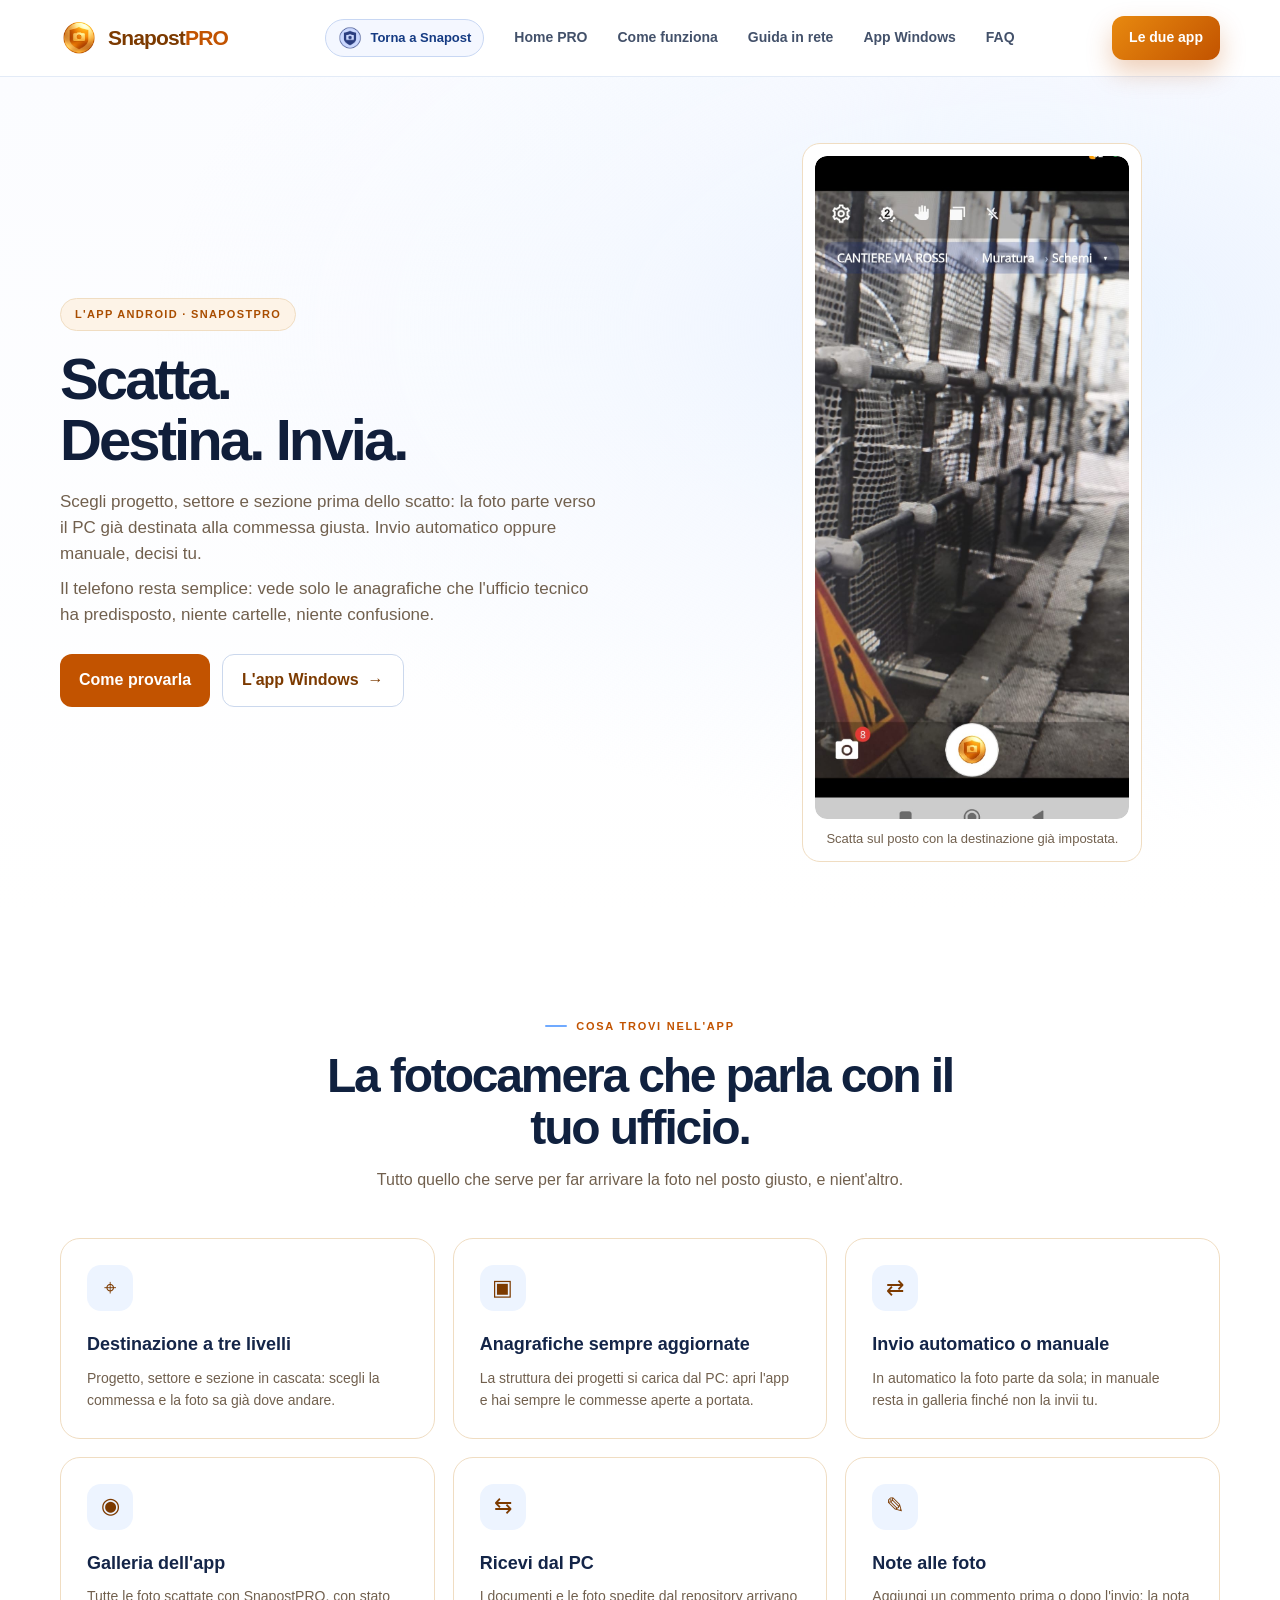
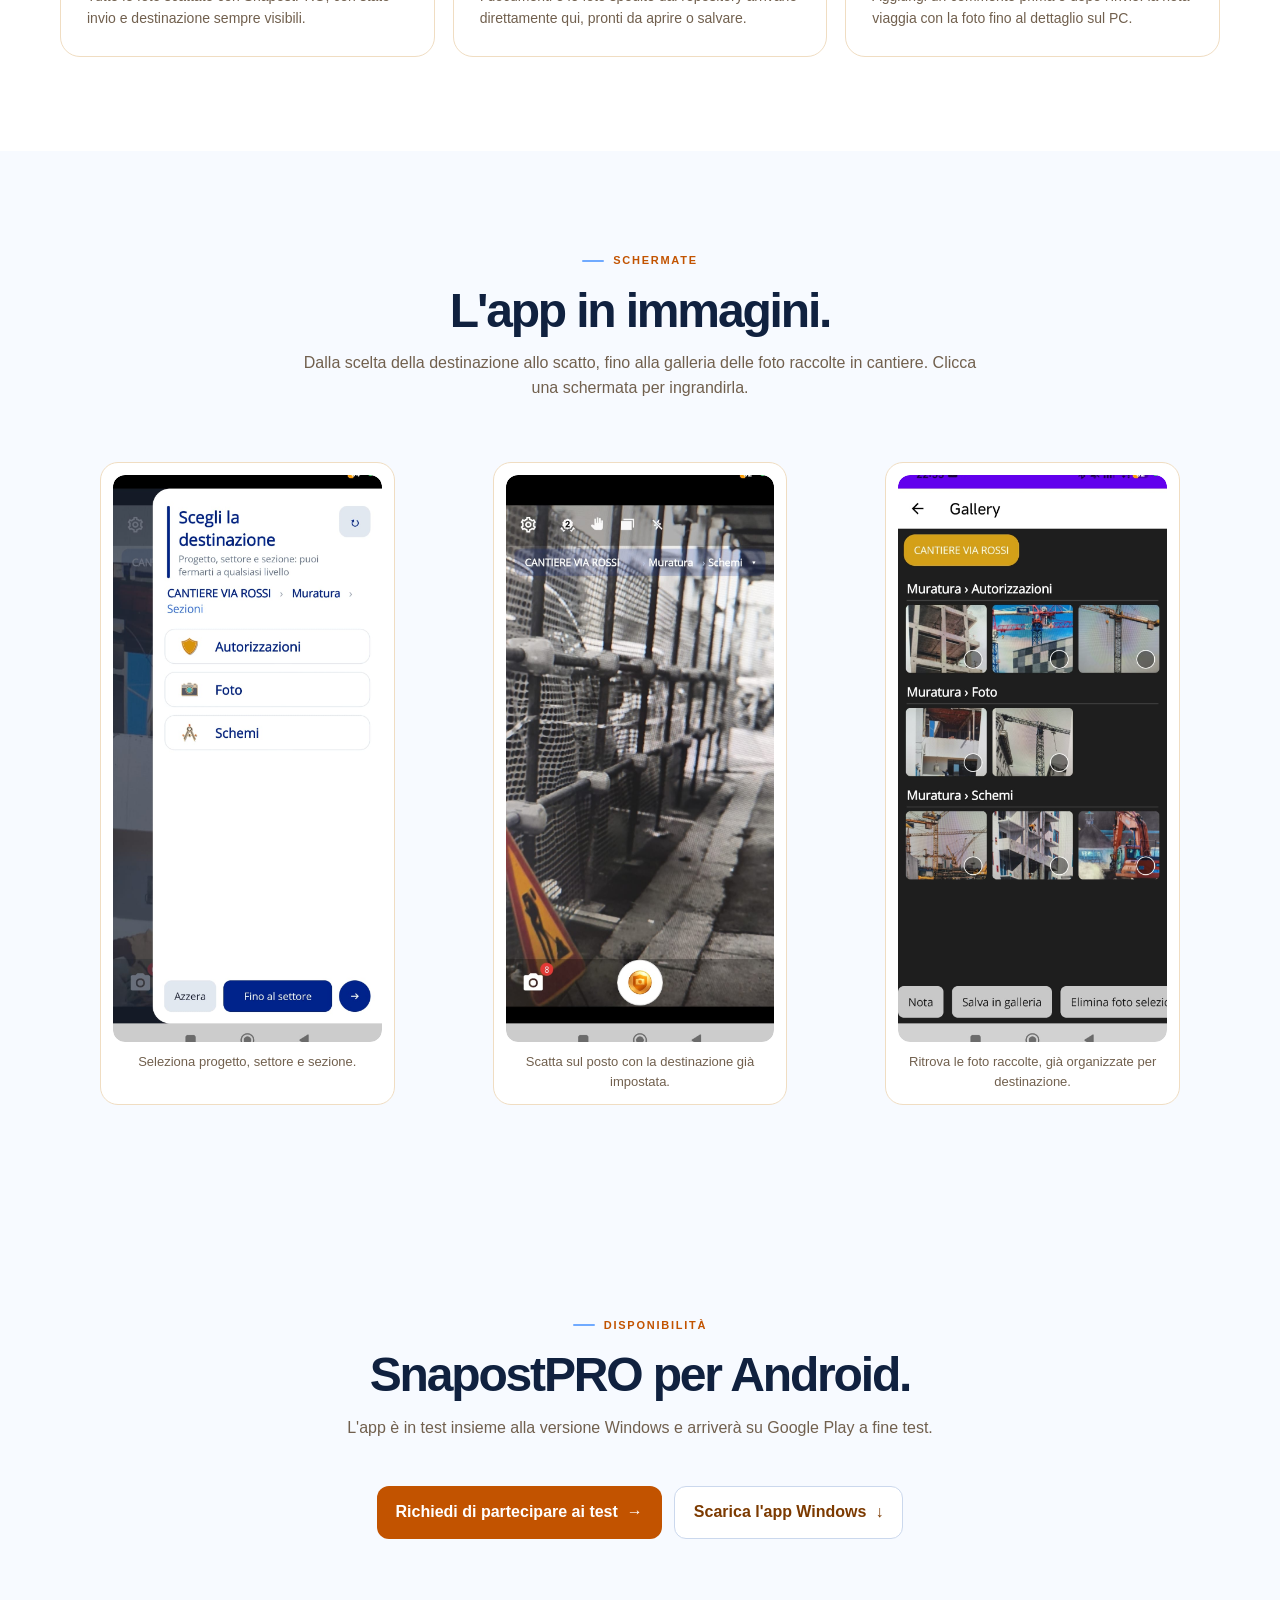
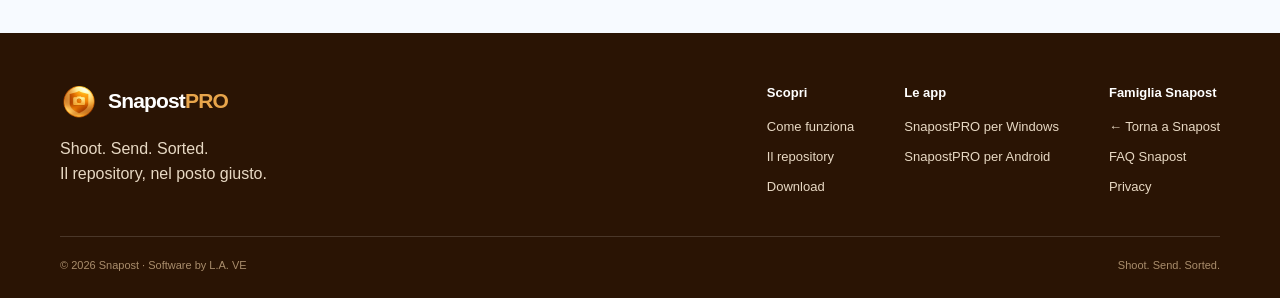
<file: pro/android.html>
<!doctype html>
<html lang="it">
<head>
<meta charset="utf-8">
<meta name="viewport" content="width=device-width, initial-scale=1">
<meta name="robots" content="noindex, nofollow">
<meta name="theme-color" content="#fff7ec">
<meta name="description" content="SnapostPRO per Android: scatta e destina la foto a progetto, settore e sezione, direttamente dal cantiere. Area in test.">
<title>SnapostPRO per Android — Scatta. Destina. Invia.</title>
<link rel="icon" href="../assets/snaposticona_gold.png">
<link rel="stylesheet" href="../assets/stile.css">
<link rel="stylesheet" href="../assets/stile-pro.css">
<!-- GoatCounter: statistiche visite, privacy-friendly senza cookie -->
<script data-goatcounter="https://snapost.goatcounter.com/count"
        async src="//gc.zgo.at/count.js"></script>
</head>
<body class="pro">
<header class="topbar">
  <div class="container nav">
    <a class="brand" href="index.html" aria-label="SnapostPRO home"><img src="../assets/snaposticona_gold.png" alt=""><span>Snapost<span style="color:#c25300">PRO</span></span></a>
    <nav class="navlinks" id="navlinks" aria-label="Navigazione principale">
      <a class="snapost-return" href="../index.html" title="Torna a Snapost"><img src="../assets/snaposticona.png" alt=""><span>Torna a Snapost</span></a><a href="index.html">Home PRO</a><a href="index.html#funziona">Come funziona</a><a href="guida.html">Guida in rete</a><a href="windows.html">App Windows</a><a href="index.html#faq">FAQ</a>
    </nav>
    <a class="nav-cta btn windows" href="index.html#app">Le due app</a>
    <button class="menu-toggle" id="menuToggle" aria-label="Apri menu" aria-expanded="false">☰</button>
  </div>
</header>
<main>
<section class="page-hero">
  <div class="container page-hero-grid">
    <div class="reveal">
      <span class="app-badge">L'app Android · SnapostPRO</span>
      <h1>Scatta.<br>Destina. Invia.</h1>
      <p>Scegli progetto, settore e sezione prima dello scatto: la foto parte verso il PC già destinata alla commessa giusta. Invio automatico oppure manuale, decisi tu.</p>
      <p>Il telefono resta semplice: vede solo le anagrafiche che l'ufficio tecnico ha predisposto, niente cartelle, niente confusione.</p>
      <div class="cta-row">
        <a class="btn primary" href="#download">Come provarla</a>
        <a class="btn secondary" href="windows.html">L'app Windows <span aria-hidden="true">→</span></a>
      </div>
    </div>
    <div class="reveal">
      <figure class="shot phone reveal" style="max-width:340px;margin:0 auto"><a href="../assets/android-scatto-cantiere.jpeg" target="_blank" rel="noopener" aria-label="Apri ingrandita la schermata di scatto SnapostPRO"><img src="../assets/android-scatto-cantiere.jpeg" alt="SnapostPRO Android durante lo scatto in cantiere, con progetto e destinazione selezionati"></a><figcaption>Scatta sul posto con la destinazione già impostata.</figcaption></figure>
    </div>
  </div>
</section>
<section class="section" id="funzioni">
  <div class="container">
    <div class="section-head reveal"><div class="eyebrow">Cosa trovi nell'app</div><h2>La fotocamera che parla con il tuo ufficio.</h2><p>Tutto quello che serve per far arrivare la foto nel posto giusto, e nient'altro.</p></div>
    <div class="feature-grid">
      <article class="feature-card reveal"><div class="feature-icon">⌖</div><h3>Destinazione a tre livelli</h3><p>Progetto, settore e sezione in cascata: scegli la commessa e la foto sa già dove andare.</p></article>
      <article class="feature-card reveal"><div class="feature-icon">▣</div><h3>Anagrafiche sempre aggiornate</h3><p>La struttura dei progetti si carica dal PC: apri l'app e hai sempre le commesse aperte a portata.</p></article>
      <article class="feature-card reveal"><div class="feature-icon">⇄</div><h3>Invio automatico o manuale</h3><p>In automatico la foto parte da sola; in manuale resta in galleria finché non la invii tu.</p></article>
      <article class="feature-card reveal"><div class="feature-icon">◉</div><h3>Galleria dell'app</h3><p>Tutte le foto scattate con SnapostPRO, con stato invio e destinazione sempre visibili.</p></article>
      <article class="feature-card reveal"><div class="feature-icon">⇆</div><h3>Ricevi dal PC</h3><p>I documenti e le foto spedite dal repository arrivano direttamente qui, pronti da aprire o salvare.</p></article>
      <article class="feature-card reveal"><div class="feature-icon">✎</div><h3>Note alle foto</h3><p>Aggiungi un commento prima o dopo l'invio: la nota viaggia con la foto fino al dettaglio sul PC.</p></article>
    </div>
  </div>
</section>
<section class="section steps-section">
  <div class="container">
    <div class="section-head reveal"><div class="eyebrow">Schermate</div><h2>L'app in immagini.</h2><p>Dalla scelta della destinazione allo scatto, fino alla galleria delle foto raccolte in cantiere. Clicca una schermata per ingrandirla.</p></div>
    <div class="gallery">
      <figure class="shot phone reveal"><a href="../assets/android-destinazione.jpeg" target="_blank" rel="noopener" aria-label="Apri ingrandita la scelta della destinazione"><img src="../assets/android-destinazione.jpeg" alt="SnapostPRO Android: selezione del progetto, settore e sezione prima dello scatto"></a><figcaption>Seleziona progetto, settore e sezione.</figcaption></figure>
      <figure class="shot phone reveal"><a href="../assets/android-scatto-cantiere.jpeg" target="_blank" rel="noopener" aria-label="Apri ingrandita la schermata di scatto"><img src="../assets/android-scatto-cantiere.jpeg" alt="SnapostPRO Android: schermata di scatto in cantiere con destinazione impostata"></a><figcaption>Scatta sul posto con la destinazione già impostata.</figcaption></figure>
      <figure class="shot phone reveal"><a href="../assets/android-galleria-pro.jpeg" target="_blank" rel="noopener" aria-label="Apri ingrandita la galleria SnapostPRO"><img src="../assets/android-galleria-pro.jpeg" alt="SnapostPRO Android: galleria delle foto organizzate per settore e sezione"></a><figcaption>Ritrova le foto raccolte, già organizzate per destinazione.</figcaption></figure>
    </div>
  </div>
</section>
<section class="section faq" id="download">
  <div class="container">
    <div class="section-head reveal"><div class="eyebrow">Disponibilità</div><h2>SnapostPRO per Android.</h2><p>L'app è in test insieme alla versione Windows e arriverà su Google Play a fine test.</p></div>
    <div class="cta-row" style="justify-content:center">
      <a class="btn primary" href="index.html#contatti">Richiedi di partecipare ai test <span aria-hidden="true">→</span></a>
      <a class="btn secondary" href="windows.html">Scarica l'app Windows <span aria-hidden="true">↓</span></a>
    </div>
  </div>
</section>
</main>
<footer class="footer"><div class="container"><div class="footer-top"><div><a class="brand footer-brand" href="index.html"><img src="../assets/snaposticona_gold.png" alt=""><span>Snapost<span style="color:#e8a54b">PRO</span></span></a><p>Shoot. Send. Sorted.<br>Il repository, nel posto giusto.</p></div><div class="footer-links"><div class="footer-col"><strong>Scopri</strong><a href="index.html#funziona">Come funziona</a><a href="index.html#repository">Il repository</a><a href="windows.html#download">Download</a></div><div class="footer-col"><strong>Le app</strong><a href="windows.html">SnapostPRO per Windows</a><a href="android.html">SnapostPRO per Android</a></div><div class="footer-col"><strong>Famiglia Snapost</strong><a href="../index.html">← Torna a Snapost</a><a href="../index.html#faq">FAQ Snapost</a><a href="../privacy.html">Privacy</a></div></div></div><div class="footer-bottom"><span>© 2026 Snapost · Software by L.A. VE</span><span>Shoot. Send. Sorted.</span></div></div></footer>
<script src="../assets/sito.js"></script>
</body>
</html>
</file>
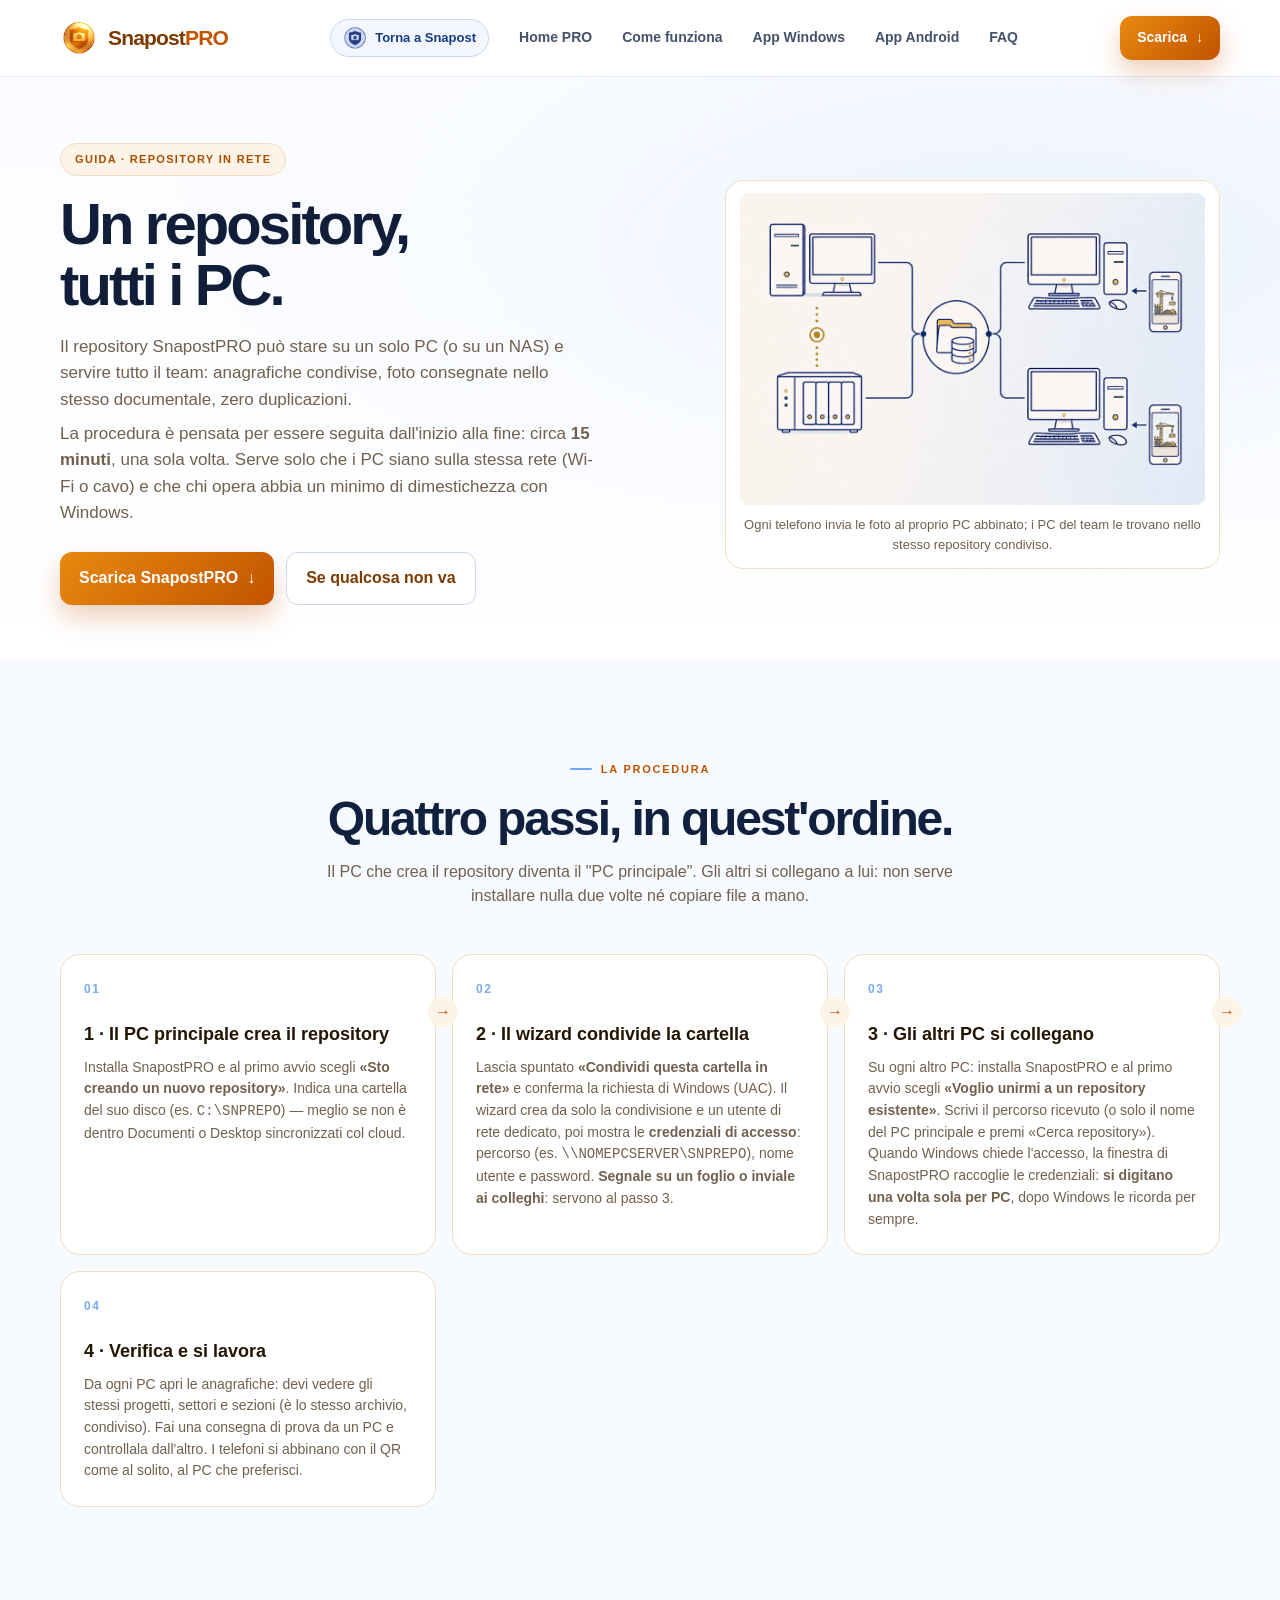
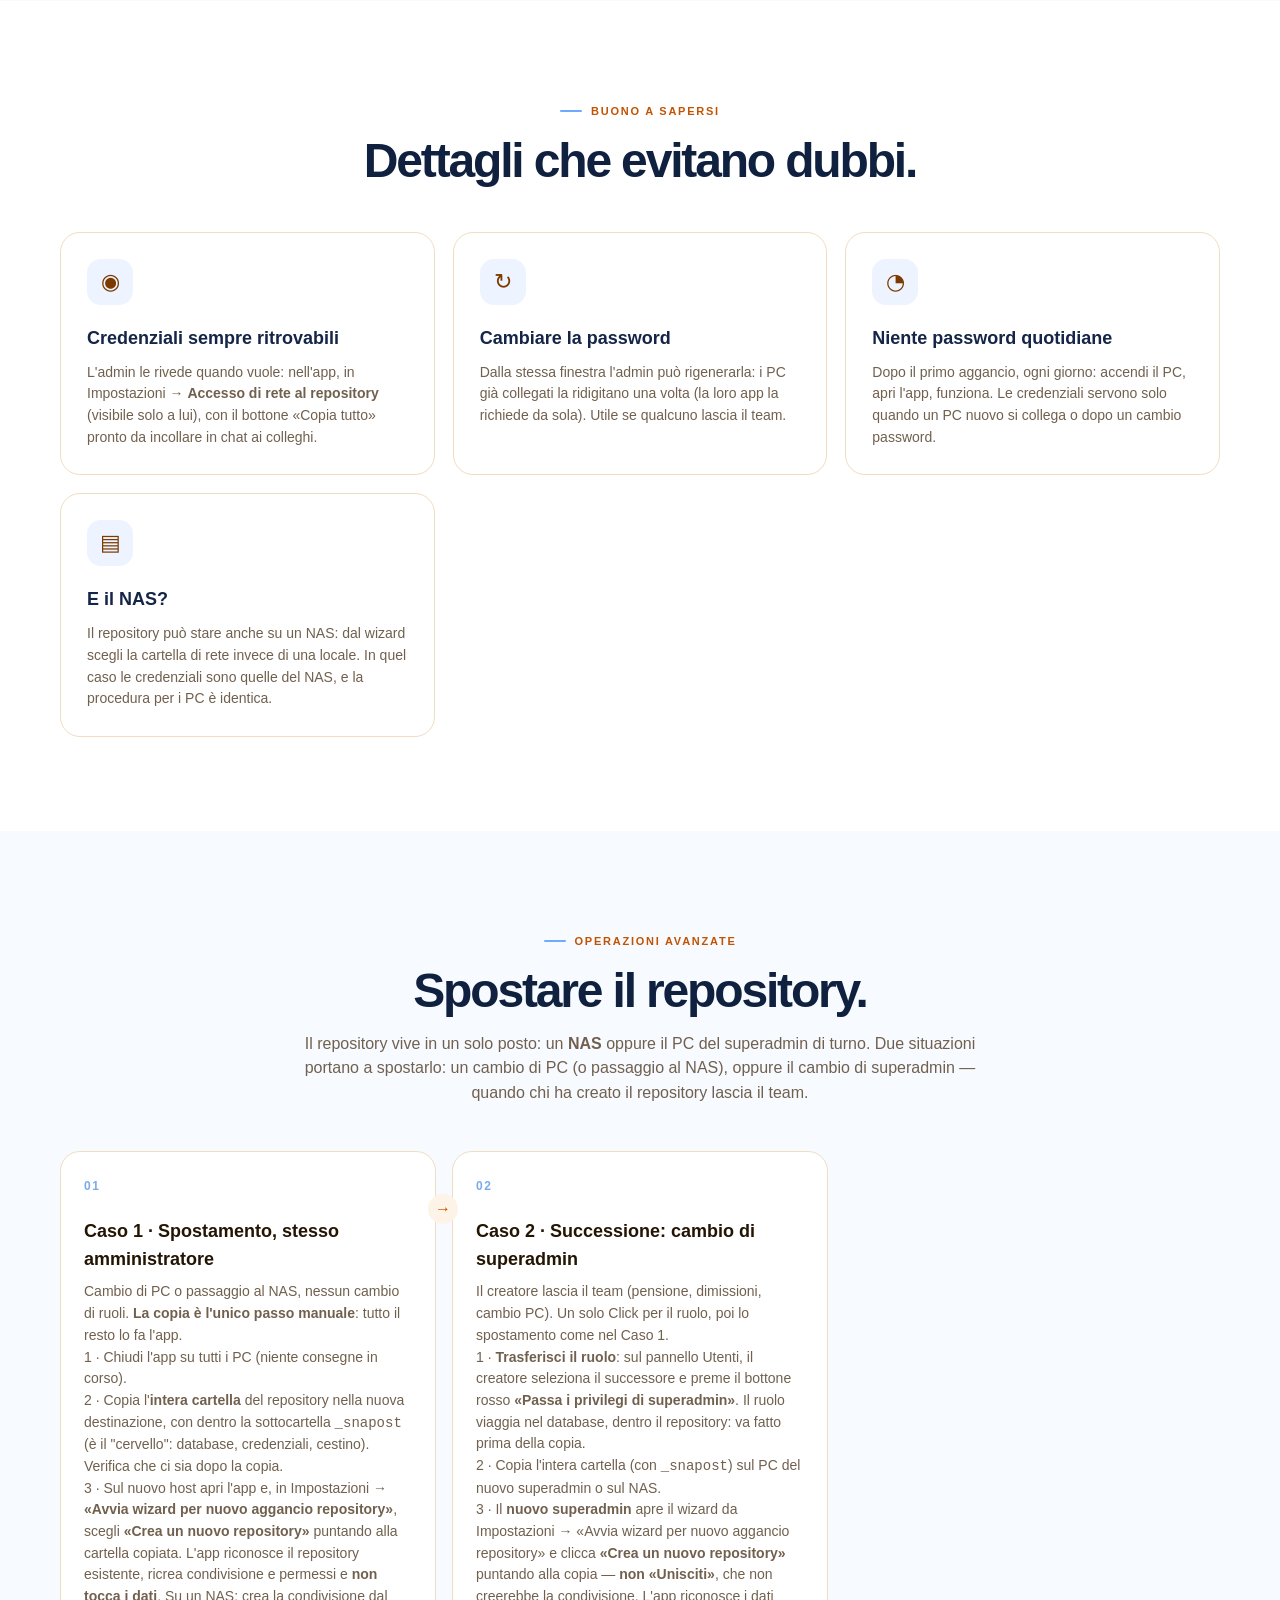
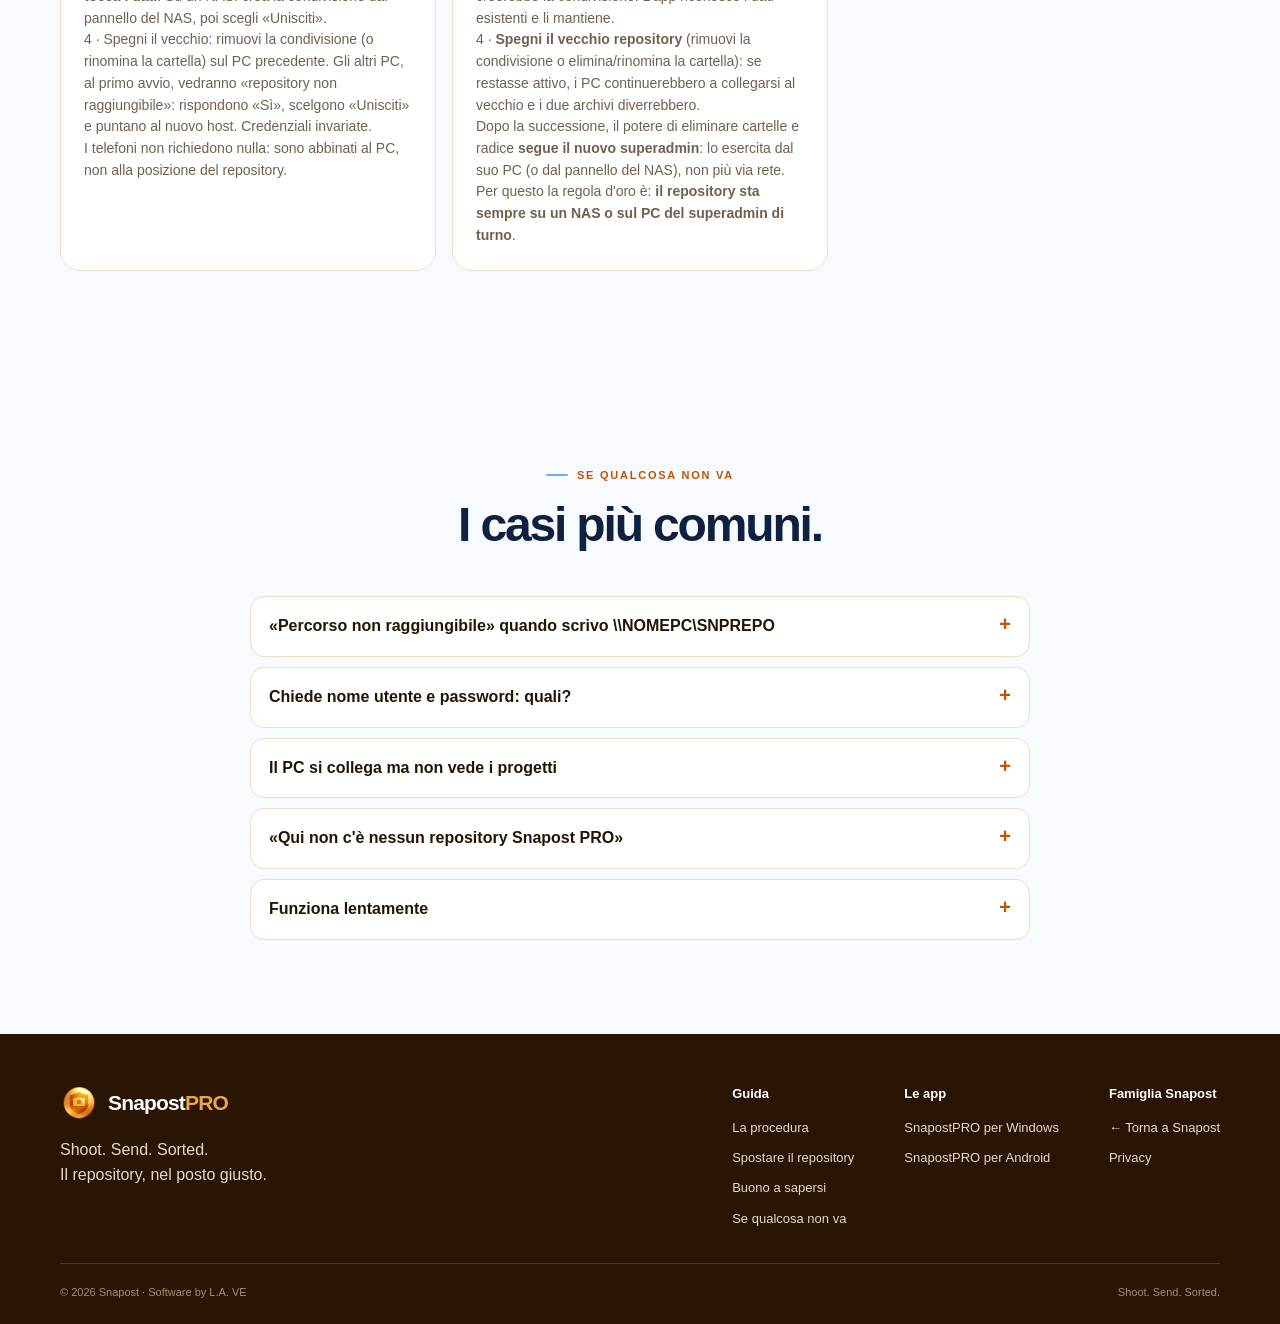
<file: pro/guida.html>
<!doctype html>
<html lang="it">
<head>
<meta charset="utf-8">
<meta name="viewport" content="width=device-width, initial-scale=1">
<meta name="robots" content="noindex, nofollow">
<meta name="theme-color" content="#fff7ec">
<meta name="description" content="Guida passo passo: installare SnapostPRO su più PC con un repository condiviso in rete.">
<title>SnapostPRO in rete — Guida passo passo</title>
<link rel="icon" href="../assets/snaposticona_gold.png">
<link rel="stylesheet" href="../assets/stile.css">
<link rel="stylesheet" href="../assets/stile-pro.css">
<!-- GoatCounter: statistiche visite, privacy-friendly senza cookie -->
<script data-goatcounter="https://snapost.goatcounter.com/count"
        async src="//gc.zgo.at/count.js"></script>
</head>
<body class="pro">
<header class="topbar">
  <div class="container nav">
    <a class="brand" href="index.html" aria-label="SnapostPRO home"><img src="../assets/snaposticona_gold.png" alt=""><span>Snapost<span style="color:#c25300">PRO</span></span></a>
    <nav class="navlinks" id="navlinks" aria-label="Navigazione principale">
      <a class="snapost-return" href="../index.html" title="Torna a Snapost"><img src="../assets/snaposticona.png" alt=""><span>Torna a Snapost</span></a><a href="index.html">Home PRO</a><a href="index.html#funziona">Come funziona</a><a href="windows.html">App Windows</a><a href="android.html">App Android</a><a href="index.html#faq">FAQ</a>
    </nav>
    <a class="nav-cta btn windows" href="windows.html#download">Scarica <span aria-hidden="true">↓</span></a>
    <button class="menu-toggle" id="menuToggle" aria-label="Apri menu" aria-expanded="false">☰</button>
  </div>
</header>
<main>
<section class="page-hero">
  <div class="container page-hero-grid">
    <div class="reveal">
      <span class="app-badge">Guida · Repository in rete</span>
      <h1>Un repository,<br>tutti i PC.</h1>
      <p>Il repository SnapostPRO può stare su un solo PC (o su un NAS) e servire tutto il team: anagrafiche condivise, foto consegnate nello stesso documentale, zero duplicazioni.</p>
      <p>La procedura è pensata per essere seguita dall'inizio alla fine: circa <strong>15 minuti</strong>, una sola volta. Serve solo che i PC siano sulla stessa rete (Wi-Fi o cavo) e che chi opera abbia un minimo di dimestichezza con Windows.</p>
      <div class="cta-row">
        <a class="btn windows" href="windows.html#download">Scarica SnapostPRO <span aria-hidden="true">↓</span></a>
        <a class="btn secondary" href="#problemi">Se qualcosa non va</a>
      </div>
    </div>
    <div class="reveal">
      <figure class="shot desktop reveal" style="margin:0"><img src="../assets/schema-rete-snapostpro.png" alt="Due telefoni inviano le foto ai rispettivi PC abbinati; entrambi i PC accedono allo stesso repository condiviso, ospitato sul PC principale oppure su un NAS" style="aspect-ratio:3/2;object-fit:contain;background:#fff"><figcaption>Ogni telefono invia le foto al proprio PC abbinato; i PC del team le trovano nello stesso repository condiviso.</figcaption></figure>
    </div>
  </div>
</section>
<section class="section steps-section" id="passi">
  <div class="container">
    <div class="section-head reveal"><div class="eyebrow">La procedura</div><h2>Quattro passi, in quest'ordine.</h2><p>Il PC che crea il repository diventa il "PC principale". Gli altri si collegano a lui: non serve installare nulla due volte né copiare file a mano.</p></div>
    <div class="steps">
      <article class="step reveal"><h3>1 · Il PC principale crea il repository</h3><p>Installa SnapostPRO e al primo avvio scegli <strong>«Sto creando un nuovo repository»</strong>. Indica una cartella del suo disco (es. <code>C:\SNPREPO</code>) — meglio se non è dentro Documenti o Desktop sincronizzati col cloud.</p></article>
      <article class="step reveal"><h3>2 · Il wizard condivide la cartella</h3><p>Lascia spuntato <strong>«Condividi questa cartella in rete»</strong> e conferma la richiesta di Windows (UAC). Il wizard crea da solo la condivisione e un utente di rete dedicato, poi mostra le <strong>credenziali di accesso</strong>: percorso (es. <code>\\NOMEPCSERVER\SNPREPO</code>), nome utente e password. <strong>Segnale su un foglio o inviale ai colleghi</strong>: servono al passo 3.</p></article>
      <article class="step reveal"><h3>3 · Gli altri PC si collegano</h3><p>Su ogni altro PC: installa SnapostPRO e al primo avvio scegli <strong>«Voglio unirmi a un repository esistente»</strong>. Scrivi il percorso ricevuto (o solo il nome del PC principale e premi «Cerca repository»). Quando Windows chiede l'accesso, la finestra di SnapostPRO raccoglie le credenziali: <strong>si digitano una volta sola per PC</strong>, dopo Windows le ricorda per sempre.</p></article>
      <article class="step reveal"><h3>4 · Verifica e si lavora</h3><p>Da ogni PC apri le anagrafiche: devi vedere gli stessi progetti, settori e sezioni (è lo stesso archivio, condiviso). Fai una consegna di prova da un PC e controllala dall'altro. I telefoni si abbinano con il QR come al solito, al PC che preferisci.</p></article>
    </div>
  </div>
</section>
<section class="section" id="note">
  <div class="container">
    <div class="section-head reveal"><div class="eyebrow">Buono a sapersi</div><h2>Dettagli che evitano dubbi.</h2></div>
    <div class="feature-grid">
      <article class="feature-card reveal"><div class="feature-icon">◉</div><h3>Credenziali sempre ritrovabili</h3><p>L'admin le rivede quando vuole: nell'app, in Impostazioni → <strong>Accesso di rete al repository</strong> (visibile solo a lui), con il bottone «Copia tutto» pronto da incollare in chat ai colleghi.</p></article>
      <article class="feature-card reveal"><div class="feature-icon">↻</div><h3>Cambiare la password</h3><p>Dalla stessa finestra l'admin può rigenerarla: i PC già collegati la ridigitano una volta (la loro app la richiede da sola). Utile se qualcuno lascia il team.</p></article>
      <article class="feature-card reveal"><div class="feature-icon">◔</div><h3>Niente password quotidiane</h3><p>Dopo il primo aggancio, ogni giorno: accendi il PC, apri l'app, funziona. Le credenziali servono solo quando un PC nuovo si collega o dopo un cambio password.</p></article>
      <article class="feature-card reveal"><div class="feature-icon">▤</div><h3>E il NAS?</h3><p>Il repository può stare anche su un NAS: dal wizard scegli la cartella di rete invece di una locale. In quel caso le credenziali sono quelle del NAS, e la procedura per i PC è identica.</p></article>
    </div>
  </div>
</section>
<section class="section steps-section" id="spostare">
  <div class="container">
    <div class="section-head reveal"><div class="eyebrow">Operazioni avanzate</div><h2>Spostare il repository.</h2><p>Il repository vive in un solo posto: un <strong>NAS</strong> oppure il PC del superadmin di turno. Due situazioni portano a spostarlo: un cambio di PC (o passaggio al NAS), oppure il cambio di superadmin — quando chi ha creato il repository lascia il team.</p></div>
    <div class="steps">
      <article class="step reveal">
        <h3>Caso 1 · Spostamento, stesso amministratore</h3>
        <p>Cambio di PC o passaggio al NAS, nessun cambio di ruoli. <strong>La copia è l'unico passo manuale</strong>: tutto il resto lo fa l'app.</p>
        <p>1 · Chiudi l'app su tutti i PC (niente consegne in corso).<br>
           2 · Copia l'<strong>intera cartella</strong> del repository nella nuova destinazione, con dentro la sottocartella <code>_snapost</code> (è il "cervello": database, credenziali, cestino). Verifica che ci sia dopo la copia.<br>
           3 · Sul nuovo host apri l'app e, in Impostazioni → <strong>«Avvia wizard per nuovo aggancio repository»</strong>, scegli <strong>«Crea un nuovo repository»</strong> puntando alla cartella copiata. L'app riconosce il repository esistente, ricrea condivisione e permessi e <strong>non tocca i dati</strong>. Su un NAS: crea la condivisione dal pannello del NAS, poi scegli «Unisciti».<br>
           4 · Spegni il vecchio: rimuovi la condivisione (o rinomina la cartella) sul PC precedente. Gli altri PC, al primo avvio, vedranno «repository non raggiungibile»: rispondono «Sì», scelgono «Unisciti» e puntano al nuovo host. Credenziali invariate.</p>
        <p>I telefoni non richiedono nulla: sono abbinati al PC, non alla posizione del repository.</p>
      </article>
      <article class="step reveal">
        <h3>Caso 2 · Successione: cambio di superadmin</h3>
        <p>Il creatore lascia il team (pensione, dimissioni, cambio PC). Un solo Click per il ruolo, poi lo spostamento come nel Caso 1.</p>
        <p>1 · <strong>Trasferisci il ruolo</strong>: sul pannello Utenti, il creatore seleziona il successore e preme il bottone rosso <strong>«Passa i privilegi di superadmin»</strong>. Il ruolo viaggia nel database, dentro il repository: va fatto prima della copia.<br>
           2 · Copia l'intera cartella (con <code>_snapost</code>) sul PC del nuovo superadmin o sul NAS.<br>
           3 · Il <strong>nuovo superadmin</strong> apre il wizard da Impostazioni → «Avvia wizard per nuovo aggancio repository» e clicca <strong>«Crea un nuovo repository»</strong> puntando alla copia — <strong>non «Unisciti»</strong>, che non creerebbe la condivisione. L'app riconosce i dati esistenti e li mantiene.<br>
           4 · <strong>Spegni il vecchio repository</strong> (rimuovi la condivisione o elimina/rinomina la cartella): se restasse attivo, i PC continuerebbero a collegarsi al vecchio e i due archivi diverrebbero.</p>
        <p>Dopo la successione, il potere di eliminare cartelle e radice <strong>segue il nuovo superadmin</strong>: lo esercita dal suo PC (o dal pannello del NAS), non più via rete. Per questo la regola d'oro è: <strong>il repository sta sempre su un NAS o sul PC del superadmin di turno</strong>.</p>
      </article>
    </div>
  </div>
</section>
<section class="section faq" id="problemi">
  <div class="container"><div class="section-head reveal"><div class="eyebrow">Se qualcosa non va</div><h2>I casi più comuni.</h2></div>
    <div class="faq-list">
      <details class="faq-item reveal"><summary>«Percorso non raggiungibile» quando scrivo \\NOMEPC\SNPREPO</summary><p>Quasi sempre è una di queste: il PC principale è spento o su un'altra rete; il nome del PC è sbagliato (controllalo sul PC principale: Impostazioni → Sistema → Informazioni); oppure mancano le credenziali. Prova anche con l'indirizzo IP del PC principale al posto del nome (lo trovi con <code>ipconfig</code> nel prompt dei comandi).</p></details>
      <details class="faq-item reveal"><summary>Chiede nome utente e password: quali?</summary><p>Quelle generate dal wizard sul PC principale e mostrate a fine creazione (utente di rete dedicato + password). Se l'admin non le ritrova, sono in Impostazioni → Accesso di rete al repository. Servono una volta per PC.</p></details>
      <details class="faq-item reveal"><summary>Il PC si collega ma non vede i progetti</summary><p>Il repository è vuoto o il percorso punta a una cartella diversa da quella condivisa. Controlla che il percorso finisca sulla cartella indicata dal wizard (la condivisione si chiama SNPREPO se creata dal wizard).</p></details>
      <details class="faq-item reveal"><summary>«Qui non c'è nessun repository Snapost PRO»</summary><p>Il percorso raggiunge una cartella normale, non il repository. Serve la cartella condivisa dal wizard, quella del messaggio di fine installazione del PC principale.</p></details>
      <details class="faq-item reveal"><summary>Funziona lentamente</summary><p>Il repository in rete va alla velocità della rete: su Wi-Fi di casa va bene per l'uso normale; con molti file pesanti conviene collegare i PC via cavo o portare il repository su un NAS.</p></details>
    </div>
  </div>
</section>
</main>
<footer class="footer"><div class="container"><div class="footer-top"><div><a class="brand footer-brand" href="index.html"><img src="../assets/snaposticona_gold.png" alt=""><span>Snapost<span style="color:#e8a54b">PRO</span></span></a><p>Shoot. Send. Sorted.<br>Il repository, nel posto giusto.</p></div><div class="footer-links"><div class="footer-col"><strong>Guida</strong><a href="#passi">La procedura</a><a href="#spostare">Spostare il repository</a><a href="#note">Buono a sapersi</a><a href="#problemi">Se qualcosa non va</a></div><div class="footer-col"><strong>Le app</strong><a href="windows.html">SnapostPRO per Windows</a><a href="android.html">SnapostPRO per Android</a></div><div class="footer-col"><strong>Famiglia Snapost</strong><a href="../index.html">← Torna a Snapost</a><a href="../privacy.html">Privacy</a></div></div></div><div class="footer-bottom"><span>© 2026 Snapost · Software by L.A. VE</span><span>Shoot. Send. Sorted.</span></div></div></footer>
<script src="../assets/sito.js"></script>
</body>
</html>
</file>
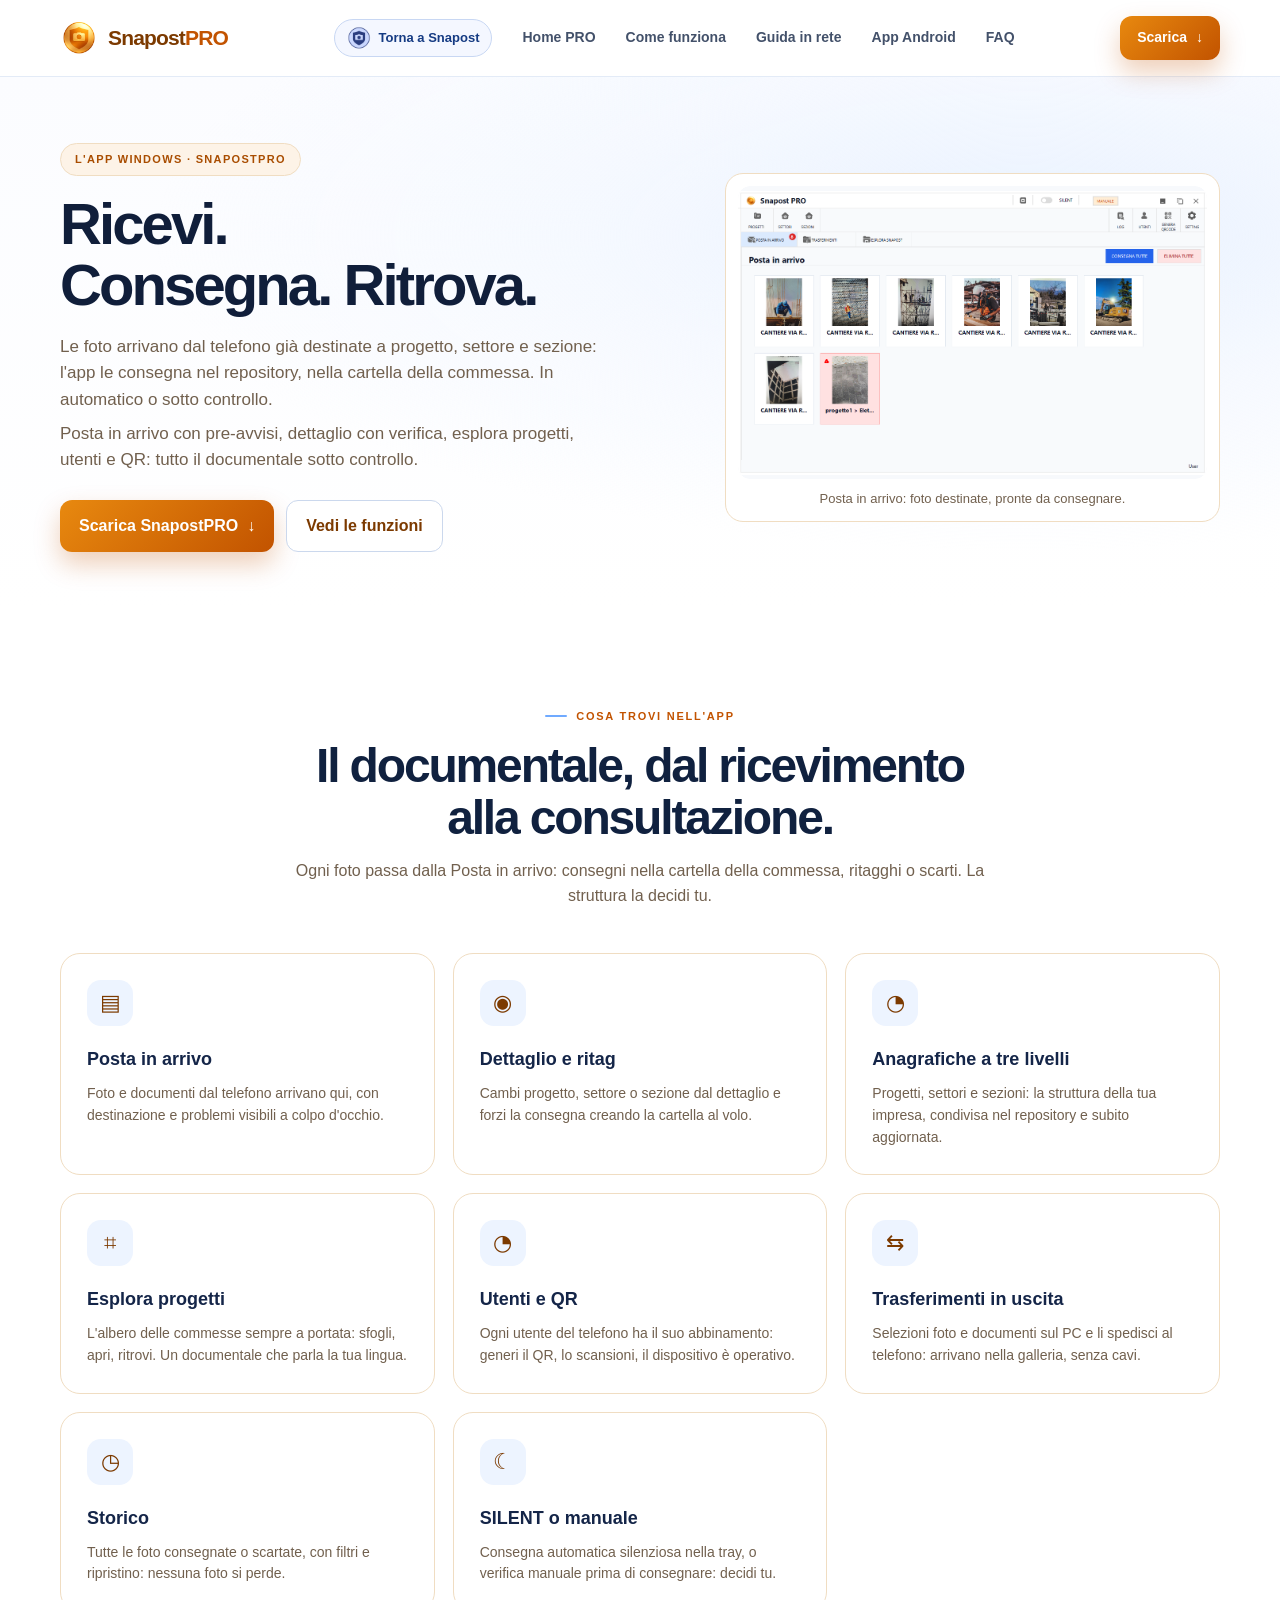
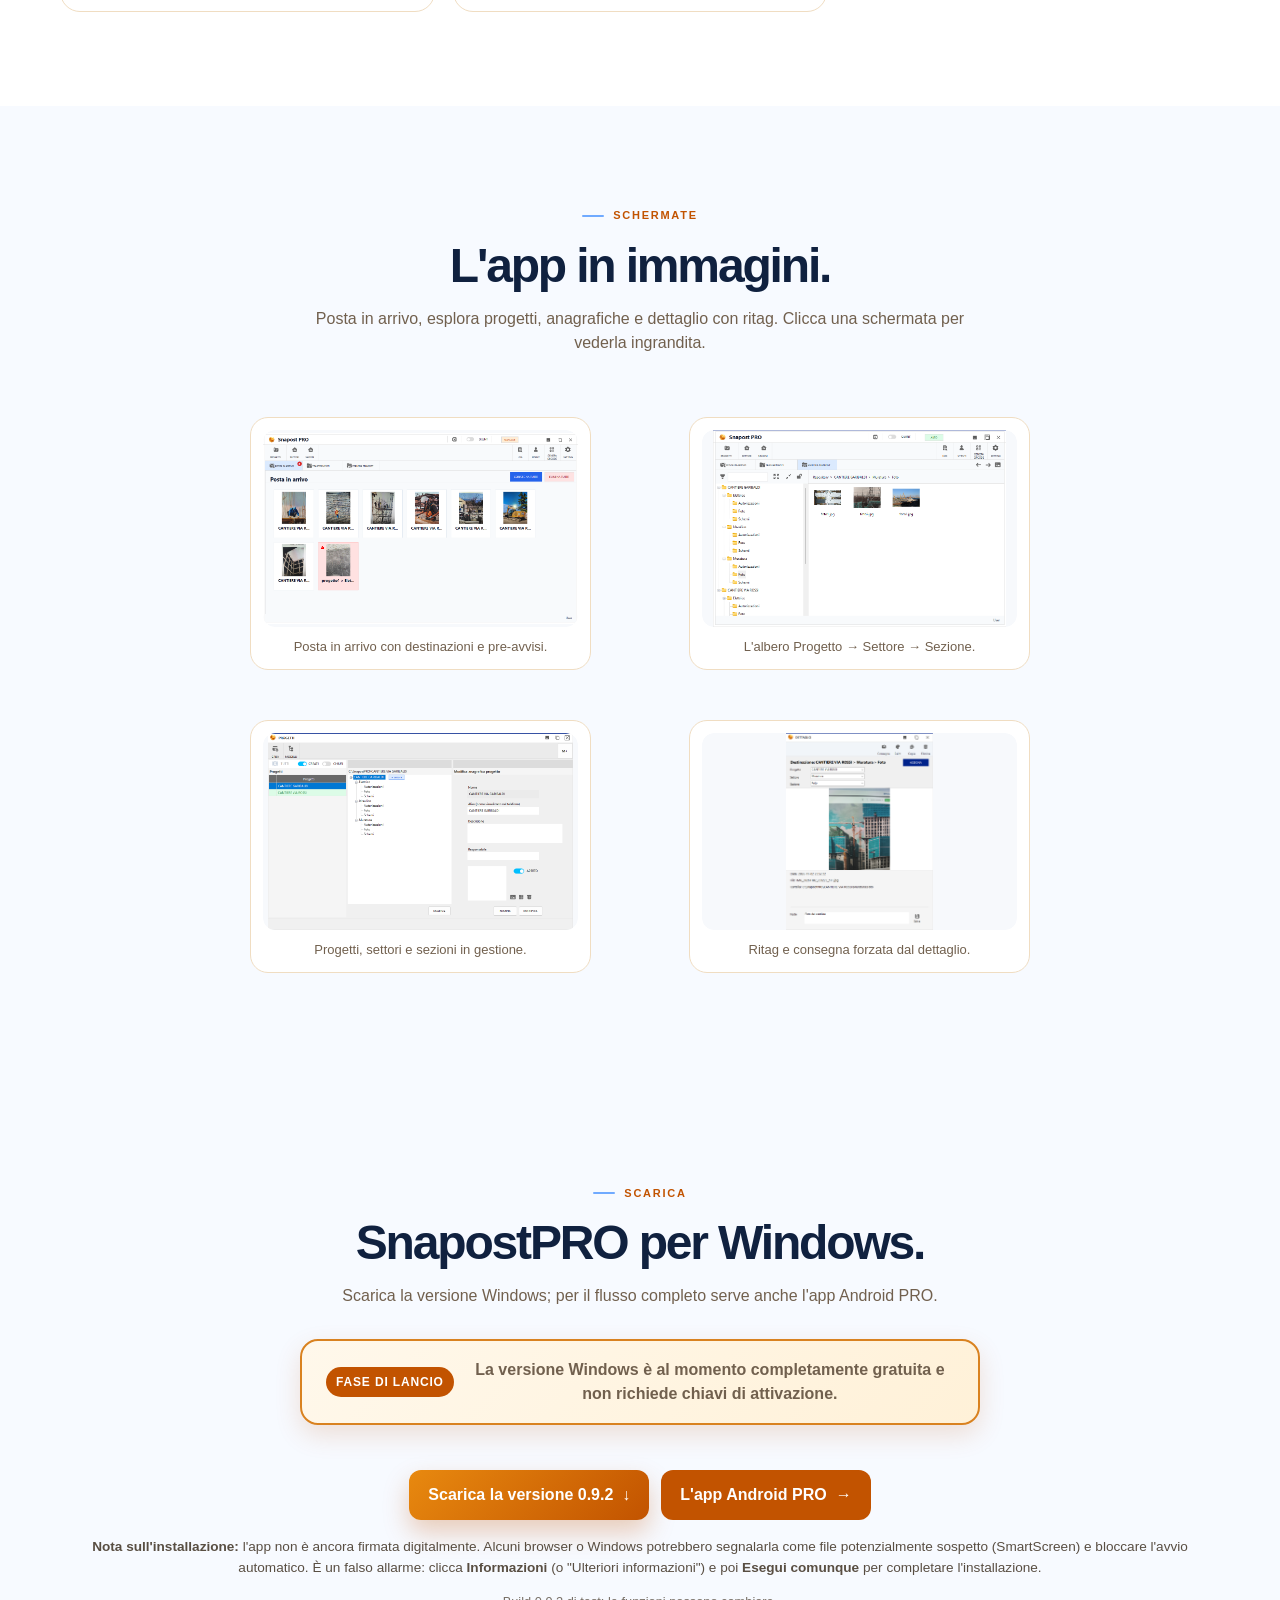
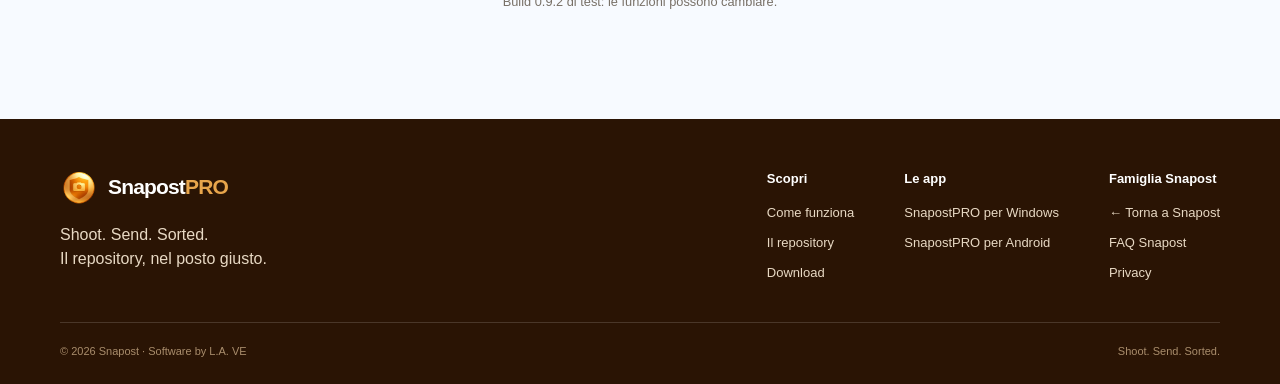
<file: pro/windows.html>
<!doctype html>
<html lang="it">
<head>
<meta charset="utf-8">
<meta name="viewport" content="width=device-width, initial-scale=1">
<meta name="robots" content="noindex, nofollow">
<meta name="theme-color" content="#fff7ec">
<meta name="description" content="SnapostPRO per Windows: riceve foto e documenti dal telefono e li consegna nel repository aziendale a tre livelli.">
<title>SnapostPRO per Windows — Ricevi. Consegna. Ritrova.</title>
<link rel="icon" href="../assets/snaposticona_gold.png">
<link rel="stylesheet" href="../assets/stile.css">
<link rel="stylesheet" href="../assets/stile-pro.css">
<style>
.launch-offer{display:flex;align-items:center;justify-content:center;gap:12px;max-width:680px;margin:30px auto 0!important;padding:17px 24px;border:2px solid #d98220;border-radius:18px;background:linear-gradient(135deg,#fff8eb,#fff1d8);box-shadow:0 10px 26px rgba(194,83,0,.16);color:#7c3a00;font-size:16px;line-height:1.5}
.launch-offer strong{flex:none;padding:6px 10px;border-radius:999px;background:#c25300;color:#fff;font-size:12px;letter-spacing:.07em;text-transform:uppercase}
.launch-offer span{font-weight:650}
@media(max-width:650px){.launch-offer{flex-direction:column;gap:8px;padding:14px 16px;font-size:14px}.launch-offer strong{font-size:11px}}
</style>
<!-- GoatCounter: statistiche visite, privacy-friendly senza cookie -->
<script data-goatcounter="https://snapost.goatcounter.com/count"
        async src="//gc.zgo.at/count.js"></script>
</head>
<body class="pro">
<header class="topbar">
  <div class="container nav">
    <a class="brand" href="index.html" aria-label="SnapostPRO home"><img src="../assets/snaposticona_gold.png" alt=""><span>Snapost<span style="color:#c25300">PRO</span></span></a>
    <nav class="navlinks" id="navlinks" aria-label="Navigazione principale">
      <a class="snapost-return" href="../index.html" title="Torna a Snapost"><img src="../assets/snaposticona.png" alt=""><span>Torna a Snapost</span></a><a href="index.html">Home PRO</a><a href="index.html#funziona">Come funziona</a><a href="guida.html">Guida in rete</a><a href="android.html">App Android</a><a href="index.html#faq">FAQ</a>
    </nav>
    <a class="nav-cta btn windows" href="#download">Scarica <span aria-hidden="true">↓</span></a>
    <button class="menu-toggle" id="menuToggle" aria-label="Apri menu" aria-expanded="false">☰</button>
  </div>
</header>
<main>
<section class="page-hero">
  <div class="container page-hero-grid">
    <div class="reveal">
      <span class="app-badge">L'app Windows · SnapostPRO</span>
      <h1>Ricevi.<br>Consegna. Ritrova.</h1>
      <p>Le foto arrivano dal telefono già destinate a progetto, settore e sezione: l'app le consegna nel repository, nella cartella della commessa. In automatico o sotto controllo.</p>
      <p>Posta in arrivo con pre-avvisi, dettaglio con verifica, esplora progetti, utenti e QR: tutto il documentale sotto controllo.</p>
      <div class="cta-row">
        <a class="btn windows" href="#download">Scarica SnapostPRO <span aria-hidden="true">↓</span></a>
        <a class="btn secondary" href="#funzioni">Vedi le funzioni</a>
      </div>
    </div>
    <div class="reveal">
      <figure class="shot desktop reveal" style="margin:0"><a href="../assets/posta_in_arrivo.png" target="_blank" rel="noopener" aria-label="Apri ingrandito lo screenshot della Posta in arrivo"><img src="../assets/posta_in_arrivo.png" alt="SnapostPRO: Posta in arrivo"></a><figcaption>Posta in arrivo: foto destinate, pronte da consegnare.</figcaption></figure>
    </div>
  </div>
</section>
<section class="section" id="funzioni">
  <div class="container">
    <div class="section-head reveal"><div class="eyebrow">Cosa trovi nell'app</div><h2>Il documentale, dal ricevimento alla consultazione.</h2><p>Ogni foto passa dalla Posta in arrivo: consegni nella cartella della commessa, ritagghi o scarti. La struttura la decidi tu.</p></div>
    <div class="feature-grid">
      <article class="feature-card reveal"><div class="feature-icon">▤</div><h3>Posta in arrivo</h3><p>Foto e documenti dal telefono arrivano qui, con destinazione e problemi visibili a colpo d'occhio.</p></article>
      <article class="feature-card reveal"><div class="feature-icon">◉</div><h3>Dettaglio e ritag</h3><p>Cambi progetto, settore o sezione dal dettaglio e forzi la consegna creando la cartella al volo.</p></article>
      <article class="feature-card reveal"><div class="feature-icon">◔</div><h3>Anagrafiche a tre livelli</h3><p>Progetti, settori e sezioni: la struttura della tua impresa, condivisa nel repository e subito aggiornata.</p></article>
      <article class="feature-card reveal"><div class="feature-icon">⌗</div><h3>Esplora progetti</h3><p>L'albero delle commesse sempre a portata: sfogli, apri, ritrovi. Un documentale che parla la tua lingua.</p></article>
      <article class="feature-card reveal"><div class="feature-icon">◔</div><h3>Utenti e QR</h3><p>Ogni utente del telefono ha il suo abbinamento: generi il QR, lo scansioni, il dispositivo è operativo.</p></article>
      <article class="feature-card reveal"><div class="feature-icon">⇆</div><h3>Trasferimenti in uscita</h3><p>Selezioni foto e documenti sul PC e li spedisci al telefono: arrivano nella galleria, senza cavi.</p></article>
      <article class="feature-card reveal"><div class="feature-icon">◷</div><h3>Storico</h3><p>Tutte le foto consegnate o scartate, con filtri e ripristino: nessuna foto si perde.</p></article>
      <article class="feature-card reveal"><div class="feature-icon">☾</div><h3>SILENT o manuale</h3><p>Consegna automatica silenziosa nella tray, o verifica manuale prima di consegnare: decidi tu.</p></article>
    </div>
  </div>
</section>
<section class="section steps-section">
  <div class="container">
    <div class="section-head reveal"><div class="eyebrow">Schermate</div><h2>L'app in immagini.</h2><p>Posta in arrivo, esplora progetti, anagrafiche e dettaglio con ritag. Clicca una schermata per vederla ingrandita.</p></div>
    <div class="gallery narrow">
      <figure class="shot desktop reveal"><a href="../assets/posta_in_arrivo.png" target="_blank" rel="noopener" aria-label="Apri ingrandito lo screenshot della Posta in arrivo"><img src="../assets/posta_in_arrivo.png" alt="SnapostPRO: Posta in arrivo"></a><figcaption>Posta in arrivo con destinazioni e pre-avvisi.</figcaption></figure>
      <figure class="shot desktop reveal"><a href="../assets/3livelli.png" target="_blank" rel="noopener" aria-label="Apri ingrandito lo screenshot di Esplora progetti"><img src="../assets/3livelli.png" alt="SnapostPRO: Esplora progetti"></a><figcaption>L'albero Progetto → Settore → Sezione.</figcaption></figure>
      <figure class="shot desktop reveal"><a href="../assets/anagrafica_progetto.png" target="_blank" rel="noopener" aria-label="Apri ingrandito lo screenshot delle Anagrafiche"><img src="../assets/anagrafica_progetto.png" alt="SnapostPRO: Anagrafiche"></a><figcaption>Progetti, settori e sezioni in gestione.</figcaption></figure>
      <figure class="shot desktop reveal"><a href="../assets/ritag.png" target="_blank" rel="noopener" aria-label="Apri ingrandito lo screenshot del dettaglio con ritag"><img src="../assets/ritag.png" alt="SnapostPRO: Dettaglio foto e ritag"></a><figcaption>Ritag e consegna forzata dal dettaglio.</figcaption></figure>
    </div>
  </div>
</section>
<section class="section faq" id="download">
  <div class="container">
    <div class="section-head reveal"><div class="eyebrow">Scarica</div><h2>SnapostPRO per Windows.</h2><p>Scarica la versione Windows; per il flusso completo serve anche l'app Android PRO.</p><p class="launch-offer"><strong>Fase di lancio</strong><span>La versione Windows è al momento completamente gratuita e non richiede chiavi di attivazione.</span></p></div>
    <div class="cta-row" style="justify-content:center">
      <a class="btn windows" href="../download/SnapostPRO_Setup_0.9.2.0.exe" download data-goatcounter-click="download-snapostpro-windows" data-goatcounter-no-session="1">Scarica la versione 0.9.2 <span aria-hidden="true">↓</span></a>
      <a class="btn primary" href="android.html">L'app Android PRO <span aria-hidden="true">→</span></a>
    </div>
    <p style="text-align:center;margin-top:16px;opacity:.75;font-size:.85rem"><strong>Nota sull'installazione:</strong> l'app non è ancora firmata digitalmente. Alcuni browser o Windows potrebbero segnalarla come file potenzialmente sospetto (SmartScreen) e bloccare l'avvio automatico. È un falso allarme: clicca <strong>Informazioni</strong> (o "Ulteriori informazioni") e poi <strong>Esegui comunque</strong> per completare l'installazione.</p>
    <p style="text-align:center;margin-top:8px;opacity:.6;font-size:.8rem">Build 0.9.2 di test: le funzioni possono cambiare.</p>
  </div>
</section>
</main>
<footer class="footer"><div class="container"><div class="footer-top"><div><a class="brand footer-brand" href="index.html"><img src="../assets/snaposticona_gold.png" alt=""><span>Snapost<span style="color:#e8a54b">PRO</span></span></a><p>Shoot. Send. Sorted.<br>Il repository, nel posto giusto.</p></div><div class="footer-links"><div class="footer-col"><strong>Scopri</strong><a href="index.html#funziona">Come funziona</a><a href="index.html#repository">Il repository</a><a href="#download">Download</a></div><div class="footer-col"><strong>Le app</strong><a href="windows.html">SnapostPRO per Windows</a><a href="android.html">SnapostPRO per Android</a></div><div class="footer-col"><strong>Famiglia Snapost</strong><a href="../index.html">← Torna a Snapost</a><a href="../index.html#faq">FAQ Snapost</a><a href="../privacy.html">Privacy</a></div></div></div><div class="footer-bottom"><span>© 2026 Snapost · Software by L.A. VE</span><span>Shoot. Send. Sorted.</span></div></div></footer>
<script src="../assets/sito.js"></script>
</body>
</html>
</file>
<file: assets/stile.css>
:root{--navy:#082a78;--blue:#1648b8;--azure:#1f7dff;--ink:#10213f;--muted:#5d6a80;--pale:#edf4ff;--line:#dce6f5;--white:#fff;--accent:#65a8ff;--shadow:0 24px 70px rgba(14,43,103,.13);--radius:24px}
*{box-sizing:border-box}html{scroll-behavior:smooth;scroll-padding-top:88px}body{margin:0;background:#fff;color:var(--ink);font-family:Inter,"Segoe UI",Arial,sans-serif;line-height:1.55}a{color:inherit;text-decoration:none}button{font:inherit}.container{width:min(1160px,calc(100% - 48px));margin:auto}
/* ---- barra di navigazione ---- */
.topbar{position:sticky;top:0;z-index:20;background:rgba(255,255,255,.9);backdrop-filter:blur(18px);border-bottom:1px solid rgba(220,230,245,.8)}.nav{height:76px;display:flex;align-items:center;justify-content:space-between;gap:25px}.brand{display:flex;align-items:center;gap:10px;font-size:21px;font-weight:800;letter-spacing:-.04em;color:var(--navy)}.brand img{width:38px;height:38px;object-fit:contain}.navlinks{display:flex;align-items:center;gap:30px;color:#43516a;font-size:14px;font-weight:600}.navlinks a:hover{color:var(--blue)}.navlinks a.active{color:var(--blue)}
/* ---- bottoni ---- */
.nav-cta,.btn{border:0;border-radius:12px;background:var(--navy);color:white;font-weight:700;padding:13px 19px;display:inline-flex;align-items:center;justify-content:center;gap:9px;transition:transform .2s,background .2s,box-shadow .2s;cursor:pointer}.nav-cta{font-size:14px;padding:11px 17px}.nav-cta:hover,.btn.primary:hover{background:#123fa4;transform:translateY(-2px);box-shadow:0 12px 26px rgba(8,42,120,.2)}.btn.windows{background:linear-gradient(135deg,#1f7dff,#1557d8);box-shadow:0 12px 26px rgba(31,125,255,.28)}.btn.windows:hover{background:linear-gradient(135deg,#3a8dff,#1961e2);transform:translateY(-2px);box-shadow:0 16px 32px rgba(31,125,255,.38)}.btn.secondary{background:#fff;color:var(--navy);border:1px solid #cbd8ed}.btn.secondary:hover{background:var(--pale);transform:translateY(-2px)}.menu-toggle{display:none;border:1px solid var(--line);background:white;color:var(--navy);border-radius:10px;padding:9px 12px}
/* ---- home: hero ---- */
.hero{position:relative;overflow:hidden;padding:78px 0 66px;background:radial-gradient(ellipse at 83% 40%,#e9f2ff 0,rgba(237,244,255,.5) 28%,transparent 58%),linear-gradient(180deg,#fbfcff 0%,#fff 100%)}.hero:before{content:"";position:absolute;width:460px;height:460px;border:1px solid rgba(85,143,225,.1);border-radius:50%;right:-230px;top:-230px}.hero-grid{position:relative;display:grid;grid-template-columns:.91fr 1.09fr;align-items:center;gap:46px}.eyebrow{display:inline-flex;align-items:center;gap:9px;color:var(--blue);font-size:11px;letter-spacing:.16em;font-weight:800;text-transform:uppercase}.eyebrow:before{content:"";width:22px;height:2px;background:#70aaff;border-radius:2px}.hero h1{font-size:clamp(42px,5.1vw,68px);line-height:1.02;letter-spacing:-.055em;margin:19px 0 22px;color:#101e3a;font-weight:760}.hero h1 span{color:var(--navy)}.hero-copy{font-size:18px;color:var(--muted);max-width:520px;margin:0 0 27px}.hero-actions{display:flex;gap:12px;flex-wrap:wrap}.hero-store{display:flex;align-items:center;gap:10px;margin-top:20px;color:#68758b;font-size:13px}.hero-store a{color:var(--blue);font-weight:700}.hero-store a:hover{text-decoration:underline}.hero-note{display:flex;align-items:center;gap:9px;margin-top:14px;color:#68758b;font-size:12px}.check{display:grid;place-items:center;width:19px;height:19px;border-radius:50%;background:#e7f1ff;color:var(--blue);font-size:12px;font-weight:900}.hero-art{position:relative}.art-card{background:rgba(255,255,255,.74);border:1px solid rgba(206,221,243,.85);border-radius:28px;padding:15px;box-shadow:var(--shadow);transform:rotate(.3deg)}.art-card img{width:100%;display:block;border-radius:18px}.art-float{position:absolute;left:-27px;bottom:25px;background:#fff;border:1px solid var(--line);border-radius:16px;padding:13px 17px;box-shadow:0 15px 40px rgba(14,43,103,.14);font-size:13px;color:var(--muted);animation:float 5s ease-in-out infinite}.art-float strong{display:block;color:var(--navy);font-size:15px}.tiny-dot{display:inline-block;width:8px;height:8px;background:#35b979;border-radius:50%;margin-right:7px}
/* ---- home: barra prova ---- */
.proof{border-top:1px solid var(--line);border-bottom:1px solid var(--line);background:#fff}.proof-row{display:flex;justify-content:space-between;align-items:center;gap:20px;padding:21px 0;color:#59677d;font-size:13px}.proof-row strong{color:var(--ink)}.proof-item{display:flex;align-items:center;gap:9px}.proof-icon{font-size:18px;color:var(--blue)}
/* ---- sezioni ---- */
.section{padding:94px 0}.section-head{max-width:690px;margin:0 auto 45px;text-align:center}.section-head .eyebrow{justify-content:center}.section h2{font-size:clamp(32px,4vw,48px);letter-spacing:-.045em;line-height:1.08;margin:15px 0;color:#10213f}.section-head p{font-size:16px;color:var(--muted);margin:0}
/* ---- card funzioni ---- */
.feature-grid{display:grid;grid-template-columns:repeat(3,1fr);gap:18px}.feature-card{border:1px solid var(--line);border-radius:20px;padding:26px;background:#fff;transition:transform .25s,box-shadow .25s,border-color .25s}.feature-card:hover{transform:translateY(-5px);border-color:#b9d1f3;box-shadow:0 20px 44px rgba(24,65,132,.09)}.feature-icon{width:46px;height:46px;border-radius:14px;background:#edf4ff;color:var(--navy);display:grid;place-items:center;font-size:22px;margin-bottom:20px}.feature-card h3{font-size:18px;margin:0 0 9px;color:#142548}.feature-card p{color:var(--muted);font-size:14px;margin:0}.eco-demo{max-width:340px;margin:42px auto 0;text-align:center}.eco-demo video{width:100%;border-radius:24px;display:block;box-shadow:0 24px 54px rgba(24,65,132,.16);border:1px solid var(--line)}.eco-demo figcaption{font-size:13px;color:var(--muted);margin-top:12px}
/* ---- passi ---- */
.steps-section{background:#f7faff}.steps{display:grid;grid-template-columns:repeat(3,1fr);gap:16px;counter-reset:step}.step{position:relative;padding:25px 23px 24px;background:white;border:1px solid var(--line);border-radius:20px;counter-increment:step}.step:before{content:"0" counter(step);display:block;color:#7aabed;font-weight:800;font-size:12px;letter-spacing:.12em;margin-bottom:22px}.step h3{font-size:18px;margin:0 0 8px}.step p{margin:0;color:var(--muted);font-size:14px}.step:not(:last-child):after{content:"→";position:absolute;right:-23px;top:42px;z-index:2;width:30px;height:30px;display:grid;place-items:center;background:#e8f1ff;color:var(--blue);border-radius:50%;font-weight:800}
/* ---- aziende ---- */
.business{padding:92px 0;background:linear-gradient(120deg,#091f58 0%,#0c347f 58%,#164da2 100%);color:white;position:relative;overflow:hidden}.business:after{content:"";position:absolute;width:540px;height:540px;right:-190px;top:-230px;border:1px solid rgba(255,255,255,.12);border-radius:50%;box-shadow:0 0 0 50px rgba(255,255,255,.025),0 0 0 110px rgba(255,255,255,.025)}.business-grid{position:relative;z-index:1;display:grid;grid-template-columns:1fr .8fr;align-items:center;gap:65px}.business .eyebrow{color:#a8ceff}.business h2{color:white;margin:16px 0 18px}.business p{color:#d5e2f8;font-size:16px;max-width:580px}.business .btn.primary{background:#fff;color:var(--navy);margin-top:13px}.business .btn.primary:hover{background:#eaf2ff}.business-points{display:grid;gap:12px;margin:25px 0 0;padding:0;list-style:none;color:#e2ecff;font-size:14px}.business-points li{display:flex;gap:10px}.business-points li:before{content:"✓";color:#80bdff;font-weight:900}.case-card{padding:25px;border:1px solid rgba(255,255,255,.22);background:rgba(255,255,255,.09);backdrop-filter:blur(12px);border-radius:22px;box-shadow:0 20px 50px rgba(0,0,0,.13)}.case-label{font-size:11px;letter-spacing:.14em;color:#a8ceff;font-weight:800;text-transform:uppercase}.case-card h3{font-size:23px;line-height:1.2;margin:13px 0 20px}.flow{display:grid;gap:10px}.flow-row{display:flex;align-items:center;gap:12px;padding:12px;border:1px solid rgba(255,255,255,.13);border-radius:12px;background:rgba(4,21,61,.25);font-size:13px;color:#f1f6ff}.flow-row span{width:29px;height:29px;display:grid;place-items:center;border-radius:9px;background:rgba(111,174,255,.18);color:#b9d9ff;font-weight:800}.flow-arrow{text-align:center;color:#8bbcff;font-size:17px;line-height:.7}.note-small{font-size:12px!important;color:#b7c9e7!important;margin-top:15px!important}
.prof-chips{display:flex;flex-wrap:wrap;gap:8px;margin:4px 0 20px}.prof-chips span{font-size:12px;font-weight:700;letter-spacing:.02em;padding:7px 14px;border-radius:999px;border:1px solid rgba(255,255,255,.25);background:rgba(255,255,255,.08);color:#dbe9ff}
.team-scene{display:flex;gap:14px;align-items:stretch;margin-top:4px}
.scene-phone{flex:none;width:78px;border-radius:16px;border:1.5px solid rgba(255,255,255,.32);background:rgba(4,21,61,.38);padding:9px 8px;display:flex;flex-direction:column;gap:8px;align-items:center;box-shadow:0 12px 30px rgba(0,0,0,.25)}
.scene-shot{width:100%;aspect-ratio:3/4;border-radius:9px;background:radial-gradient(circle at 62% 28%,#cfe4ff 0 9%,transparent 10%),linear-gradient(150deg,#7fb0ff 0%,#2f66c4 55%,#163f8f 100%)}
.scene-snap{width:24px;height:24px;border-radius:50%;background:#fff;display:grid;place-items:center}.scene-snap:after{content:"";width:13px;height:13px;border-radius:50%;background:#2563eb}
.scene-link{flex:none;display:flex;flex-direction:column;align-items:center;justify-content:center;gap:5px;color:#9cc6ff;font-size:10.5px;font-weight:700;letter-spacing:.04em;text-transform:uppercase}
.tree{flex:1;min-width:0;border-radius:12px;background:#fff;border:1px solid rgba(255,255,255,.45);overflow:hidden;box-shadow:0 18px 44px rgba(0,0,0,.3);color:#22303f}
.tree-head{display:flex;align-items:center;gap:9px;padding:8px 10px;font-size:11.5px;color:#5b6b7f;background:#eef2f8;border-bottom:1px solid #dfe6f0}
.tree-head .crumb{display:flex;align-items:center;gap:4px;flex:1;min-width:0;background:#fff;border:1px solid #d8e0ec;border-radius:7px;padding:4px 10px;font-weight:600;color:#1c2b3a;overflow:hidden;white-space:nowrap}
.tree-head .snap-badge{color:#2563eb;font-weight:800;font-size:10px;letter-spacing:.07em;text-transform:uppercase;background:#e8f1ff;border:1px solid #cfe2ff;border-radius:6px;padding:3px 8px}
.tree-body{padding:8px 9px 10px;display:grid;gap:2px}
.tree-row{display:flex;align-items:center;gap:9px;font-size:12.5px;color:#22303f;padding:5px 8px;border-radius:7px;white-space:nowrap;overflow:hidden}
.tree-row .meta{margin-left:auto;display:flex;gap:4px}
.lvl1{font-weight:700}.lvl2{margin-left:24px;position:relative;color:#3c4c5f}.lvl2:before{content:"";position:absolute;left:-13px;top:50%;width:9px;height:1.5px;background:#c3cedd}.lvl3{margin-left:54px;position:relative;color:#5a6a7e;font-size:11.5px}.lvl3:before{content:"";position:absolute;left:-13px;top:50%;width:9px;height:1.5px;background:#c3cedd}
.tree-row.sel{background:#e8f1ff;box-shadow:inset 2px 0 0 #2563eb}
.folder{width:18px;height:13px;flex:none;position:relative;background:#f7c94b;border-radius:2px;box-shadow:inset 0 -1px 0 rgba(0,0,0,.08)}.folder:before{content:"";position:absolute;left:0;top:-3px;width:9px;height:4px;background:#f7c94b;border-radius:2px 2px 0 0}.docfile{width:13px;height:16px;flex:none;background:#fff;border:1.5px solid #9db4d2;border-radius:2px;position:relative}.docfile:before{content:"";position:absolute;left:2px;top:4px;width:6px;height:1.5px;background:#7d9ac2;box-shadow:0 3px 0 #7d9ac2,0 6px 0 #7d9ac2}
.avatar{width:21px;height:21px;flex:none;border-radius:50%;display:grid;place-items:center;font-size:8.5px;font-weight:800;color:#fff;font-style:normal;box-shadow:inset 0 -1px 0 rgba(0,0,0,.15)}
.av-a{background:#4f8ef7}.av-b{background:#34c98e}.av-c{background:#f09b4d}
.thumb{width:19px;height:14px;border-radius:3.5px;flex:none;border:1px solid rgba(28,43,58,.12);background:linear-gradient(135deg,#9fc3ff,#3e6fd0)}.thumb.t2{background:linear-gradient(135deg,#ffd9a0,#e08b3a)}.thumb.t3{background:linear-gradient(135deg,#a8e6c9,#3aa06d)}
@media(max-width:720px){.team-scene{flex-direction:column}.scene-phone{flex-direction:row;width:100%;justify-content:space-between}.scene-shot{width:56px;aspect-ratio:4/3}.scene-link{flex-direction:row}.tree{width:100%}.tree-row{white-space:normal}}
/* ---- download ---- */
.download-grid{display:grid;grid-template-columns:1fr 1fr;gap:20px}.download-card{border-radius:22px;padding:29px;border:1px solid var(--line);background:linear-gradient(145deg,#fff,#f6f9ff);display:flex;flex-direction:column;align-items:flex-start}.download-card.win{border-color:#bcd7ff;background:linear-gradient(145deg,#fff,#f2f8ff)}.download-card .feature-icon{margin-bottom:17px}.download-card h3{font-size:21px;margin:0 0 8px}.download-card p{font-size:14px;color:var(--muted);margin:0 0 21px;max-width:450px}.download-card .btn{margin-top:auto}.download-card small{margin-top:12px;color:#7b879b;font-size:11px}.more-link{margin-top:14px;font-size:13px;font-weight:700;color:var(--blue)}.more-link:hover{text-decoration:underline}
/* ---- FAQ ---- */
.faq{background:#f7faff}.faq-list{max-width:780px;margin:auto;display:grid;gap:10px}.faq-item{border:1px solid var(--line);background:white;border-radius:14px;padding:0 18px}.faq-item summary{cursor:pointer;list-style:none;font-weight:700;padding:17px 28px 17px 0;position:relative}.faq-item summary::-webkit-details-marker{display:none}.faq-item summary:after{content:"+";position:absolute;right:0;color:var(--blue);font-size:20px;top:12px}.faq-item[open] summary:after{content:"−"}.faq-item p{color:var(--muted);font-size:14px;margin:0;padding:0 0 17px}
/* ---- CTA finale ---- */
.final-cta{padding:79px 0;text-align:center;background:white}.final-box{border-radius:28px;padding:48px 30px;background:linear-gradient(125deg,#edf4ff,#f8fbff);border:1px solid var(--line)}.final-box h2{margin:0 0 12px;font-size:clamp(29px,4vw,42px)}.final-box p{color:var(--muted);margin:0 auto 18px;max-width:620px}.contact-email{margin-bottom:22px}.contact-email-label{display:block;color:var(--muted);font-size:12px;text-transform:uppercase;letter-spacing:.08em;margin-bottom:6px}.contact-email a{color:var(--navy);font-weight:750;font-size:19px;text-decoration:underline;text-decoration-color:var(--blue);text-decoration-thickness:2px;text-underline-offset:4px}.contact-email a:hover{color:var(--blue)}
/* ---- form contatti (Formspree) ---- */
.contact-mail-inline{color:var(--navy);font-weight:750;text-decoration:underline;text-decoration-color:var(--azure);text-decoration-thickness:2px;text-underline-offset:3px}.contact-mail-inline:hover{color:var(--blue)}
.contact-form{max-width:540px;margin:6px auto 0;display:grid;gap:12px;text-align:left}
.contact-form input,.contact-form textarea{width:100%;border:1px solid #c9d8ef;border-radius:12px;padding:13px 15px;font:inherit;font-size:15px;color:var(--ink);background:#fff;transition:border-color .2s,box-shadow .2s}
.contact-form input::placeholder,.contact-form textarea::placeholder{color:#93a2ba}
.contact-form input:focus,.contact-form textarea:focus{outline:none;border-color:var(--azure);box-shadow:0 0 0 3px rgba(31,125,255,.14)}
.contact-form textarea{resize:vertical;min-height:120px}
.contact-form .btn{justify-self:center;margin-top:4px}
.contact-form .honeypot{position:absolute!important;left:-9999px;width:1px;height:1px;opacity:0}
.form-note{margin:16px auto 0;font-size:13px;color:var(--muted)}
.form-status{border-radius:14px;padding:18px 20px;font-size:15px;margin:6px auto 0;max-width:540px;text-align:left}
.form-status.ok{border:1px solid #b5e0c3;background:#eefaf1;color:#1c6b38}
.form-status.err{border:1px solid #f0c5c5;background:#fdf0f0;color:#9c3131}
/* ---- footer ---- */
.footer{background:#071a43;color:#c4d1e8;padding:50px 0 24px}.footer-top{display:flex;justify-content:space-between;gap:30px;padding-bottom:34px;border-bottom:1px solid rgba(255,255,255,.15)}.footer-brand{color:white}.footer-brand p{max-width:300px;font-size:13px;color:#aabbd9}.footer-links{display:flex;gap:50px}.footer-col{display:grid;align-content:start;gap:10px;font-size:13px}.footer-col strong{color:#fff;margin-bottom:4px}.footer-col a:hover{color:#fff}.footer-social{display:flex;gap:10px;margin-top:16px}.footer-social a{display:inline-flex;align-items:center;justify-content:center;width:38px;height:38px;border-radius:50%;background:rgba(255,255,255,.07);border:1px solid rgba(255,255,255,.18);color:#c4d1e8;transition:background .2s ease,color .2s ease,border-color .2s ease}.footer-social a:hover{background:#fff;border-color:#fff;color:#071a43}.footer-social a.ig{background:radial-gradient(circle at 30% 107%,#fdf497 0%,#fdf497 5%,#fd5949 45%,#d6249f 60%,#285aeb 90%);border-color:transparent;color:#fff}.footer-social a.ig:hover{background:radial-gradient(circle at 30% 107%,#fdf497 0%,#fdf497 5%,#fd5949 45%,#d6249f 60%,#285aeb 90%);border-color:transparent;color:#fff;transform:scale(1.08)}.footer-social svg{width:19px;height:19px;fill:currentColor}.footer-bottom{display:flex;justify-content:space-between;gap:15px;padding-top:20px;font-size:11px;color:#93a8cb}
/* ---- PAGINE APP: hero specifico ---- */
.page-hero{padding:66px 0 54px;background:radial-gradient(ellipse at 80% 30%,#e9f2ff 0,rgba(237,244,255,.45) 30%,transparent 60%),linear-gradient(180deg,#fbfcff,#fff)}.page-hero-grid{display:grid;grid-template-columns:1fr .8fr;gap:46px;align-items:center}.app-badge{display:inline-flex;align-items:center;gap:8px;background:#eef5ff;border:1px solid #cfe0f7;color:var(--blue);border-radius:999px;padding:7px 14px;font-size:11px;font-weight:800;letter-spacing:.12em;text-transform:uppercase}.page-hero h1{font-size:clamp(36px,4.6vw,58px);letter-spacing:-.05em;line-height:1.05;margin:18px 0 18px;color:#101e3a;font-weight:760}.page-hero p{font-size:17px;color:var(--muted);max-width:540px;margin:0 0 8px}.cta-row{display:flex;gap:12px;flex-wrap:wrap;margin-top:26px}
/* ---- PAGINE APP: galleria screenshot ---- */
.gallery{display:grid;grid-template-columns:repeat(3,1fr);gap:18px}.gallery.narrow{grid-template-columns:repeat(2,1fr);max-width:860px;margin:0 auto}.shot{border:1px solid var(--line);border-radius:18px;padding:12px;background:#fff;transition:transform .25s,box-shadow .25s}.shot:hover{transform:translateY(-4px);box-shadow:0 16px 36px rgba(24,65,132,.1)}.shot>a{display:block;border-radius:12px;overflow:hidden}.shot>a:focus-visible{outline:2px solid var(--azure);outline-offset:3px}.shot img{width:100%;display:block;border-radius:12px}.shot.desktop img{aspect-ratio:16/10;object-fit:contain;background:#f7f9fc}.shot.phone img{aspect-ratio:9/19;object-fit:cover;background:#f7f9fc}.shot .ph{border-radius:12px;background:linear-gradient(145deg,#f4f8ff,#e9f1fd);border:1.5px dashed #b9cdf0;display:grid;place-items:center;color:#7d94bd;font-size:12px;font-weight:700;text-align:center;padding:16px}.shot.phone .ph{aspect-ratio:9/17}.shot.desktop .ph{aspect-ratio:16/10}.shot figcaption{margin-top:10px;font-size:13px;color:var(--muted);text-align:center}
/* ---- PAGINE APP: video ---- */
.video-slot{max-width:860px;margin:0 auto}.video-slot.vertical{max-width:390px}.video-slot.vertical iframe{aspect-ratio:9/16}.video-slot .ph{aspect-ratio:16/9;border-radius:18px;background:linear-gradient(145deg,#0d2f6e,#164da2);border:1.5px dashed rgba(255,255,255,.35);display:grid;place-items:center;color:#dbe9ff;text-align:center;font-weight:700;font-size:15px}.video-slot video{width:100%;border-radius:18px;display:block;box-shadow:var(--shadow)}.video-slot iframe{width:100%;aspect-ratio:16/9;border:0;border-radius:18px;display:block;box-shadow:var(--shadow)}
/* ---- switch auto/manuale ---- */
.switch-section{background:#f7faff}.switch-shot{max-width:900px;margin:0 auto}.switch-shot img{width:100%;border-radius:18px;border:1px solid var(--line);box-shadow:0 22px 55px rgba(18,45,90,.13);display:block;background:#fff}.switch-shot figcaption{text-align:center;color:var(--muted);font-size:13px;margin-top:14px}.switch-explain{display:grid;grid-template-columns:1fr 1fr;gap:18px;max-width:900px;margin:34px auto 0}.switch-card{border:1px solid var(--line);border-radius:20px;padding:26px;background:#fff}.switch-card h3{display:flex;align-items:center;gap:10px;font-size:17px;margin:0 0 14px;color:#142548}.switch-card p{color:var(--muted);font-size:14px;margin:0 0 10px}.switch-card p:last-child{margin:0}.switch-card strong{color:#142548}.switch-dot{width:12px;height:12px;border-radius:50%;display:inline-block;flex:0 0 auto}.switch-dot.phone{background:var(--blue)}.switch-dot.pc{background:var(--navy)}@media(max-width:900px){.switch-explain{grid-template-columns:1fr}}
/* ---- PAGINA PRIVACY ---- */
.legal-hero{padding:56px 0 44px}.legal-hero h1{font-size:clamp(34px,4.2vw,52px)}.legal-hero p{font-size:16px}.legal-updated{margin-top:16px;font-size:12px;color:#8290a6}.legal-section{padding:26px 0 80px}.legal-body{max-width:760px;display:grid;gap:14px}.legal-body>div{border:1px solid var(--line);border-radius:18px;background:#fff;padding:26px 28px}.legal-body h2{font-size:21px;letter-spacing:-.03em;margin:0 0 12px;color:#142548}.legal-body p{color:var(--muted);font-size:15px;margin:0 0 10px;line-height:1.65}.legal-body p:last-child{margin-bottom:0}.legal-body ul{margin:0;padding:0;list-style:none;display:grid;gap:9px}.legal-body li{color:var(--muted);font-size:15px;line-height:1.55;padding-left:22px;position:relative}.legal-body li:before{content:"✓";position:absolute;left:0;color:var(--blue);font-weight:900}.legal-body a{color:var(--blue);font-weight:650}.legal-body a:hover{text-decoration:underline}
.privacy-nav{gap:18px}.privacy-brand-pair{display:flex;align-items:center;gap:12px;flex:none;white-space:nowrap}.privacy-pro-mark{display:inline-flex;align-items:center;gap:5px;padding-left:12px;border-left:1px solid var(--line);color:#9c4200;font-size:13px;font-weight:850;letter-spacing:-.02em;white-space:nowrap}.privacy-pro-mark img{width:26px;height:26px;object-fit:contain}.privacy-pro-mark:hover{color:#c25300}
@media(max-width:900px){.privacy-brand-pair{gap:8px}.privacy-pro-mark{padding-left:8px;gap:3px;font-size:12px}.privacy-pro-mark img{width:22px;height:22px}}
@media(max-width:650px){.privacy-nav{gap:8px}.privacy-brand-pair{gap:7px}.privacy-nav .brand{font-size:17px}.privacy-nav .brand img{width:30px;height:30px}.privacy-pro-mark{padding-left:7px;font-size:11px}.privacy-pro-mark img{width:20px;height:20px}.privacy-nav .nav-cta{font-size:11px;padding:9px 10px}}
@media(max-width:360px){.privacy-pro-mark span{display:none}.privacy-nav .nav-cta{font-size:10px;padding:8px}}
/* ---- animazioni ---- */
.reveal{opacity:0;transform:translateY(20px);transition:opacity .65s ease,transform .65s ease}.reveal.visible{opacity:1;transform:none}@keyframes float{0%,100%{transform:translateY(0)}50%{transform:translateY(-8px)}}
@media(prefers-reduced-motion:reduce){html{scroll-behavior:auto}.reveal{opacity:1;transform:none;transition:none}.art-float{animation:none}*{transition:none!important}}
/* ---- responsive ---- */
.mobile-note{margin:6px 0 0;padding:12px 14px;border:1px solid var(--line);border-radius:12px;background:#f7faff;color:var(--muted);font-size:13px;line-height:1.5;text-align:left}.mobile-note strong{color:#142548}
@media(max-width:900px){.navlinks{gap:17px}.hero{padding-top:56px}.hero-grid{grid-template-columns:1fr;gap:35px}.hero-copy{max-width:640px}.hero-art{max-width:760px;margin:auto}.business-grid{grid-template-columns:1fr;gap:35px}.case-card{max-width:600px}.feature-grid{grid-template-columns:1fr 1fr}.proof-row{flex-wrap:wrap;justify-content:center}.proof-item{width:44%}.page-hero-grid{grid-template-columns:1fr;gap:26px}.gallery{grid-template-columns:1fr 1fr}}
@media(max-width:650px){.container{width:min(100% - 32px,560px)}.nav{height:66px}.brand{font-size:19px}.brand img{width:34px;height:34px}.menu-toggle{display:block}.nav-cta{margin-left:auto;font-size:12px;padding:10px 12px}.navlinks{display:none;position:absolute;left:16px;right:16px;top:60px;padding:15px;background:white;border:1px solid var(--line);border-radius:15px;box-shadow:var(--shadow);flex-direction:column;align-items:stretch;gap:0}.navlinks.open{display:flex}.navlinks a{padding:12px 8px;border-bottom:1px solid #edf1f7}.navlinks a:last-child{border:0}.hero{padding:48px 0 44px}.hero h1{font-size:43px}.hero-copy{font-size:16px}.hero-actions{display:grid}.hero-actions .btn{width:100%}.art-card{padding:8px;border-radius:18px}.art-card img{border-radius:12px}.art-float{left:7px;bottom:-24px;padding:9px 12px;font-size:11px}.art-float strong{font-size:13px}.section{padding:68px 0}.section-head{margin-bottom:28px}.feature-grid,.steps,.download-grid,.gallery{grid-template-columns:1fr}.step:not(:last-child):after{display:none}.feature-card{padding:22px}.business{padding:68px 0}.business-grid{gap:27px}.case-card{padding:20px}.proof-row{justify-content:flex-start}.proof-item{width:100%}.footer-top{flex-direction:column}.footer-links{gap:30px;flex-wrap:wrap}.footer-bottom{flex-direction:column}.final-cta{padding:54px 0}.final-box{padding:34px 20px}.page-hero{padding:48px 0 40px}.cta-row{display:grid}.cta-row .btn{width:100%}.legal-body>div{padding:20px 18px}}
</file>
<file: assets/stile-pro.css>
/* ============================================================
   TEMA SNAPOSTPRO — oro/ambra (da snaposticona_gold.png)
   Le pagine PRO portano <body class="pro"> e sovrascrivono le
   variabili del tema blu: layout e componenti restano identici.
   Su index.html (senza body.pro) questo file fornisce solo
   pill nav, banner hero e modal di accesso all'area test.
   ============================================================ */
body.pro{--navy:#7c3a00;--blue:#c25300;--azure:#e07818;--ink:#241503;--muted:#71604e;--pale:#fdf3e7;--line:#f0ddc2;--accent:#e8a54b;--shadow:0 24px 70px rgba(122,72,10,.13)}
body.pro .btn.windows{background:linear-gradient(135deg,#e8890f,#c25300);box-shadow:0 12px 26px rgba(194,83,0,.28)}
body.pro .btn.windows:hover{background:linear-gradient(135deg,#f79a24,#d55e06);box-shadow:0 16px 32px rgba(194,83,0,.38)}
body.pro .nav-cta,body.pro .btn.primary{background:#c25300}
body.pro .nav-cta:hover,body.pro .btn.primary:hover{background:#9c4200;box-shadow:0 12px 26px rgba(194,83,0,.25)}
body.pro .business{background:linear-gradient(120deg,#33190a 0%,#7a3500 58%,#a94d00 100%)}
body.pro .business .btn.primary{color:#7a3500}
body.pro .step:not(:last-child):after{background:#fdf3e7;color:#c25300}
body.pro .hero:before{border-color:rgba(232,137,15,.14)}
body.pro .app-badge{background:#fdf3e7;border-color:#f0ddc2;color:#a94d00}
body.pro .check{background:#fdf3e7;color:#c25300}
body.pro .tree-head .snap-badge{color:#c25300;background:#fdf3e7;border-color:#f0ddc2}
body.pro .tree-row.sel{background:#fdf3e7;box-shadow:inset 2px 0 0 #c25300}
body.pro .shot .ph{border-color:#e5c695;color:#a9681f;background:linear-gradient(145deg,#fdf6ec,#f9ead2)}
body.pro .video-slot .ph{background:linear-gradient(145deg,#7a3500,#a94d00);border-color:rgba(255,255,255,.35)}
body.pro .faq-item summary:after{color:#c25300}
body.pro .footer{background:#2a1404;color:#e8d9c4}
body.pro .footer-brand p{color:#c4ad92}
body.pro .footer-bottom{color:#a98d6c}
body.pro .final-box{background:linear-gradient(125deg,#fdf3e7,#fffaf2);border-color:#f0ddc2}
body.pro .contact-form input:focus,body.pro .contact-form textarea:focus{border-color:#e07818;box-shadow:0 0 0 3px rgba(224,120,24,.14)}
body.pro .contact-mail-inline{color:#7c3a00;text-decoration-color:#e07818}
body.pro .legal-body a,body.pro .more-link{color:#c25300}

.demo-grid{display:grid;grid-template-columns:1.1fr .7fr;align-items:center;gap:48px;max-width:980px;margin:auto}
.demo-copy h2{font-size:clamp(32px,4vw,48px);line-height:1.08;letter-spacing:-.045em;margin:15px 0;color:#241503}
.demo-copy p{max-width:560px;color:#71604e;font-size:16px}
.demo-copy .btn{margin-top:12px}
.demo-grid .video-slot.vertical{max-width:340px}
.demo-video-note{margin:10px 0 0;text-align:center;color:#71604e;font-size:12px}
@media(max-width:900px){.demo-grid{grid-template-columns:1fr;gap:28px}.demo-copy{text-align:center}.demo-copy .eyebrow{justify-content:center}.demo-copy p{margin-left:auto;margin-right:auto}}
@media(max-width:650px){.demo-grid .video-slot.vertical{max-width:320px}.demo-copy .btn{width:100%}}

.navlinks .snapost-return{display:inline-flex;align-items:center;gap:8px;padding:6px 12px;border:1px solid #c8d7f3;border-radius:999px;background:#f4f7ff;color:#153b83;font-size:13px;font-weight:750;white-space:nowrap;transition:background .2s,box-shadow .2s,transform .2s}
.navlinks .snapost-return img{width:24px;height:24px;object-fit:cover;border-radius:6px}
.navlinks .snapost-return:hover{color:#0c2d6d;background:#e9efff;box-shadow:0 5px 14px rgba(21,59,131,.14);transform:translateY(-1px)}

/* ---- pill nav "SnapostPRO" su index (voce in evidenza) ---- */
.pro-pill{display:inline-flex;align-items:center;gap:7px;background:linear-gradient(135deg,#fdf3e7,#fbe9d2);border:1.5px solid #e0a24c;color:#9c4200;font-weight:800;font-size:13px;letter-spacing:.01em;padding:8px 15px;border-radius:999px;transition:transform .2s,box-shadow .2s,background .2s;white-space:nowrap}
.pro-pill:hover{transform:translateY(-2px);box-shadow:0 10px 22px rgba(194,83,0,.18);background:linear-gradient(135deg,#fbe9d2,#f8ddba)}
.pro-pill .pro-star{font-size:11px;transform:rotate(-8deg)}

/* ---- banner nella hero di index ---- */
.pro-banner{display:flex;align-items:center;gap:11px;margin-top:18px;padding:11px 16px;border:1.5px solid #e8b672;border-radius:14px;background:linear-gradient(135deg,#fdf6ec,#fbead2);color:#7c3a00;font-size:14px;transition:transform .2s,box-shadow .2s;max-width:520px}
.pro-banner:hover{transform:translateY(-2px);box-shadow:0 14px 30px rgba(194,83,0,.14)}
.pro-banner .pro-banner-badge{flex:none;background:linear-gradient(135deg,#e8890f,#c25300);color:#fff;font-weight:900;font-size:11px;letter-spacing:.1em;padding:5px 9px;border-radius:8px}
.pro-banner strong{color:#9c4200}
.pro-banner .pro-arrow{margin-left:auto;font-weight:800;color:#c25300}

/* ---- modal di accesso all'area test ---- */
dialog.pro-modal{border:0;padding:0;background:transparent;max-width:440px;width:calc(100% - 40px)}
dialog.pro-modal::backdrop{background:rgba(20,12,4,.55);backdrop-filter:blur(4px)}
.pro-modal-card{position:relative;background:#fff;border:1px solid #f0ddc2;border-radius:24px;padding:34px 30px 30px;box-shadow:0 30px 80px rgba(60,30,0,.35);text-align:center}
.pro-modal-logo{width:64px;height:64px;object-fit:contain;margin-bottom:10px}
.pro-modal-card .eyebrow{justify-content:center;color:#c25300}
.pro-modal-card h2{font-size:26px;letter-spacing:-.04em;margin:10px 0 10px;color:#241503}
.pro-modal-card p{color:#71604e;font-size:14.5px;margin:0 0 12px}
.pro-modal-card .pro-ask{font-size:13px}
.pro-modal-card .pro-ask a{color:#c25300;font-weight:750;text-decoration:underline;text-underline-offset:3px}
.pro-modal-form{display:grid;gap:10px;margin-top:16px}
.pro-modal-form input{width:100%;border:1.5px solid #e0c9a4;border-radius:12px;padding:13px 15px;font:inherit;font-size:15px;color:#241503;text-align:center;letter-spacing:.04em;background:#fffdf9;transition:border-color .2s,box-shadow .2s}
.pro-modal-form input:focus{outline:none;border-color:#e07818;box-shadow:0 0 0 3px rgba(224,120,24,.15)}
.pro-modal-form .btn{width:100%;background:linear-gradient(135deg,#e8890f,#c25300);color:#fff;border:0;border-radius:12px;font-weight:800;padding:13px;cursor:pointer;transition:transform .2s,box-shadow .2s}
.pro-modal-form .btn:hover{transform:translateY(-2px);box-shadow:0 12px 26px rgba(194,83,0,.3)}
.pro-err{color:#b3261e!important;font-weight:700;font-size:13.5px!important;margin:4px 0 0!important}
.pro-close-x{position:absolute;top:12px;right:14px;border:0;background:transparent;font-size:26px;line-height:1;color:#a8916f;cursor:pointer;padding:4px 8px;border-radius:8px}
.pro-close-x:hover{color:#7c3a00;background:#fdf3e7}
.pro-modal-note{margin-top:14px;font-size:12px!important;color:#a08d74!important}

@media(max-width:650px){
  .pro-pill{font-size:12px;padding:7px 12px}
  .pro-banner{font-size:13px;padding:10px 13px}
  .pro-modal-card{padding:28px 20px 24px}
}
</file>
